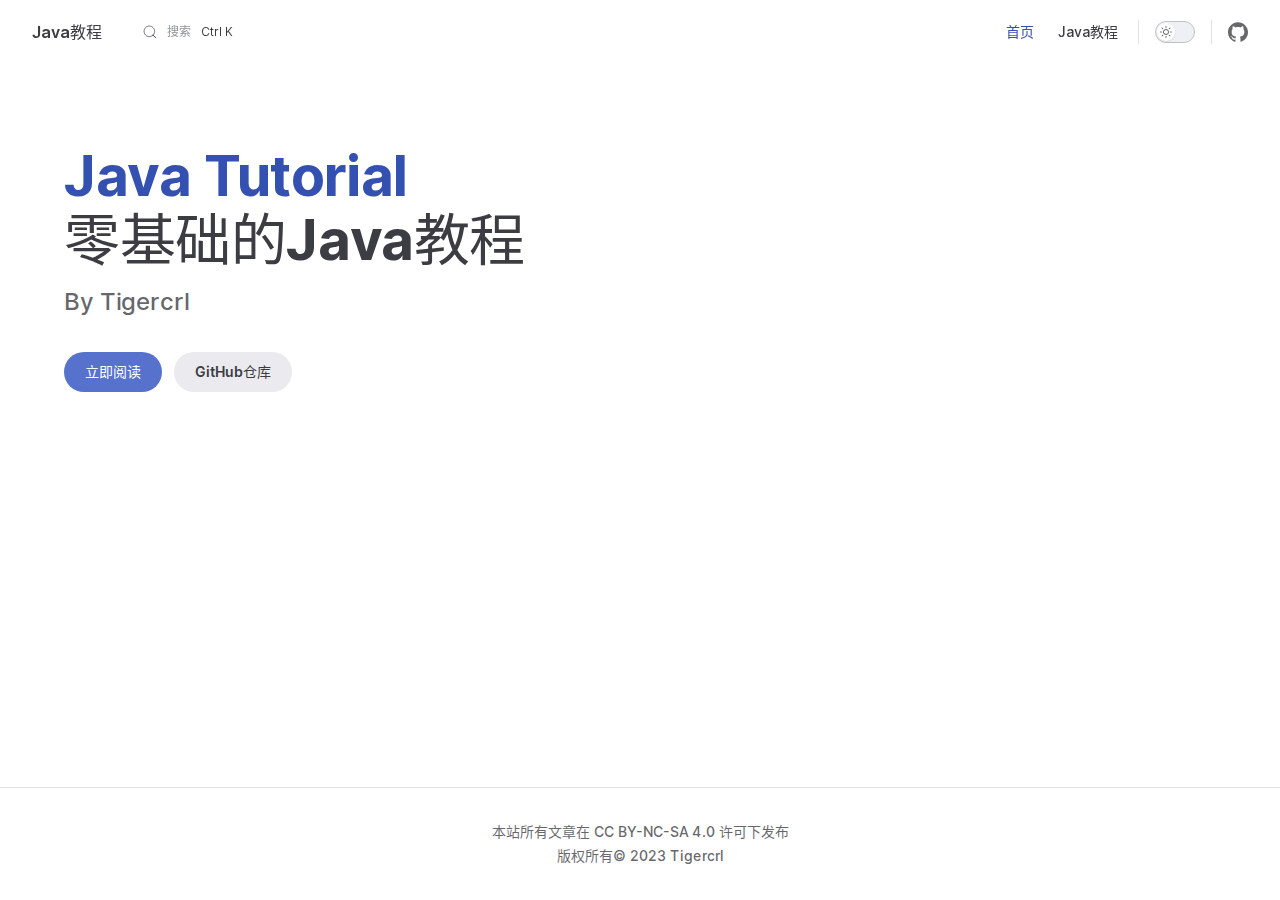
<file: index.html>
<!DOCTYPE html>
<html lang="zh-CN" dir="ltr">
  <head>
    <meta charset="utf-8">
    <meta name="viewport" content="width=device-width,initial-scale=1">
    <title>首页 | Java教程</title>
    <meta name="description" content="由Tigercrl编写">
    <link rel="preload stylesheet" href="/assets/style.0479b669.css" as="style">
    
    <script type="module" src="/assets/app.b3c30493.js"></script>
    <link rel="preload" href="/assets/inter-roman-latin.2ed14f66.woff2" as="font" type="font/woff2" crossorigin="">
    <link rel="modulepreload" href="/assets/chunks/framework.50dad69f.js">
    <link rel="modulepreload" href="/assets/chunks/theme.32e53571.js">
    <link rel="modulepreload" href="/assets/index.md.9ece1bc2.lean.js">
    <script id="check-dark-mode">(()=>{const e=localStorage.getItem("vitepress-theme-appearance")||"auto",a=window.matchMedia("(prefers-color-scheme: dark)").matches;(!e||e==="auto"?a:e==="dark")&&document.documentElement.classList.add("dark")})();</script>
    <script id="check-mac-os">document.documentElement.classList.toggle("mac",/Mac|iPhone|iPod|iPad/i.test(navigator.platform));</script>
    <script>import("/pagefind/pagefind.js").then(i=>{window.__pagefind__=i,i.init()}).catch(()=>{});</script>
  </head>
  <body><!--v-if--><!--teleport anchor-->
    <div id="app"><div class="Layout" data-v-37e36578><!--[--><!--]--><!--[--><span tabindex="-1" data-v-1430a01e></span><a href="#VPContent" class="VPSkipLink visually-hidden" data-v-1430a01e> Skip to content </a><!--]--><!----><header class="VPNav" data-v-37e36578 data-v-1a5b3c3b><div class="VPNavBar top" data-v-1a5b3c3b data-v-6d896864><div class="container" data-v-6d896864><div class="title" data-v-6d896864><div class="VPNavBarTitle" data-v-6d896864 data-v-ab3d9885><a class="title" href="/" data-v-ab3d9885><!--[--><!--]--><!----><!--[-->Java教程<!--]--><!--[--><!--]--></a></div></div><div class="content" data-v-6d896864><div class="curtain" data-v-6d896864></div><div class="content-body" data-v-6d896864><!--[--><!--]--><div class="blog-search search" data-pagefind-ignore="all" data-v-6d896864 style="--7ff6f380:1;" data-v-eef4691b><div class="nav-search-btn-wait" data-v-eef4691b><svg width="14" height="14" viewBox="0 0 20 20" data-v-eef4691b><path d="M14.386 14.386l4.0877 4.0877-4.0877-4.0877c-2.9418 2.9419-7.7115 2.9419-10.6533 0-2.9419-2.9418-2.9419-7.7115 0-10.6533 2.9418-2.9419 7.7115-2.9419 10.6533 0 2.9419 2.9418 2.9419 7.7115 0 10.6533z" stroke="currentColor" fill="none" fill-rule="evenodd" stroke-linecap="round" stroke-linejoin="round" data-v-eef4691b></path></svg><span class="search-tip" data-v-eef4691b>搜索</span><span class="metaKey" data-v-eef4691b> K </span></div><!--teleport start--><!--teleport end--></div><nav aria-labelledby="main-nav-aria-label" class="VPNavBarMenu menu" data-v-6d896864 data-v-2e0cc764><span id="main-nav-aria-label" class="visually-hidden" data-v-2e0cc764>Main Navigation</span><!--[--><!--[--><a class="VPLink link VPNavBarMenuLink active" href="/" tabindex="0" data-v-2e0cc764 data-v-4356950d><!--[--><span data-v-4356950d>首页</span><!--]--></a><!--]--><!--[--><a class="VPLink link VPNavBarMenuLink" href="/tutorial/1-1-%E4%BB%80%E4%B9%88%E6%98%AFJava.html" tabindex="0" data-v-2e0cc764 data-v-4356950d><!--[--><span data-v-4356950d>Java教程</span><!--]--></a><!--]--><!--]--></nav><!----><div class="VPNavBarAppearance appearance" data-v-6d896864 data-v-b2a3697c><button class="VPSwitch VPSwitchAppearance" type="button" role="switch" title="toggle dark mode" aria-checked="false" data-v-b2a3697c data-v-4ea6fdd9 data-v-4782ba8a><span class="check" data-v-4782ba8a><span class="icon" data-v-4782ba8a><!--[--><svg xmlns="http://www.w3.org/2000/svg" aria-hidden="true" focusable="false" viewbox="0 0 24 24" class="sun" data-v-4ea6fdd9><path d="M12,18c-3.3,0-6-2.7-6-6s2.7-6,6-6s6,2.7,6,6S15.3,18,12,18zM12,8c-2.2,0-4,1.8-4,4c0,2.2,1.8,4,4,4c2.2,0,4-1.8,4-4C16,9.8,14.2,8,12,8z"></path><path d="M12,4c-0.6,0-1-0.4-1-1V1c0-0.6,0.4-1,1-1s1,0.4,1,1v2C13,3.6,12.6,4,12,4z"></path><path d="M12,24c-0.6,0-1-0.4-1-1v-2c0-0.6,0.4-1,1-1s1,0.4,1,1v2C13,23.6,12.6,24,12,24z"></path><path d="M5.6,6.6c-0.3,0-0.5-0.1-0.7-0.3L3.5,4.9c-0.4-0.4-0.4-1,0-1.4s1-0.4,1.4,0l1.4,1.4c0.4,0.4,0.4,1,0,1.4C6.2,6.5,5.9,6.6,5.6,6.6z"></path><path d="M19.8,20.8c-0.3,0-0.5-0.1-0.7-0.3l-1.4-1.4c-0.4-0.4-0.4-1,0-1.4s1-0.4,1.4,0l1.4,1.4c0.4,0.4,0.4,1,0,1.4C20.3,20.7,20,20.8,19.8,20.8z"></path><path d="M3,13H1c-0.6,0-1-0.4-1-1s0.4-1,1-1h2c0.6,0,1,0.4,1,1S3.6,13,3,13z"></path><path d="M23,13h-2c-0.6,0-1-0.4-1-1s0.4-1,1-1h2c0.6,0,1,0.4,1,1S23.6,13,23,13z"></path><path d="M4.2,20.8c-0.3,0-0.5-0.1-0.7-0.3c-0.4-0.4-0.4-1,0-1.4l1.4-1.4c0.4-0.4,1-0.4,1.4,0s0.4,1,0,1.4l-1.4,1.4C4.7,20.7,4.5,20.8,4.2,20.8z"></path><path d="M18.4,6.6c-0.3,0-0.5-0.1-0.7-0.3c-0.4-0.4-0.4-1,0-1.4l1.4-1.4c0.4-0.4,1-0.4,1.4,0s0.4,1,0,1.4l-1.4,1.4C18.9,6.5,18.6,6.6,18.4,6.6z"></path></svg><svg xmlns="http://www.w3.org/2000/svg" aria-hidden="true" focusable="false" viewbox="0 0 24 24" class="moon" data-v-4ea6fdd9><path d="M12.1,22c-0.3,0-0.6,0-0.9,0c-5.5-0.5-9.5-5.4-9-10.9c0.4-4.8,4.2-8.6,9-9c0.4,0,0.8,0.2,1,0.5c0.2,0.3,0.2,0.8-0.1,1.1c-2,2.7-1.4,6.4,1.3,8.4c2.1,1.6,5,1.6,7.1,0c0.3-0.2,0.7-0.3,1.1-0.1c0.3,0.2,0.5,0.6,0.5,1c-0.2,2.7-1.5,5.1-3.6,6.8C16.6,21.2,14.4,22,12.1,22zM9.3,4.4c-2.9,1-5,3.6-5.2,6.8c-0.4,4.4,2.8,8.3,7.2,8.7c2.1,0.2,4.2-0.4,5.8-1.8c1.1-0.9,1.9-2.1,2.4-3.4c-2.5,0.9-5.3,0.5-7.5-1.1C9.2,11.4,8.1,7.7,9.3,4.4z"></path></svg><!--]--></span></span></button></div><div class="VPSocialLinks VPNavBarSocialLinks social-links" data-v-6d896864 data-v-3766c6b9 data-v-ea04a926><!--[--><a class="VPSocialLink no-icon" href="https://github.com/Tigercrl/java-tutorial" aria-label="github" target="_blank" rel="noopener" data-v-ea04a926 data-v-239a862f><svg role="img" viewBox="0 0 24 24" xmlns="http://www.w3.org/2000/svg"><title>GitHub</title><path d="M12 .297c-6.63 0-12 5.373-12 12 0 5.303 3.438 9.8 8.205 11.385.6.113.82-.258.82-.577 0-.285-.01-1.04-.015-2.04-3.338.724-4.042-1.61-4.042-1.61C4.422 18.07 3.633 17.7 3.633 17.7c-1.087-.744.084-.729.084-.729 1.205.084 1.838 1.236 1.838 1.236 1.07 1.835 2.809 1.305 3.495.998.108-.776.417-1.305.76-1.605-2.665-.3-5.466-1.332-5.466-5.93 0-1.31.465-2.38 1.235-3.22-.135-.303-.54-1.523.105-3.176 0 0 1.005-.322 3.3 1.23.96-.267 1.98-.399 3-.405 1.02.006 2.04.138 3 .405 2.28-1.552 3.285-1.23 3.285-1.23.645 1.653.24 2.873.12 3.176.765.84 1.23 1.91 1.23 3.22 0 4.61-2.805 5.625-5.475 5.92.42.36.81 1.096.81 2.22 0 1.606-.015 2.896-.015 3.286 0 .315.21.69.825.57C20.565 22.092 24 17.592 24 12.297c0-6.627-5.373-12-12-12"/></svg></a><!--]--></div><div class="VPFlyout VPNavBarExtra extra" data-v-6d896864 data-v-d8bb5d2f data-v-cc5aa40e><button type="button" class="button" aria-haspopup="true" aria-expanded="false" aria-label="extra navigation" data-v-cc5aa40e><svg xmlns="http://www.w3.org/2000/svg" aria-hidden="true" focusable="false" viewbox="0 0 24 24" class="icon" data-v-cc5aa40e><circle cx="12" cy="12" r="2"></circle><circle cx="19" cy="12" r="2"></circle><circle cx="5" cy="12" r="2"></circle></svg></button><div class="menu" data-v-cc5aa40e><div class="VPMenu" data-v-cc5aa40e data-v-55063efe><!----><!--[--><!--[--><!----><div class="group" data-v-d8bb5d2f><div class="item appearance" data-v-d8bb5d2f><p class="label" data-v-d8bb5d2f>外观</p><div class="appearance-action" data-v-d8bb5d2f><button class="VPSwitch VPSwitchAppearance" type="button" role="switch" title="toggle dark mode" aria-checked="false" data-v-d8bb5d2f data-v-4ea6fdd9 data-v-4782ba8a><span class="check" data-v-4782ba8a><span class="icon" data-v-4782ba8a><!--[--><svg xmlns="http://www.w3.org/2000/svg" aria-hidden="true" focusable="false" viewbox="0 0 24 24" class="sun" data-v-4ea6fdd9><path d="M12,18c-3.3,0-6-2.7-6-6s2.7-6,6-6s6,2.7,6,6S15.3,18,12,18zM12,8c-2.2,0-4,1.8-4,4c0,2.2,1.8,4,4,4c2.2,0,4-1.8,4-4C16,9.8,14.2,8,12,8z"></path><path d="M12,4c-0.6,0-1-0.4-1-1V1c0-0.6,0.4-1,1-1s1,0.4,1,1v2C13,3.6,12.6,4,12,4z"></path><path d="M12,24c-0.6,0-1-0.4-1-1v-2c0-0.6,0.4-1,1-1s1,0.4,1,1v2C13,23.6,12.6,24,12,24z"></path><path d="M5.6,6.6c-0.3,0-0.5-0.1-0.7-0.3L3.5,4.9c-0.4-0.4-0.4-1,0-1.4s1-0.4,1.4,0l1.4,1.4c0.4,0.4,0.4,1,0,1.4C6.2,6.5,5.9,6.6,5.6,6.6z"></path><path d="M19.8,20.8c-0.3,0-0.5-0.1-0.7-0.3l-1.4-1.4c-0.4-0.4-0.4-1,0-1.4s1-0.4,1.4,0l1.4,1.4c0.4,0.4,0.4,1,0,1.4C20.3,20.7,20,20.8,19.8,20.8z"></path><path d="M3,13H1c-0.6,0-1-0.4-1-1s0.4-1,1-1h2c0.6,0,1,0.4,1,1S3.6,13,3,13z"></path><path d="M23,13h-2c-0.6,0-1-0.4-1-1s0.4-1,1-1h2c0.6,0,1,0.4,1,1S23.6,13,23,13z"></path><path d="M4.2,20.8c-0.3,0-0.5-0.1-0.7-0.3c-0.4-0.4-0.4-1,0-1.4l1.4-1.4c0.4-0.4,1-0.4,1.4,0s0.4,1,0,1.4l-1.4,1.4C4.7,20.7,4.5,20.8,4.2,20.8z"></path><path d="M18.4,6.6c-0.3,0-0.5-0.1-0.7-0.3c-0.4-0.4-0.4-1,0-1.4l1.4-1.4c0.4-0.4,1-0.4,1.4,0s0.4,1,0,1.4l-1.4,1.4C18.9,6.5,18.6,6.6,18.4,6.6z"></path></svg><svg xmlns="http://www.w3.org/2000/svg" aria-hidden="true" focusable="false" viewbox="0 0 24 24" class="moon" data-v-4ea6fdd9><path d="M12.1,22c-0.3,0-0.6,0-0.9,0c-5.5-0.5-9.5-5.4-9-10.9c0.4-4.8,4.2-8.6,9-9c0.4,0,0.8,0.2,1,0.5c0.2,0.3,0.2,0.8-0.1,1.1c-2,2.7-1.4,6.4,1.3,8.4c2.1,1.6,5,1.6,7.1,0c0.3-0.2,0.7-0.3,1.1-0.1c0.3,0.2,0.5,0.6,0.5,1c-0.2,2.7-1.5,5.1-3.6,6.8C16.6,21.2,14.4,22,12.1,22zM9.3,4.4c-2.9,1-5,3.6-5.2,6.8c-0.4,4.4,2.8,8.3,7.2,8.7c2.1,0.2,4.2-0.4,5.8-1.8c1.1-0.9,1.9-2.1,2.4-3.4c-2.5,0.9-5.3,0.5-7.5-1.1C9.2,11.4,8.1,7.7,9.3,4.4z"></path></svg><!--]--></span></span></button></div></div></div><div class="group" data-v-d8bb5d2f><div class="item social-links" data-v-d8bb5d2f><div class="VPSocialLinks social-links-list" data-v-d8bb5d2f data-v-ea04a926><!--[--><a class="VPSocialLink no-icon" href="https://github.com/Tigercrl/java-tutorial" aria-label="github" target="_blank" rel="noopener" data-v-ea04a926 data-v-239a862f><svg role="img" viewBox="0 0 24 24" xmlns="http://www.w3.org/2000/svg"><title>GitHub</title><path d="M12 .297c-6.63 0-12 5.373-12 12 0 5.303 3.438 9.8 8.205 11.385.6.113.82-.258.82-.577 0-.285-.01-1.04-.015-2.04-3.338.724-4.042-1.61-4.042-1.61C4.422 18.07 3.633 17.7 3.633 17.7c-1.087-.744.084-.729.084-.729 1.205.084 1.838 1.236 1.838 1.236 1.07 1.835 2.809 1.305 3.495.998.108-.776.417-1.305.76-1.605-2.665-.3-5.466-1.332-5.466-5.93 0-1.31.465-2.38 1.235-3.22-.135-.303-.54-1.523.105-3.176 0 0 1.005-.322 3.3 1.23.96-.267 1.98-.399 3-.405 1.02.006 2.04.138 3 .405 2.28-1.552 3.285-1.23 3.285-1.23.645 1.653.24 2.873.12 3.176.765.84 1.23 1.91 1.23 3.22 0 4.61-2.805 5.625-5.475 5.92.42.36.81 1.096.81 2.22 0 1.606-.015 2.896-.015 3.286 0 .315.21.69.825.57C20.565 22.092 24 17.592 24 12.297c0-6.627-5.373-12-12-12"/></svg></a><!--]--></div></div></div><!--]--><!--]--></div></div></div><!--[--><!--]--><button type="button" class="VPNavBarHamburger hamburger" aria-label="mobile navigation" aria-expanded="false" aria-controls="VPNavScreen" data-v-6d896864 data-v-ef306079><span class="container" data-v-ef306079><span class="top" data-v-ef306079></span><span class="middle" data-v-ef306079></span><span class="bottom" data-v-ef306079></span></span></button></div></div></div></div><!----></header><!----><!----><div class="VPContent is-home" id="VPContent" data-pagefind-body data-v-37e36578 data-v-8033e20d><div class="VPHome" data-v-8033e20d data-v-73c8ad49><!--[--><!--]--><div class="VPHero VPHomeHero" data-v-73c8ad49 data-v-aa4a3ecd><div class="container" data-v-aa4a3ecd><div class="main" data-v-aa4a3ecd><!--[--><h1 class="name" data-v-aa4a3ecd><span class="clip" data-v-aa4a3ecd>Java Tutorial</span></h1><p class="text" data-v-aa4a3ecd>零基础的Java教程</p><p class="tagline" data-v-aa4a3ecd>By Tigercrl</p><!--]--><div class="actions" data-v-aa4a3ecd><!--[--><div class="action" data-v-aa4a3ecd><a class="VPButton medium brand" href="/tutorial/1-1-%E4%BB%80%E4%B9%88%E6%98%AFJava.html" data-v-aa4a3ecd data-v-80383c64>立即阅读</a></div><div class="action" data-v-aa4a3ecd><a class="VPButton medium alt" href="https://github.com/Tigercrl/java-tutorial" target="_blank" rel="noreferrer" data-v-aa4a3ecd data-v-80383c64>GitHub仓库</a></div><!--]--></div></div><!----></div></div><!--[--><!--]--><!--[--><!--]--><!----><!--[--><!--]--><div style="position:relative;" data-v-73c8ad49><div></div></div></div></div><footer class="VPFooter" data-v-37e36578 data-v-33ccc633><div class="container" data-v-33ccc633><p class="message" data-v-33ccc633>本站所有文章在 <a href="https://creativecommons.org/licenses/by-nc-sa/4.0/legalcode.zh-hans">CC BY-NC-SA 4.0</a> 许可下发布</p><p class="copyright" data-v-33ccc633>版权所有© 2023 Tigercrl</p></div></footer><!--[--><!--]--></div></div>
    <script>window.__VP_HASH_MAP__=JSON.parse("{\"tutorial_1-2-java程序是如何运行的.md\":\"46304417\",\"tutorial_1-1-什么是java.md\":\"45e27b57\",\"index.md\":\"9ece1bc2\",\"markdown-examples.md\":\"12bf20ba\",\"tutorial_1-3-开发环境配置.md\":\"f9aa82eb\"}");window.__VP_SITE_DATA__=JSON.parse("{\"lang\":\"zh-CN\",\"dir\":\"ltr\",\"title\":\"Java教程\",\"description\":\"由Tigercrl编写\",\"base\":\"/\",\"head\":[],\"appearance\":true,\"themeConfig\":{\"nav\":[{\"text\":\"首页\",\"link\":\"/\"},{\"text\":\"Java教程\",\"link\":\"/tutorial/1-1-什么是Java\"}],\"sidebar\":[{\"text\":\"第一章 · 初识Java\",\"items\":[{\"text\":\"1.1 什么是Java\",\"link\":\"/tutorial/1-1-什么是Java\"},{\"text\":\"1.2 Java程序是如何运行的\",\"link\":\"/tutorial/1-2-Java程序是如何运行的\"},{\"text\":\"1.3 开发环境配置\",\"link\":\"/tutorial/1-3-开发环境配置\"}]}],\"socialLinks\":[{\"icon\":\"github\",\"link\":\"https://github.com/Tigercrl/java-tutorial\"}],\"footer\":{\"message\":\"本站所有文章在 <a href=\\\"https://creativecommons.org/licenses/by-nc-sa/4.0/legalcode.zh-hans\\\">CC BY-NC-SA 4.0</a> 许可下发布\",\"copyright\":\"版权所有© 2023 Tigercrl\"},\"lastUpdated\":{\"text\":\"更新于\",\"formatOptions\":{\"dateStyle\":\"full\",\"timeStyle\":\"medium\"}},\"docFooter\":{\"prev\":\"上一页\",\"next\":\"下一页\"},\"darkModeSwitchLabel\":\"外观\",\"sidebarMenuLabel\":\"菜单\",\"returnToTopLabel\":\"返回顶部\"},\"locales\":{},\"scrollOffset\":90,\"cleanUrls\":false}");</script>
    
  </body>
</html>
</file>
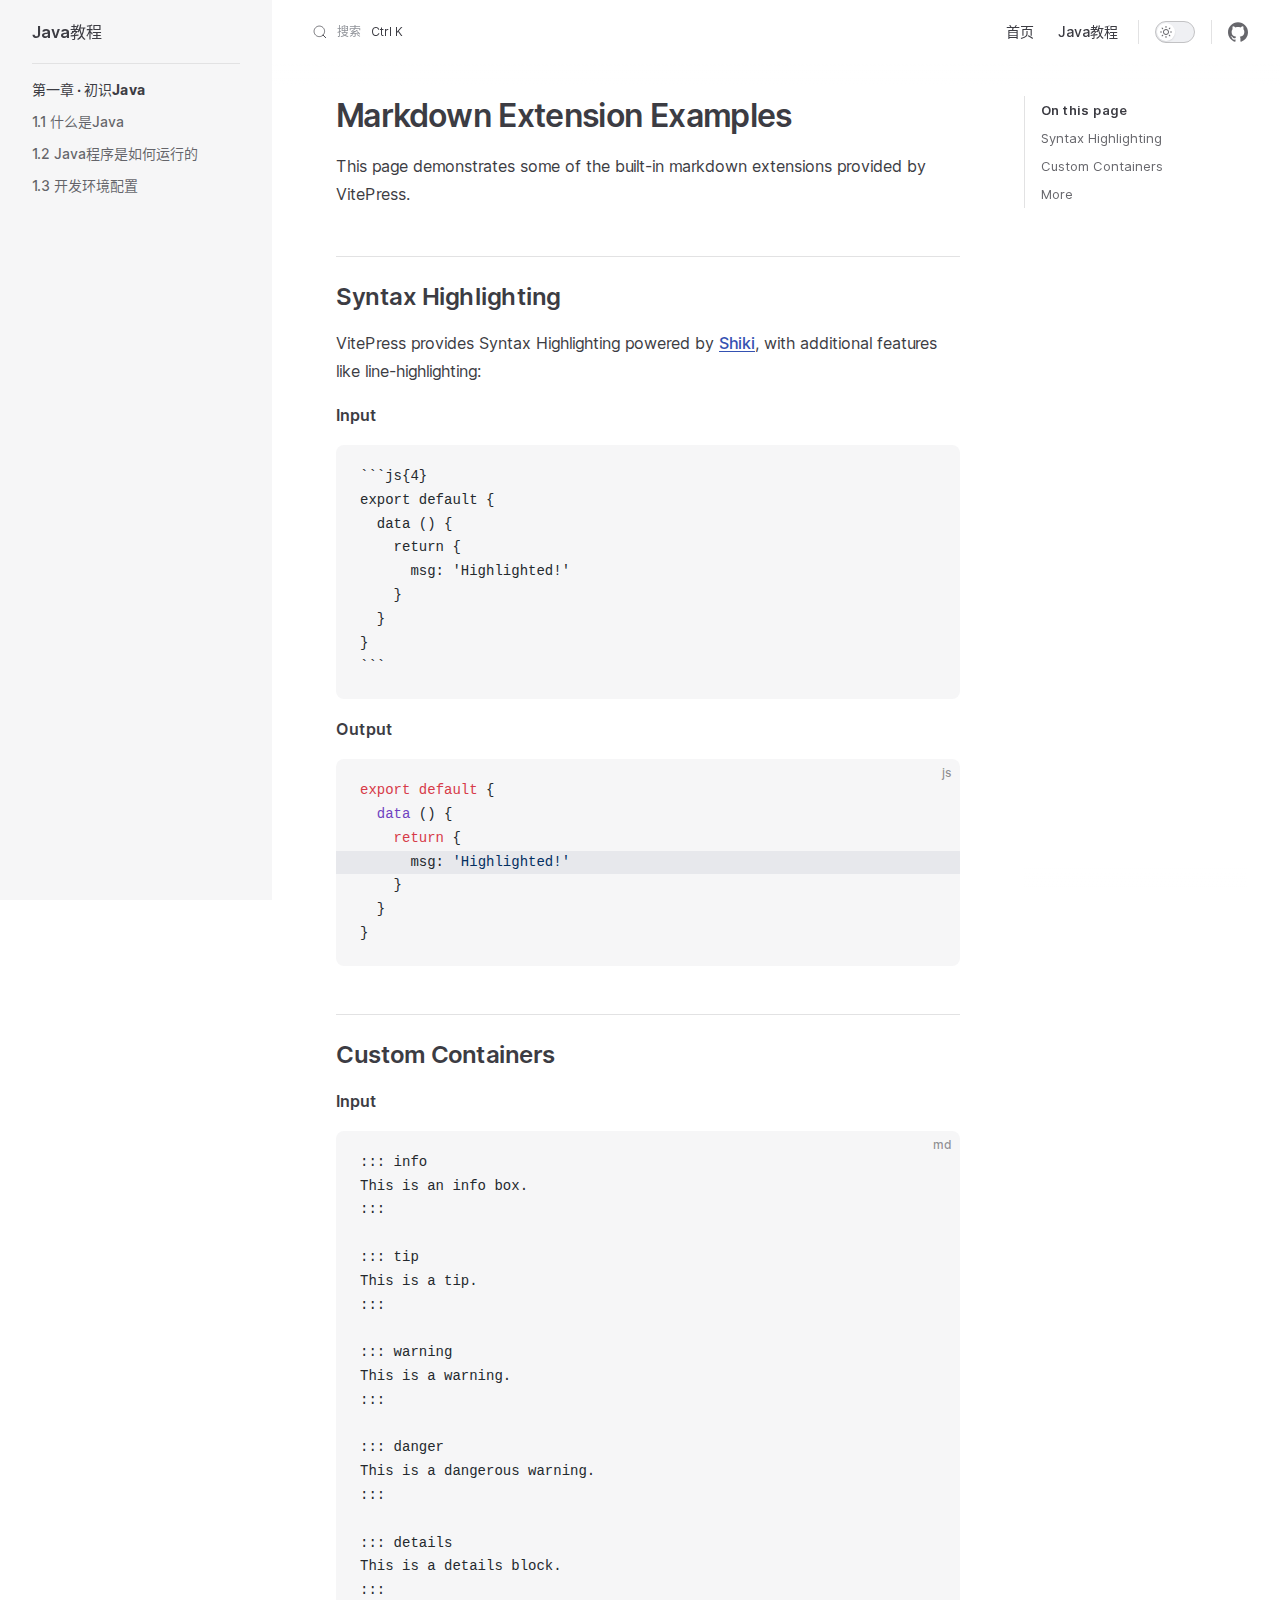
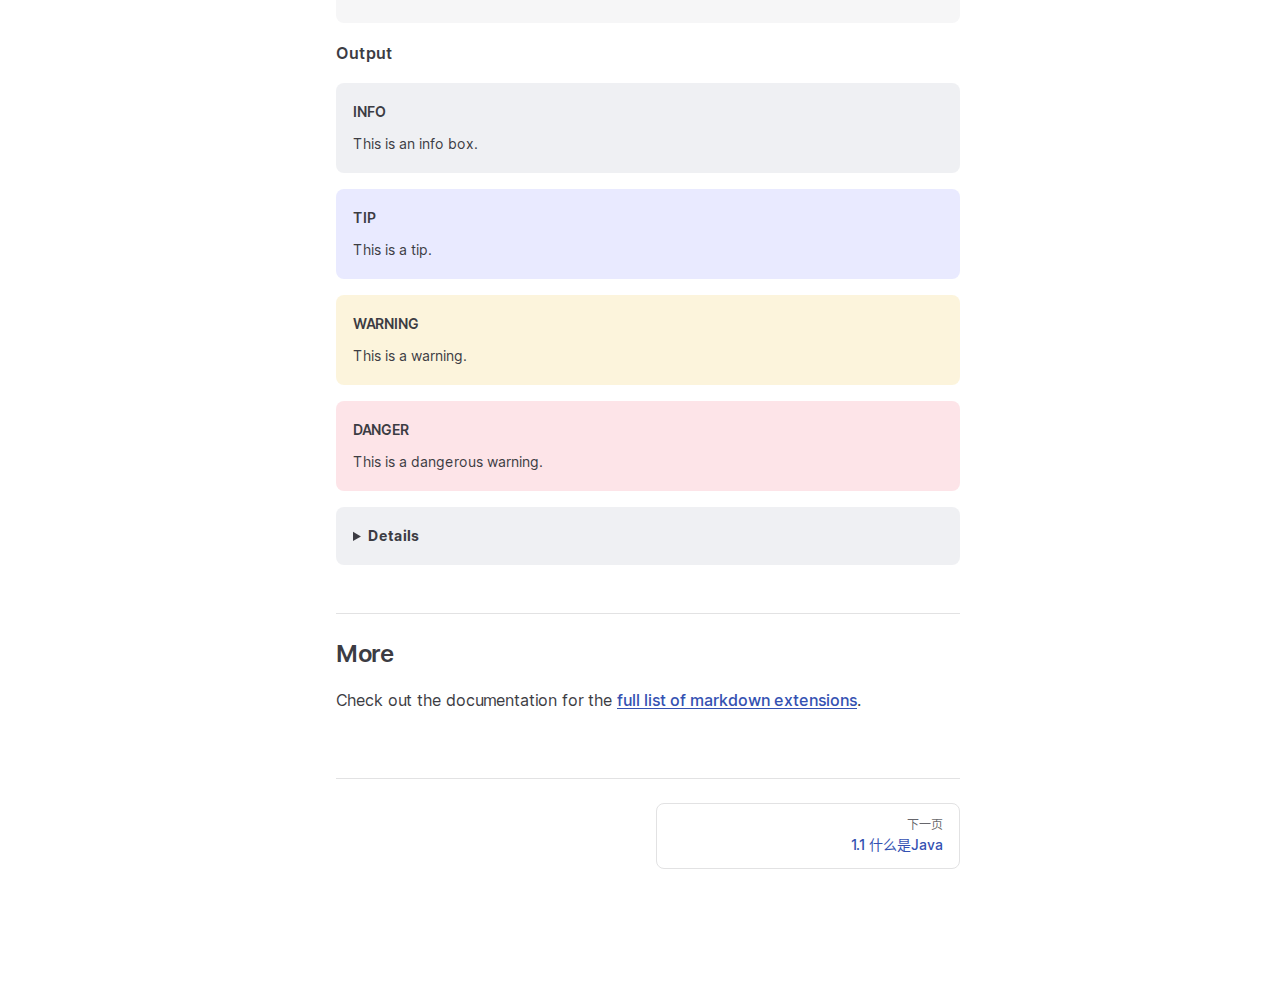
<file: markdown-examples.html>
<!DOCTYPE html>
<html lang="zh-CN" dir="ltr">
  <head>
    <meta charset="utf-8">
    <meta name="viewport" content="width=device-width,initial-scale=1">
    <title>Markdown Extension Examples | Java教程</title>
    <meta name="description" content="由Tigercrl编写">
    <link rel="preload stylesheet" href="/assets/style.0479b669.css" as="style">
    
    <script type="module" src="/assets/app.b3c30493.js"></script>
    <link rel="preload" href="/assets/inter-roman-latin.2ed14f66.woff2" as="font" type="font/woff2" crossorigin="">
    <link rel="modulepreload" href="/assets/chunks/framework.50dad69f.js">
    <link rel="modulepreload" href="/assets/chunks/theme.32e53571.js">
    <link rel="modulepreload" href="/assets/markdown-examples.md.12bf20ba.lean.js">
    <script id="check-dark-mode">(()=>{const e=localStorage.getItem("vitepress-theme-appearance")||"auto",a=window.matchMedia("(prefers-color-scheme: dark)").matches;(!e||e==="auto"?a:e==="dark")&&document.documentElement.classList.add("dark")})();</script>
    <script id="check-mac-os">document.documentElement.classList.toggle("mac",/Mac|iPhone|iPod|iPad/i.test(navigator.platform));</script>
    <script>import("/pagefind/pagefind.js").then(i=>{window.__pagefind__=i,i.init()}).catch(()=>{});</script>
  </head>
  <body><!--v-if--><!--teleport anchor-->
    <div id="app"><div class="Layout" data-v-37e36578><!--[--><!--]--><!--[--><span tabindex="-1" data-v-1430a01e></span><a href="#VPContent" class="VPSkipLink visually-hidden" data-v-1430a01e> Skip to content </a><!--]--><!----><header class="VPNav" data-v-37e36578 data-v-1a5b3c3b><div class="VPNavBar has-sidebar" data-v-1a5b3c3b data-v-6d896864><div class="container" data-v-6d896864><div class="title" data-v-6d896864><div class="VPNavBarTitle has-sidebar" data-v-6d896864 data-v-ab3d9885><a class="title" href="/" data-v-ab3d9885><!--[--><!--]--><!----><!--[-->Java教程<!--]--><!--[--><!--]--></a></div></div><div class="content" data-v-6d896864><div class="curtain" data-v-6d896864></div><div class="content-body" data-v-6d896864><!--[--><!--]--><div class="blog-search search" data-pagefind-ignore="all" data-v-6d896864 style="--7ff6f380:1;" data-v-eef4691b><div class="nav-search-btn-wait" data-v-eef4691b><svg width="14" height="14" viewBox="0 0 20 20" data-v-eef4691b><path d="M14.386 14.386l4.0877 4.0877-4.0877-4.0877c-2.9418 2.9419-7.7115 2.9419-10.6533 0-2.9419-2.9418-2.9419-7.7115 0-10.6533 2.9418-2.9419 7.7115-2.9419 10.6533 0 2.9419 2.9418 2.9419 7.7115 0 10.6533z" stroke="currentColor" fill="none" fill-rule="evenodd" stroke-linecap="round" stroke-linejoin="round" data-v-eef4691b></path></svg><span class="search-tip" data-v-eef4691b>搜索</span><span class="metaKey" data-v-eef4691b> K </span></div><!--teleport start--><!--teleport end--></div><nav aria-labelledby="main-nav-aria-label" class="VPNavBarMenu menu" data-v-6d896864 data-v-2e0cc764><span id="main-nav-aria-label" class="visually-hidden" data-v-2e0cc764>Main Navigation</span><!--[--><!--[--><a class="VPLink link VPNavBarMenuLink" href="/" tabindex="0" data-v-2e0cc764 data-v-4356950d><!--[--><span data-v-4356950d>首页</span><!--]--></a><!--]--><!--[--><a class="VPLink link VPNavBarMenuLink" href="/tutorial/1-1-%E4%BB%80%E4%B9%88%E6%98%AFJava.html" tabindex="0" data-v-2e0cc764 data-v-4356950d><!--[--><span data-v-4356950d>Java教程</span><!--]--></a><!--]--><!--]--></nav><!----><div class="VPNavBarAppearance appearance" data-v-6d896864 data-v-b2a3697c><button class="VPSwitch VPSwitchAppearance" type="button" role="switch" title="toggle dark mode" aria-checked="false" data-v-b2a3697c data-v-4ea6fdd9 data-v-4782ba8a><span class="check" data-v-4782ba8a><span class="icon" data-v-4782ba8a><!--[--><svg xmlns="http://www.w3.org/2000/svg" aria-hidden="true" focusable="false" viewbox="0 0 24 24" class="sun" data-v-4ea6fdd9><path d="M12,18c-3.3,0-6-2.7-6-6s2.7-6,6-6s6,2.7,6,6S15.3,18,12,18zM12,8c-2.2,0-4,1.8-4,4c0,2.2,1.8,4,4,4c2.2,0,4-1.8,4-4C16,9.8,14.2,8,12,8z"></path><path d="M12,4c-0.6,0-1-0.4-1-1V1c0-0.6,0.4-1,1-1s1,0.4,1,1v2C13,3.6,12.6,4,12,4z"></path><path d="M12,24c-0.6,0-1-0.4-1-1v-2c0-0.6,0.4-1,1-1s1,0.4,1,1v2C13,23.6,12.6,24,12,24z"></path><path d="M5.6,6.6c-0.3,0-0.5-0.1-0.7-0.3L3.5,4.9c-0.4-0.4-0.4-1,0-1.4s1-0.4,1.4,0l1.4,1.4c0.4,0.4,0.4,1,0,1.4C6.2,6.5,5.9,6.6,5.6,6.6z"></path><path d="M19.8,20.8c-0.3,0-0.5-0.1-0.7-0.3l-1.4-1.4c-0.4-0.4-0.4-1,0-1.4s1-0.4,1.4,0l1.4,1.4c0.4,0.4,0.4,1,0,1.4C20.3,20.7,20,20.8,19.8,20.8z"></path><path d="M3,13H1c-0.6,0-1-0.4-1-1s0.4-1,1-1h2c0.6,0,1,0.4,1,1S3.6,13,3,13z"></path><path d="M23,13h-2c-0.6,0-1-0.4-1-1s0.4-1,1-1h2c0.6,0,1,0.4,1,1S23.6,13,23,13z"></path><path d="M4.2,20.8c-0.3,0-0.5-0.1-0.7-0.3c-0.4-0.4-0.4-1,0-1.4l1.4-1.4c0.4-0.4,1-0.4,1.4,0s0.4,1,0,1.4l-1.4,1.4C4.7,20.7,4.5,20.8,4.2,20.8z"></path><path d="M18.4,6.6c-0.3,0-0.5-0.1-0.7-0.3c-0.4-0.4-0.4-1,0-1.4l1.4-1.4c0.4-0.4,1-0.4,1.4,0s0.4,1,0,1.4l-1.4,1.4C18.9,6.5,18.6,6.6,18.4,6.6z"></path></svg><svg xmlns="http://www.w3.org/2000/svg" aria-hidden="true" focusable="false" viewbox="0 0 24 24" class="moon" data-v-4ea6fdd9><path d="M12.1,22c-0.3,0-0.6,0-0.9,0c-5.5-0.5-9.5-5.4-9-10.9c0.4-4.8,4.2-8.6,9-9c0.4,0,0.8,0.2,1,0.5c0.2,0.3,0.2,0.8-0.1,1.1c-2,2.7-1.4,6.4,1.3,8.4c2.1,1.6,5,1.6,7.1,0c0.3-0.2,0.7-0.3,1.1-0.1c0.3,0.2,0.5,0.6,0.5,1c-0.2,2.7-1.5,5.1-3.6,6.8C16.6,21.2,14.4,22,12.1,22zM9.3,4.4c-2.9,1-5,3.6-5.2,6.8c-0.4,4.4,2.8,8.3,7.2,8.7c2.1,0.2,4.2-0.4,5.8-1.8c1.1-0.9,1.9-2.1,2.4-3.4c-2.5,0.9-5.3,0.5-7.5-1.1C9.2,11.4,8.1,7.7,9.3,4.4z"></path></svg><!--]--></span></span></button></div><div class="VPSocialLinks VPNavBarSocialLinks social-links" data-v-6d896864 data-v-3766c6b9 data-v-ea04a926><!--[--><a class="VPSocialLink no-icon" href="https://github.com/Tigercrl/java-tutorial" aria-label="github" target="_blank" rel="noopener" data-v-ea04a926 data-v-239a862f><svg role="img" viewBox="0 0 24 24" xmlns="http://www.w3.org/2000/svg"><title>GitHub</title><path d="M12 .297c-6.63 0-12 5.373-12 12 0 5.303 3.438 9.8 8.205 11.385.6.113.82-.258.82-.577 0-.285-.01-1.04-.015-2.04-3.338.724-4.042-1.61-4.042-1.61C4.422 18.07 3.633 17.7 3.633 17.7c-1.087-.744.084-.729.084-.729 1.205.084 1.838 1.236 1.838 1.236 1.07 1.835 2.809 1.305 3.495.998.108-.776.417-1.305.76-1.605-2.665-.3-5.466-1.332-5.466-5.93 0-1.31.465-2.38 1.235-3.22-.135-.303-.54-1.523.105-3.176 0 0 1.005-.322 3.3 1.23.96-.267 1.98-.399 3-.405 1.02.006 2.04.138 3 .405 2.28-1.552 3.285-1.23 3.285-1.23.645 1.653.24 2.873.12 3.176.765.84 1.23 1.91 1.23 3.22 0 4.61-2.805 5.625-5.475 5.92.42.36.81 1.096.81 2.22 0 1.606-.015 2.896-.015 3.286 0 .315.21.69.825.57C20.565 22.092 24 17.592 24 12.297c0-6.627-5.373-12-12-12"/></svg></a><!--]--></div><div class="VPFlyout VPNavBarExtra extra" data-v-6d896864 data-v-d8bb5d2f data-v-cc5aa40e><button type="button" class="button" aria-haspopup="true" aria-expanded="false" aria-label="extra navigation" data-v-cc5aa40e><svg xmlns="http://www.w3.org/2000/svg" aria-hidden="true" focusable="false" viewbox="0 0 24 24" class="icon" data-v-cc5aa40e><circle cx="12" cy="12" r="2"></circle><circle cx="19" cy="12" r="2"></circle><circle cx="5" cy="12" r="2"></circle></svg></button><div class="menu" data-v-cc5aa40e><div class="VPMenu" data-v-cc5aa40e data-v-55063efe><!----><!--[--><!--[--><!----><div class="group" data-v-d8bb5d2f><div class="item appearance" data-v-d8bb5d2f><p class="label" data-v-d8bb5d2f>外观</p><div class="appearance-action" data-v-d8bb5d2f><button class="VPSwitch VPSwitchAppearance" type="button" role="switch" title="toggle dark mode" aria-checked="false" data-v-d8bb5d2f data-v-4ea6fdd9 data-v-4782ba8a><span class="check" data-v-4782ba8a><span class="icon" data-v-4782ba8a><!--[--><svg xmlns="http://www.w3.org/2000/svg" aria-hidden="true" focusable="false" viewbox="0 0 24 24" class="sun" data-v-4ea6fdd9><path d="M12,18c-3.3,0-6-2.7-6-6s2.7-6,6-6s6,2.7,6,6S15.3,18,12,18zM12,8c-2.2,0-4,1.8-4,4c0,2.2,1.8,4,4,4c2.2,0,4-1.8,4-4C16,9.8,14.2,8,12,8z"></path><path d="M12,4c-0.6,0-1-0.4-1-1V1c0-0.6,0.4-1,1-1s1,0.4,1,1v2C13,3.6,12.6,4,12,4z"></path><path d="M12,24c-0.6,0-1-0.4-1-1v-2c0-0.6,0.4-1,1-1s1,0.4,1,1v2C13,23.6,12.6,24,12,24z"></path><path d="M5.6,6.6c-0.3,0-0.5-0.1-0.7-0.3L3.5,4.9c-0.4-0.4-0.4-1,0-1.4s1-0.4,1.4,0l1.4,1.4c0.4,0.4,0.4,1,0,1.4C6.2,6.5,5.9,6.6,5.6,6.6z"></path><path d="M19.8,20.8c-0.3,0-0.5-0.1-0.7-0.3l-1.4-1.4c-0.4-0.4-0.4-1,0-1.4s1-0.4,1.4,0l1.4,1.4c0.4,0.4,0.4,1,0,1.4C20.3,20.7,20,20.8,19.8,20.8z"></path><path d="M3,13H1c-0.6,0-1-0.4-1-1s0.4-1,1-1h2c0.6,0,1,0.4,1,1S3.6,13,3,13z"></path><path d="M23,13h-2c-0.6,0-1-0.4-1-1s0.4-1,1-1h2c0.6,0,1,0.4,1,1S23.6,13,23,13z"></path><path d="M4.2,20.8c-0.3,0-0.5-0.1-0.7-0.3c-0.4-0.4-0.4-1,0-1.4l1.4-1.4c0.4-0.4,1-0.4,1.4,0s0.4,1,0,1.4l-1.4,1.4C4.7,20.7,4.5,20.8,4.2,20.8z"></path><path d="M18.4,6.6c-0.3,0-0.5-0.1-0.7-0.3c-0.4-0.4-0.4-1,0-1.4l1.4-1.4c0.4-0.4,1-0.4,1.4,0s0.4,1,0,1.4l-1.4,1.4C18.9,6.5,18.6,6.6,18.4,6.6z"></path></svg><svg xmlns="http://www.w3.org/2000/svg" aria-hidden="true" focusable="false" viewbox="0 0 24 24" class="moon" data-v-4ea6fdd9><path d="M12.1,22c-0.3,0-0.6,0-0.9,0c-5.5-0.5-9.5-5.4-9-10.9c0.4-4.8,4.2-8.6,9-9c0.4,0,0.8,0.2,1,0.5c0.2,0.3,0.2,0.8-0.1,1.1c-2,2.7-1.4,6.4,1.3,8.4c2.1,1.6,5,1.6,7.1,0c0.3-0.2,0.7-0.3,1.1-0.1c0.3,0.2,0.5,0.6,0.5,1c-0.2,2.7-1.5,5.1-3.6,6.8C16.6,21.2,14.4,22,12.1,22zM9.3,4.4c-2.9,1-5,3.6-5.2,6.8c-0.4,4.4,2.8,8.3,7.2,8.7c2.1,0.2,4.2-0.4,5.8-1.8c1.1-0.9,1.9-2.1,2.4-3.4c-2.5,0.9-5.3,0.5-7.5-1.1C9.2,11.4,8.1,7.7,9.3,4.4z"></path></svg><!--]--></span></span></button></div></div></div><div class="group" data-v-d8bb5d2f><div class="item social-links" data-v-d8bb5d2f><div class="VPSocialLinks social-links-list" data-v-d8bb5d2f data-v-ea04a926><!--[--><a class="VPSocialLink no-icon" href="https://github.com/Tigercrl/java-tutorial" aria-label="github" target="_blank" rel="noopener" data-v-ea04a926 data-v-239a862f><svg role="img" viewBox="0 0 24 24" xmlns="http://www.w3.org/2000/svg"><title>GitHub</title><path d="M12 .297c-6.63 0-12 5.373-12 12 0 5.303 3.438 9.8 8.205 11.385.6.113.82-.258.82-.577 0-.285-.01-1.04-.015-2.04-3.338.724-4.042-1.61-4.042-1.61C4.422 18.07 3.633 17.7 3.633 17.7c-1.087-.744.084-.729.084-.729 1.205.084 1.838 1.236 1.838 1.236 1.07 1.835 2.809 1.305 3.495.998.108-.776.417-1.305.76-1.605-2.665-.3-5.466-1.332-5.466-5.93 0-1.31.465-2.38 1.235-3.22-.135-.303-.54-1.523.105-3.176 0 0 1.005-.322 3.3 1.23.96-.267 1.98-.399 3-.405 1.02.006 2.04.138 3 .405 2.28-1.552 3.285-1.23 3.285-1.23.645 1.653.24 2.873.12 3.176.765.84 1.23 1.91 1.23 3.22 0 4.61-2.805 5.625-5.475 5.92.42.36.81 1.096.81 2.22 0 1.606-.015 2.896-.015 3.286 0 .315.21.69.825.57C20.565 22.092 24 17.592 24 12.297c0-6.627-5.373-12-12-12"/></svg></a><!--]--></div></div></div><!--]--><!--]--></div></div></div><!--[--><!--]--><button type="button" class="VPNavBarHamburger hamburger" aria-label="mobile navigation" aria-expanded="false" aria-controls="VPNavScreen" data-v-6d896864 data-v-ef306079><span class="container" data-v-ef306079><span class="top" data-v-ef306079></span><span class="middle" data-v-ef306079></span><span class="bottom" data-v-ef306079></span></span></button></div></div></div></div><!----></header><div class="VPLocalNav reached-top" data-v-37e36578 data-v-1d6a68d0><button class="menu" aria-expanded="false" aria-controls="VPSidebarNav" data-v-1d6a68d0><svg xmlns="http://www.w3.org/2000/svg" aria-hidden="true" focusable="false" viewbox="0 0 24 24" class="menu-icon" data-v-1d6a68d0><path d="M17,11H3c-0.6,0-1-0.4-1-1s0.4-1,1-1h14c0.6,0,1,0.4,1,1S17.6,11,17,11z"></path><path d="M21,7H3C2.4,7,2,6.6,2,6s0.4-1,1-1h18c0.6,0,1,0.4,1,1S21.6,7,21,7z"></path><path d="M21,15H3c-0.6,0-1-0.4-1-1s0.4-1,1-1h18c0.6,0,1,0.4,1,1S21.6,15,21,15z"></path><path d="M17,19H3c-0.6,0-1-0.4-1-1s0.4-1,1-1h14c0.6,0,1,0.4,1,1S17.6,19,17,19z"></path></svg><span class="menu-text" data-v-1d6a68d0>菜单</span></button><div class="VPLocalNavOutlineDropdown" style="--vp-vh:0px;" data-v-1d6a68d0 data-v-d9c8765b><button data-v-d9c8765b>返回顶部</button><!----></div></div><aside class="VPSidebar" data-v-37e36578 data-v-64b379db><div class="curtain" data-v-64b379db></div><nav class="nav" id="VPSidebarNav" aria-labelledby="sidebar-aria-label" tabindex="-1" data-v-64b379db><span class="visually-hidden" id="sidebar-aria-label" data-v-64b379db> Sidebar Navigation </span><!--[--><!--]--><!--[--><div class="group" data-v-64b379db><section class="VPSidebarItem level-0" data-v-64b379db data-v-b3fec232><div class="item" role="button" tabindex="0" data-v-b3fec232><div class="indicator" data-v-b3fec232></div><h2 class="text" data-v-b3fec232>第一章 · 初识Java</h2><!----></div><div class="items" data-v-b3fec232><!--[--><div class="VPSidebarItem level-1 is-link" data-v-b3fec232 data-v-b3fec232><div class="item" data-v-b3fec232><div class="indicator" data-v-b3fec232></div><a class="VPLink link link" href="/tutorial/1-1-%E4%BB%80%E4%B9%88%E6%98%AFJava.html" data-v-b3fec232><!--[--><p class="text" data-v-b3fec232>1.1 什么是Java</p><!--]--></a><!----></div><!----></div><div class="VPSidebarItem level-1 is-link" data-v-b3fec232 data-v-b3fec232><div class="item" data-v-b3fec232><div class="indicator" data-v-b3fec232></div><a class="VPLink link link" href="/tutorial/1-2-Java%E7%A8%8B%E5%BA%8F%E6%98%AF%E5%A6%82%E4%BD%95%E8%BF%90%E8%A1%8C%E7%9A%84.html" data-v-b3fec232><!--[--><p class="text" data-v-b3fec232>1.2 Java程序是如何运行的</p><!--]--></a><!----></div><!----></div><div class="VPSidebarItem level-1 is-link" data-v-b3fec232 data-v-b3fec232><div class="item" data-v-b3fec232><div class="indicator" data-v-b3fec232></div><a class="VPLink link link" href="/tutorial/1-3-%E5%BC%80%E5%8F%91%E7%8E%AF%E5%A2%83%E9%85%8D%E7%BD%AE.html" data-v-b3fec232><!--[--><p class="text" data-v-b3fec232>1.3 开发环境配置</p><!--]--></a><!----></div><!----></div><!--]--></div></section></div><!--]--><!--[--><!--]--></nav></aside><div class="VPContent has-sidebar" id="VPContent" data-pagefind-body data-v-37e36578 data-v-8033e20d><div class="VPDoc has-sidebar has-aside" data-v-8033e20d data-v-37db1d0f><!--[--><!--]--><div class="container" data-v-37db1d0f><div class="aside" data-v-37db1d0f><div class="aside-curtain" data-v-37db1d0f></div><div class="aside-container" data-v-37db1d0f><div class="aside-content" data-v-37db1d0f><div class="VPDocAside" data-v-37db1d0f data-v-b49c3edd><!--[--><!--]--><!--[--><!--]--><div class="VPDocAsideOutline" role="navigation" data-v-b49c3edd data-v-cde1be9d><div class="content" data-v-cde1be9d><div class="outline-marker" data-v-cde1be9d></div><div class="outline-title" role="heading" aria-level="2" data-v-cde1be9d>On this page</div><nav aria-labelledby="doc-outline-aria-label" data-v-cde1be9d><span class="visually-hidden" id="doc-outline-aria-label" data-v-cde1be9d> Table of Contents for current page </span><ul class="root" data-v-cde1be9d data-v-0c6b6213><!--[--><!--]--></ul></nav></div></div><!--[--><!--]--><div class="spacer" data-v-b49c3edd></div><!--[--><!--]--><!----><!--[--><!--]--><!--[--><!--]--></div></div></div></div><div class="content" data-v-37db1d0f><div class="content-container" data-v-37db1d0f><!--[--><!--]--><!----><main class="main" data-v-37db1d0f><div style="position:relative;" class="vp-doc _markdown-examples" data-v-37db1d0f><div><h1 id="markdown-extension-examples" tabindex="-1">Markdown Extension Examples <a class="header-anchor" href="#markdown-extension-examples" aria-label="Permalink to &quot;Markdown Extension Examples&quot;">​</a></h1><p>This page demonstrates some of the built-in markdown extensions provided by VitePress.</p><h2 id="syntax-highlighting" tabindex="-1">Syntax Highlighting <a class="header-anchor" href="#syntax-highlighting" aria-label="Permalink to &quot;Syntax Highlighting&quot;">​</a></h2><p>VitePress provides Syntax Highlighting powered by <a href="https://github.com/shikijs/shiki" target="_blank" rel="noreferrer">Shiki</a>, with additional features like line-highlighting:</p><p><strong>Input</strong></p><div class="language- vp-adaptive-theme"><button title="Copy Code" class="copy"></button><span class="lang"></span><pre class="shiki github-dark vp-code-dark"><code><span class="line"><span style="color:#e1e4e8;">```js{4}</span></span>
<span class="line"><span style="color:#e1e4e8;">export default {</span></span>
<span class="line"><span style="color:#e1e4e8;">  data () {</span></span>
<span class="line"><span style="color:#e1e4e8;">    return {</span></span>
<span class="line"><span style="color:#e1e4e8;">      msg: &#39;Highlighted!&#39;</span></span>
<span class="line"><span style="color:#e1e4e8;">    }</span></span>
<span class="line"><span style="color:#e1e4e8;">  }</span></span>
<span class="line"><span style="color:#e1e4e8;">}</span></span>
<span class="line"><span style="color:#e1e4e8;">```</span></span></code></pre><pre class="shiki github-light vp-code-light"><code><span class="line"><span style="color:#24292e;">```js{4}</span></span>
<span class="line"><span style="color:#24292e;">export default {</span></span>
<span class="line"><span style="color:#24292e;">  data () {</span></span>
<span class="line"><span style="color:#24292e;">    return {</span></span>
<span class="line"><span style="color:#24292e;">      msg: &#39;Highlighted!&#39;</span></span>
<span class="line"><span style="color:#24292e;">    }</span></span>
<span class="line"><span style="color:#24292e;">  }</span></span>
<span class="line"><span style="color:#24292e;">}</span></span>
<span class="line"><span style="color:#24292e;">```</span></span></code></pre></div><p><strong>Output</strong></p><div class="language-js vp-adaptive-theme"><button title="Copy Code" class="copy"></button><span class="lang">js</span><pre class="shiki github-dark has-highlighted-lines vp-code-dark"><code><span class="line"><span style="color:#F97583;">export</span><span style="color:#E1E4E8;"> </span><span style="color:#F97583;">default</span><span style="color:#E1E4E8;"> {</span></span>
<span class="line"><span style="color:#E1E4E8;">  </span><span style="color:#B392F0;">data</span><span style="color:#E1E4E8;"> () {</span></span>
<span class="line"><span style="color:#E1E4E8;">    </span><span style="color:#F97583;">return</span><span style="color:#E1E4E8;"> {</span></span>
<span class="line highlighted"><span style="color:#E1E4E8;">      msg: </span><span style="color:#9ECBFF;">&#39;Highlighted!&#39;</span></span>
<span class="line"><span style="color:#E1E4E8;">    }</span></span>
<span class="line"><span style="color:#E1E4E8;">  }</span></span>
<span class="line"><span style="color:#E1E4E8;">}</span></span></code></pre><pre class="shiki github-light has-highlighted-lines vp-code-light"><code><span class="line"><span style="color:#D73A49;">export</span><span style="color:#24292E;"> </span><span style="color:#D73A49;">default</span><span style="color:#24292E;"> {</span></span>
<span class="line"><span style="color:#24292E;">  </span><span style="color:#6F42C1;">data</span><span style="color:#24292E;"> () {</span></span>
<span class="line"><span style="color:#24292E;">    </span><span style="color:#D73A49;">return</span><span style="color:#24292E;"> {</span></span>
<span class="line highlighted"><span style="color:#24292E;">      msg: </span><span style="color:#032F62;">&#39;Highlighted!&#39;</span></span>
<span class="line"><span style="color:#24292E;">    }</span></span>
<span class="line"><span style="color:#24292E;">  }</span></span>
<span class="line"><span style="color:#24292E;">}</span></span></code></pre></div><h2 id="custom-containers" tabindex="-1">Custom Containers <a class="header-anchor" href="#custom-containers" aria-label="Permalink to &quot;Custom Containers&quot;">​</a></h2><p><strong>Input</strong></p><div class="language-md vp-adaptive-theme"><button title="Copy Code" class="copy"></button><span class="lang">md</span><pre class="shiki github-dark vp-code-dark"><code><span class="line"><span style="color:#E1E4E8;">::: info</span></span>
<span class="line"><span style="color:#E1E4E8;">This is an info box.</span></span>
<span class="line"><span style="color:#E1E4E8;">:::</span></span>
<span class="line"></span>
<span class="line"><span style="color:#E1E4E8;">::: tip</span></span>
<span class="line"><span style="color:#E1E4E8;">This is a tip.</span></span>
<span class="line"><span style="color:#E1E4E8;">:::</span></span>
<span class="line"></span>
<span class="line"><span style="color:#E1E4E8;">::: warning</span></span>
<span class="line"><span style="color:#E1E4E8;">This is a warning.</span></span>
<span class="line"><span style="color:#E1E4E8;">:::</span></span>
<span class="line"></span>
<span class="line"><span style="color:#E1E4E8;">::: danger</span></span>
<span class="line"><span style="color:#E1E4E8;">This is a dangerous warning.</span></span>
<span class="line"><span style="color:#E1E4E8;">:::</span></span>
<span class="line"></span>
<span class="line"><span style="color:#E1E4E8;">::: details</span></span>
<span class="line"><span style="color:#E1E4E8;">This is a details block.</span></span>
<span class="line"><span style="color:#E1E4E8;">:::</span></span></code></pre><pre class="shiki github-light vp-code-light"><code><span class="line"><span style="color:#24292E;">::: info</span></span>
<span class="line"><span style="color:#24292E;">This is an info box.</span></span>
<span class="line"><span style="color:#24292E;">:::</span></span>
<span class="line"></span>
<span class="line"><span style="color:#24292E;">::: tip</span></span>
<span class="line"><span style="color:#24292E;">This is a tip.</span></span>
<span class="line"><span style="color:#24292E;">:::</span></span>
<span class="line"></span>
<span class="line"><span style="color:#24292E;">::: warning</span></span>
<span class="line"><span style="color:#24292E;">This is a warning.</span></span>
<span class="line"><span style="color:#24292E;">:::</span></span>
<span class="line"></span>
<span class="line"><span style="color:#24292E;">::: danger</span></span>
<span class="line"><span style="color:#24292E;">This is a dangerous warning.</span></span>
<span class="line"><span style="color:#24292E;">:::</span></span>
<span class="line"></span>
<span class="line"><span style="color:#24292E;">::: details</span></span>
<span class="line"><span style="color:#24292E;">This is a details block.</span></span>
<span class="line"><span style="color:#24292E;">:::</span></span></code></pre></div><p><strong>Output</strong></p><div class="info custom-block"><p class="custom-block-title">INFO</p><p>This is an info box.</p></div><div class="tip custom-block"><p class="custom-block-title">TIP</p><p>This is a tip.</p></div><div class="warning custom-block"><p class="custom-block-title">WARNING</p><p>This is a warning.</p></div><div class="danger custom-block"><p class="custom-block-title">DANGER</p><p>This is a dangerous warning.</p></div><details class="details custom-block"><summary>Details</summary><p>This is a details block.</p></details><h2 id="more" tabindex="-1">More <a class="header-anchor" href="#more" aria-label="Permalink to &quot;More&quot;">​</a></h2><p>Check out the documentation for the <a href="https://vitepress.dev/guide/markdown" target="_blank" rel="noreferrer">full list of markdown extensions</a>.</p></div></div></main><footer class="VPDocFooter" data-v-37db1d0f data-v-b529a4a6><!--[--><!--]--><!----><nav class="prev-next" data-v-b529a4a6><div class="pager" data-v-b529a4a6><!----></div><div class="pager" data-v-b529a4a6><a class="pager-link next" href="/tutorial/1-1-%E4%BB%80%E4%B9%88%E6%98%AFJava.html" data-v-b529a4a6><span class="desc" data-v-b529a4a6>下一页</span><span class="title" data-v-b529a4a6>1.1 什么是Java</span></a></div></nav></footer><!--[--><!--]--></div></div></div><!--[--><!--]--></div></div><footer class="VPFooter has-sidebar" data-v-37e36578 data-v-33ccc633><div class="container" data-v-33ccc633><p class="message" data-v-33ccc633>本站所有文章在 <a href="https://creativecommons.org/licenses/by-nc-sa/4.0/legalcode.zh-hans">CC BY-NC-SA 4.0</a> 许可下发布</p><p class="copyright" data-v-33ccc633>版权所有© 2023 Tigercrl</p></div></footer><!--[--><!--]--></div></div>
    <script>window.__VP_HASH_MAP__=JSON.parse("{\"tutorial_1-2-java程序是如何运行的.md\":\"46304417\",\"tutorial_1-1-什么是java.md\":\"45e27b57\",\"index.md\":\"9ece1bc2\",\"markdown-examples.md\":\"12bf20ba\",\"tutorial_1-3-开发环境配置.md\":\"f9aa82eb\"}");window.__VP_SITE_DATA__=JSON.parse("{\"lang\":\"zh-CN\",\"dir\":\"ltr\",\"title\":\"Java教程\",\"description\":\"由Tigercrl编写\",\"base\":\"/\",\"head\":[],\"appearance\":true,\"themeConfig\":{\"nav\":[{\"text\":\"首页\",\"link\":\"/\"},{\"text\":\"Java教程\",\"link\":\"/tutorial/1-1-什么是Java\"}],\"sidebar\":[{\"text\":\"第一章 · 初识Java\",\"items\":[{\"text\":\"1.1 什么是Java\",\"link\":\"/tutorial/1-1-什么是Java\"},{\"text\":\"1.2 Java程序是如何运行的\",\"link\":\"/tutorial/1-2-Java程序是如何运行的\"},{\"text\":\"1.3 开发环境配置\",\"link\":\"/tutorial/1-3-开发环境配置\"}]}],\"socialLinks\":[{\"icon\":\"github\",\"link\":\"https://github.com/Tigercrl/java-tutorial\"}],\"footer\":{\"message\":\"本站所有文章在 <a href=\\\"https://creativecommons.org/licenses/by-nc-sa/4.0/legalcode.zh-hans\\\">CC BY-NC-SA 4.0</a> 许可下发布\",\"copyright\":\"版权所有© 2023 Tigercrl\"},\"lastUpdated\":{\"text\":\"更新于\",\"formatOptions\":{\"dateStyle\":\"full\",\"timeStyle\":\"medium\"}},\"docFooter\":{\"prev\":\"上一页\",\"next\":\"下一页\"},\"darkModeSwitchLabel\":\"外观\",\"sidebarMenuLabel\":\"菜单\",\"returnToTopLabel\":\"返回顶部\"},\"locales\":{},\"scrollOffset\":90,\"cleanUrls\":false}");</script>
    
  </body>
</html>
</file>
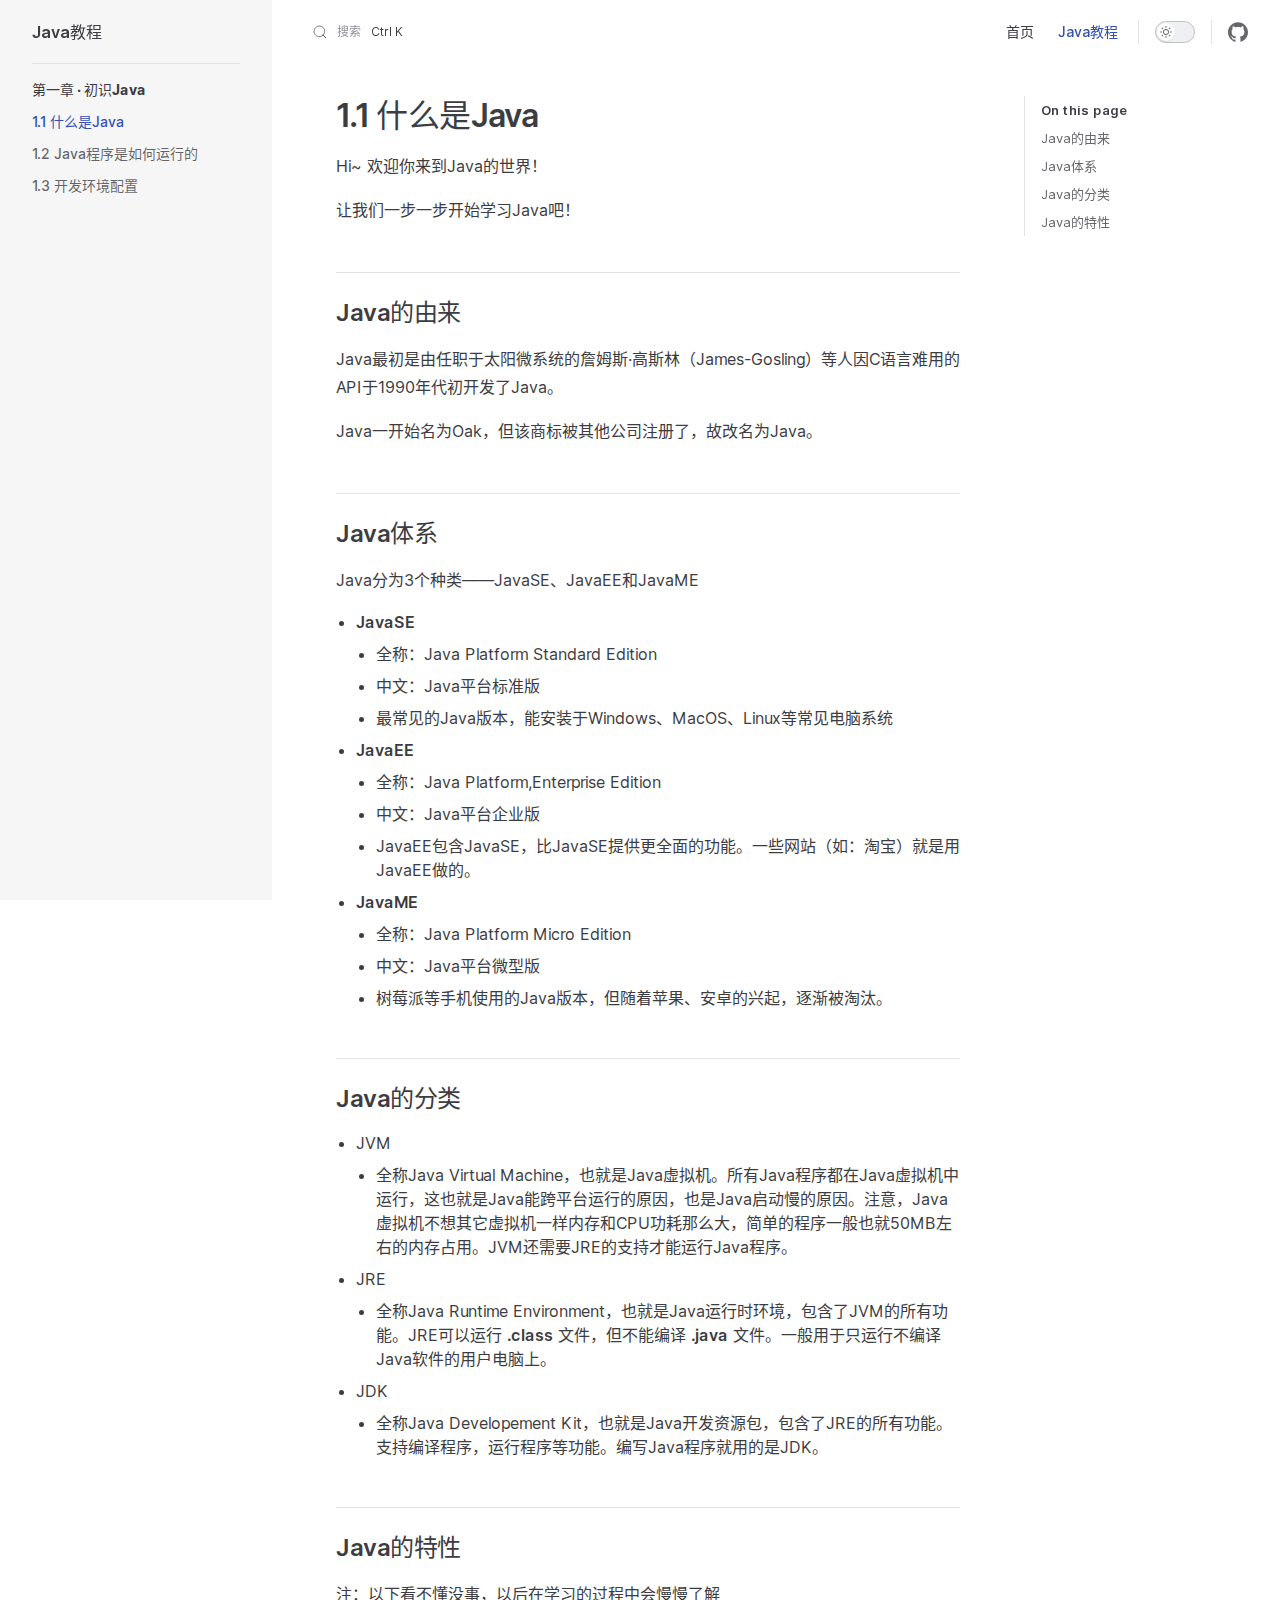
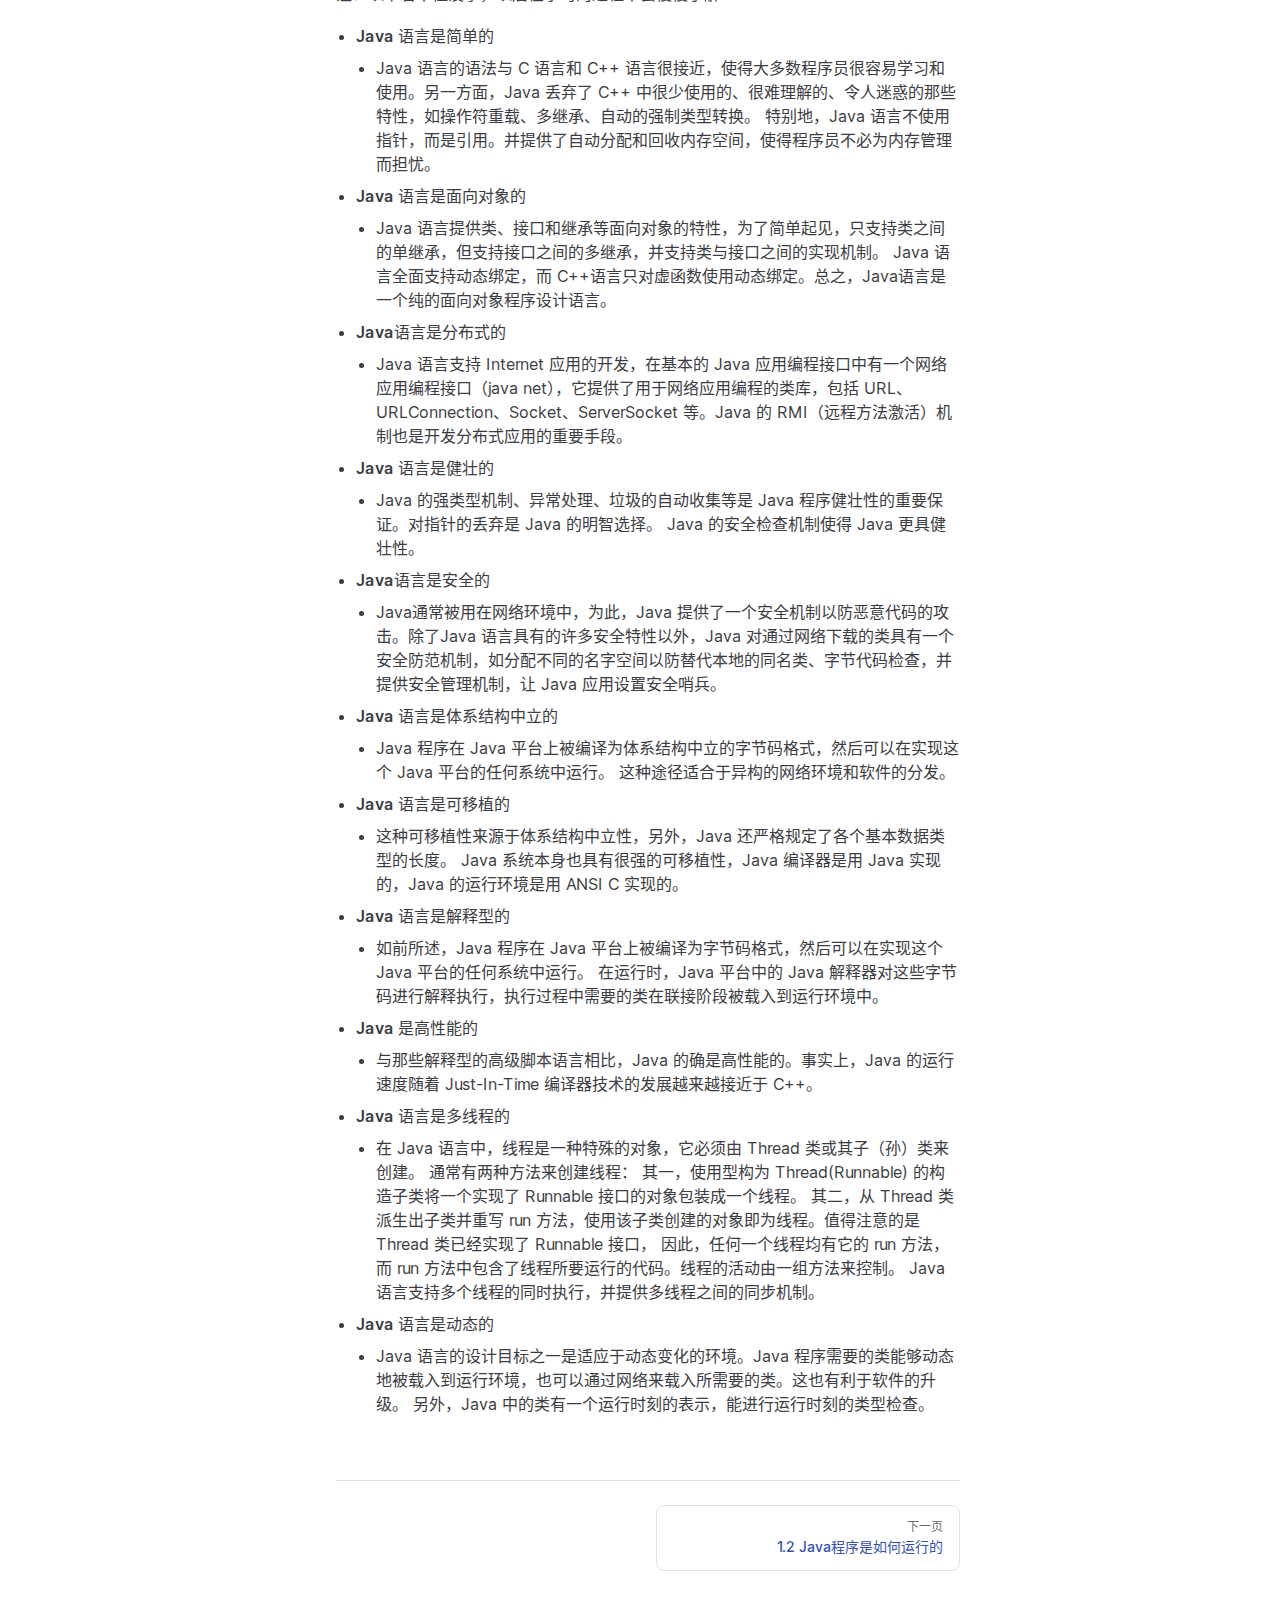
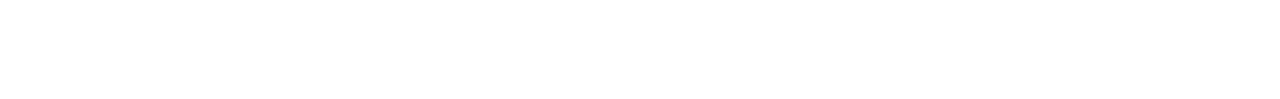
<file: tutorial/1-1-什么是Java.html>
<!DOCTYPE html>
<html lang="zh-CN" dir="ltr">
  <head>
    <meta charset="utf-8">
    <meta name="viewport" content="width=device-width,initial-scale=1">
    <title>1.1 什么是Java | Java教程</title>
    <meta name="description" content="由Tigercrl编写">
    <link rel="preload stylesheet" href="/assets/style.0479b669.css" as="style">
    
    <script type="module" src="/assets/app.b3c30493.js"></script>
    <link rel="preload" href="/assets/inter-roman-latin.2ed14f66.woff2" as="font" type="font/woff2" crossorigin="">
    <link rel="modulepreload" href="/assets/chunks/framework.50dad69f.js">
    <link rel="modulepreload" href="/assets/chunks/theme.32e53571.js">
    <link rel="modulepreload" href="/assets/tutorial_1-1-什么是Java.md.45e27b57.lean.js">
    <script id="check-dark-mode">(()=>{const e=localStorage.getItem("vitepress-theme-appearance")||"auto",a=window.matchMedia("(prefers-color-scheme: dark)").matches;(!e||e==="auto"?a:e==="dark")&&document.documentElement.classList.add("dark")})();</script>
    <script id="check-mac-os">document.documentElement.classList.toggle("mac",/Mac|iPhone|iPod|iPad/i.test(navigator.platform));</script>
    <script>import("/pagefind/pagefind.js").then(i=>{window.__pagefind__=i,i.init()}).catch(()=>{});</script>
  </head>
  <body><!--v-if--><!--teleport anchor-->
    <div id="app"><div class="Layout" data-v-37e36578><!--[--><!--]--><!--[--><span tabindex="-1" data-v-1430a01e></span><a href="#VPContent" class="VPSkipLink visually-hidden" data-v-1430a01e> Skip to content </a><!--]--><!----><header class="VPNav" data-v-37e36578 data-v-1a5b3c3b><div class="VPNavBar has-sidebar" data-v-1a5b3c3b data-v-6d896864><div class="container" data-v-6d896864><div class="title" data-v-6d896864><div class="VPNavBarTitle has-sidebar" data-v-6d896864 data-v-ab3d9885><a class="title" href="/" data-v-ab3d9885><!--[--><!--]--><!----><!--[-->Java教程<!--]--><!--[--><!--]--></a></div></div><div class="content" data-v-6d896864><div class="curtain" data-v-6d896864></div><div class="content-body" data-v-6d896864><!--[--><!--]--><div class="blog-search search" data-pagefind-ignore="all" data-v-6d896864 style="--7ff6f380:1;" data-v-eef4691b><div class="nav-search-btn-wait" data-v-eef4691b><svg width="14" height="14" viewBox="0 0 20 20" data-v-eef4691b><path d="M14.386 14.386l4.0877 4.0877-4.0877-4.0877c-2.9418 2.9419-7.7115 2.9419-10.6533 0-2.9419-2.9418-2.9419-7.7115 0-10.6533 2.9418-2.9419 7.7115-2.9419 10.6533 0 2.9419 2.9418 2.9419 7.7115 0 10.6533z" stroke="currentColor" fill="none" fill-rule="evenodd" stroke-linecap="round" stroke-linejoin="round" data-v-eef4691b></path></svg><span class="search-tip" data-v-eef4691b>搜索</span><span class="metaKey" data-v-eef4691b> K </span></div><!--teleport start--><!--teleport end--></div><nav aria-labelledby="main-nav-aria-label" class="VPNavBarMenu menu" data-v-6d896864 data-v-2e0cc764><span id="main-nav-aria-label" class="visually-hidden" data-v-2e0cc764>Main Navigation</span><!--[--><!--[--><a class="VPLink link VPNavBarMenuLink" href="/" tabindex="0" data-v-2e0cc764 data-v-4356950d><!--[--><span data-v-4356950d>首页</span><!--]--></a><!--]--><!--[--><a class="VPLink link VPNavBarMenuLink active" href="/tutorial/1-1-%E4%BB%80%E4%B9%88%E6%98%AFJava.html" tabindex="0" data-v-2e0cc764 data-v-4356950d><!--[--><span data-v-4356950d>Java教程</span><!--]--></a><!--]--><!--]--></nav><!----><div class="VPNavBarAppearance appearance" data-v-6d896864 data-v-b2a3697c><button class="VPSwitch VPSwitchAppearance" type="button" role="switch" title="toggle dark mode" aria-checked="false" data-v-b2a3697c data-v-4ea6fdd9 data-v-4782ba8a><span class="check" data-v-4782ba8a><span class="icon" data-v-4782ba8a><!--[--><svg xmlns="http://www.w3.org/2000/svg" aria-hidden="true" focusable="false" viewbox="0 0 24 24" class="sun" data-v-4ea6fdd9><path d="M12,18c-3.3,0-6-2.7-6-6s2.7-6,6-6s6,2.7,6,6S15.3,18,12,18zM12,8c-2.2,0-4,1.8-4,4c0,2.2,1.8,4,4,4c2.2,0,4-1.8,4-4C16,9.8,14.2,8,12,8z"></path><path d="M12,4c-0.6,0-1-0.4-1-1V1c0-0.6,0.4-1,1-1s1,0.4,1,1v2C13,3.6,12.6,4,12,4z"></path><path d="M12,24c-0.6,0-1-0.4-1-1v-2c0-0.6,0.4-1,1-1s1,0.4,1,1v2C13,23.6,12.6,24,12,24z"></path><path d="M5.6,6.6c-0.3,0-0.5-0.1-0.7-0.3L3.5,4.9c-0.4-0.4-0.4-1,0-1.4s1-0.4,1.4,0l1.4,1.4c0.4,0.4,0.4,1,0,1.4C6.2,6.5,5.9,6.6,5.6,6.6z"></path><path d="M19.8,20.8c-0.3,0-0.5-0.1-0.7-0.3l-1.4-1.4c-0.4-0.4-0.4-1,0-1.4s1-0.4,1.4,0l1.4,1.4c0.4,0.4,0.4,1,0,1.4C20.3,20.7,20,20.8,19.8,20.8z"></path><path d="M3,13H1c-0.6,0-1-0.4-1-1s0.4-1,1-1h2c0.6,0,1,0.4,1,1S3.6,13,3,13z"></path><path d="M23,13h-2c-0.6,0-1-0.4-1-1s0.4-1,1-1h2c0.6,0,1,0.4,1,1S23.6,13,23,13z"></path><path d="M4.2,20.8c-0.3,0-0.5-0.1-0.7-0.3c-0.4-0.4-0.4-1,0-1.4l1.4-1.4c0.4-0.4,1-0.4,1.4,0s0.4,1,0,1.4l-1.4,1.4C4.7,20.7,4.5,20.8,4.2,20.8z"></path><path d="M18.4,6.6c-0.3,0-0.5-0.1-0.7-0.3c-0.4-0.4-0.4-1,0-1.4l1.4-1.4c0.4-0.4,1-0.4,1.4,0s0.4,1,0,1.4l-1.4,1.4C18.9,6.5,18.6,6.6,18.4,6.6z"></path></svg><svg xmlns="http://www.w3.org/2000/svg" aria-hidden="true" focusable="false" viewbox="0 0 24 24" class="moon" data-v-4ea6fdd9><path d="M12.1,22c-0.3,0-0.6,0-0.9,0c-5.5-0.5-9.5-5.4-9-10.9c0.4-4.8,4.2-8.6,9-9c0.4,0,0.8,0.2,1,0.5c0.2,0.3,0.2,0.8-0.1,1.1c-2,2.7-1.4,6.4,1.3,8.4c2.1,1.6,5,1.6,7.1,0c0.3-0.2,0.7-0.3,1.1-0.1c0.3,0.2,0.5,0.6,0.5,1c-0.2,2.7-1.5,5.1-3.6,6.8C16.6,21.2,14.4,22,12.1,22zM9.3,4.4c-2.9,1-5,3.6-5.2,6.8c-0.4,4.4,2.8,8.3,7.2,8.7c2.1,0.2,4.2-0.4,5.8-1.8c1.1-0.9,1.9-2.1,2.4-3.4c-2.5,0.9-5.3,0.5-7.5-1.1C9.2,11.4,8.1,7.7,9.3,4.4z"></path></svg><!--]--></span></span></button></div><div class="VPSocialLinks VPNavBarSocialLinks social-links" data-v-6d896864 data-v-3766c6b9 data-v-ea04a926><!--[--><a class="VPSocialLink no-icon" href="https://github.com/Tigercrl/java-tutorial" aria-label="github" target="_blank" rel="noopener" data-v-ea04a926 data-v-239a862f><svg role="img" viewBox="0 0 24 24" xmlns="http://www.w3.org/2000/svg"><title>GitHub</title><path d="M12 .297c-6.63 0-12 5.373-12 12 0 5.303 3.438 9.8 8.205 11.385.6.113.82-.258.82-.577 0-.285-.01-1.04-.015-2.04-3.338.724-4.042-1.61-4.042-1.61C4.422 18.07 3.633 17.7 3.633 17.7c-1.087-.744.084-.729.084-.729 1.205.084 1.838 1.236 1.838 1.236 1.07 1.835 2.809 1.305 3.495.998.108-.776.417-1.305.76-1.605-2.665-.3-5.466-1.332-5.466-5.93 0-1.31.465-2.38 1.235-3.22-.135-.303-.54-1.523.105-3.176 0 0 1.005-.322 3.3 1.23.96-.267 1.98-.399 3-.405 1.02.006 2.04.138 3 .405 2.28-1.552 3.285-1.23 3.285-1.23.645 1.653.24 2.873.12 3.176.765.84 1.23 1.91 1.23 3.22 0 4.61-2.805 5.625-5.475 5.92.42.36.81 1.096.81 2.22 0 1.606-.015 2.896-.015 3.286 0 .315.21.69.825.57C20.565 22.092 24 17.592 24 12.297c0-6.627-5.373-12-12-12"/></svg></a><!--]--></div><div class="VPFlyout VPNavBarExtra extra" data-v-6d896864 data-v-d8bb5d2f data-v-cc5aa40e><button type="button" class="button" aria-haspopup="true" aria-expanded="false" aria-label="extra navigation" data-v-cc5aa40e><svg xmlns="http://www.w3.org/2000/svg" aria-hidden="true" focusable="false" viewbox="0 0 24 24" class="icon" data-v-cc5aa40e><circle cx="12" cy="12" r="2"></circle><circle cx="19" cy="12" r="2"></circle><circle cx="5" cy="12" r="2"></circle></svg></button><div class="menu" data-v-cc5aa40e><div class="VPMenu" data-v-cc5aa40e data-v-55063efe><!----><!--[--><!--[--><!----><div class="group" data-v-d8bb5d2f><div class="item appearance" data-v-d8bb5d2f><p class="label" data-v-d8bb5d2f>外观</p><div class="appearance-action" data-v-d8bb5d2f><button class="VPSwitch VPSwitchAppearance" type="button" role="switch" title="toggle dark mode" aria-checked="false" data-v-d8bb5d2f data-v-4ea6fdd9 data-v-4782ba8a><span class="check" data-v-4782ba8a><span class="icon" data-v-4782ba8a><!--[--><svg xmlns="http://www.w3.org/2000/svg" aria-hidden="true" focusable="false" viewbox="0 0 24 24" class="sun" data-v-4ea6fdd9><path d="M12,18c-3.3,0-6-2.7-6-6s2.7-6,6-6s6,2.7,6,6S15.3,18,12,18zM12,8c-2.2,0-4,1.8-4,4c0,2.2,1.8,4,4,4c2.2,0,4-1.8,4-4C16,9.8,14.2,8,12,8z"></path><path d="M12,4c-0.6,0-1-0.4-1-1V1c0-0.6,0.4-1,1-1s1,0.4,1,1v2C13,3.6,12.6,4,12,4z"></path><path d="M12,24c-0.6,0-1-0.4-1-1v-2c0-0.6,0.4-1,1-1s1,0.4,1,1v2C13,23.6,12.6,24,12,24z"></path><path d="M5.6,6.6c-0.3,0-0.5-0.1-0.7-0.3L3.5,4.9c-0.4-0.4-0.4-1,0-1.4s1-0.4,1.4,0l1.4,1.4c0.4,0.4,0.4,1,0,1.4C6.2,6.5,5.9,6.6,5.6,6.6z"></path><path d="M19.8,20.8c-0.3,0-0.5-0.1-0.7-0.3l-1.4-1.4c-0.4-0.4-0.4-1,0-1.4s1-0.4,1.4,0l1.4,1.4c0.4,0.4,0.4,1,0,1.4C20.3,20.7,20,20.8,19.8,20.8z"></path><path d="M3,13H1c-0.6,0-1-0.4-1-1s0.4-1,1-1h2c0.6,0,1,0.4,1,1S3.6,13,3,13z"></path><path d="M23,13h-2c-0.6,0-1-0.4-1-1s0.4-1,1-1h2c0.6,0,1,0.4,1,1S23.6,13,23,13z"></path><path d="M4.2,20.8c-0.3,0-0.5-0.1-0.7-0.3c-0.4-0.4-0.4-1,0-1.4l1.4-1.4c0.4-0.4,1-0.4,1.4,0s0.4,1,0,1.4l-1.4,1.4C4.7,20.7,4.5,20.8,4.2,20.8z"></path><path d="M18.4,6.6c-0.3,0-0.5-0.1-0.7-0.3c-0.4-0.4-0.4-1,0-1.4l1.4-1.4c0.4-0.4,1-0.4,1.4,0s0.4,1,0,1.4l-1.4,1.4C18.9,6.5,18.6,6.6,18.4,6.6z"></path></svg><svg xmlns="http://www.w3.org/2000/svg" aria-hidden="true" focusable="false" viewbox="0 0 24 24" class="moon" data-v-4ea6fdd9><path d="M12.1,22c-0.3,0-0.6,0-0.9,0c-5.5-0.5-9.5-5.4-9-10.9c0.4-4.8,4.2-8.6,9-9c0.4,0,0.8,0.2,1,0.5c0.2,0.3,0.2,0.8-0.1,1.1c-2,2.7-1.4,6.4,1.3,8.4c2.1,1.6,5,1.6,7.1,0c0.3-0.2,0.7-0.3,1.1-0.1c0.3,0.2,0.5,0.6,0.5,1c-0.2,2.7-1.5,5.1-3.6,6.8C16.6,21.2,14.4,22,12.1,22zM9.3,4.4c-2.9,1-5,3.6-5.2,6.8c-0.4,4.4,2.8,8.3,7.2,8.7c2.1,0.2,4.2-0.4,5.8-1.8c1.1-0.9,1.9-2.1,2.4-3.4c-2.5,0.9-5.3,0.5-7.5-1.1C9.2,11.4,8.1,7.7,9.3,4.4z"></path></svg><!--]--></span></span></button></div></div></div><div class="group" data-v-d8bb5d2f><div class="item social-links" data-v-d8bb5d2f><div class="VPSocialLinks social-links-list" data-v-d8bb5d2f data-v-ea04a926><!--[--><a class="VPSocialLink no-icon" href="https://github.com/Tigercrl/java-tutorial" aria-label="github" target="_blank" rel="noopener" data-v-ea04a926 data-v-239a862f><svg role="img" viewBox="0 0 24 24" xmlns="http://www.w3.org/2000/svg"><title>GitHub</title><path d="M12 .297c-6.63 0-12 5.373-12 12 0 5.303 3.438 9.8 8.205 11.385.6.113.82-.258.82-.577 0-.285-.01-1.04-.015-2.04-3.338.724-4.042-1.61-4.042-1.61C4.422 18.07 3.633 17.7 3.633 17.7c-1.087-.744.084-.729.084-.729 1.205.084 1.838 1.236 1.838 1.236 1.07 1.835 2.809 1.305 3.495.998.108-.776.417-1.305.76-1.605-2.665-.3-5.466-1.332-5.466-5.93 0-1.31.465-2.38 1.235-3.22-.135-.303-.54-1.523.105-3.176 0 0 1.005-.322 3.3 1.23.96-.267 1.98-.399 3-.405 1.02.006 2.04.138 3 .405 2.28-1.552 3.285-1.23 3.285-1.23.645 1.653.24 2.873.12 3.176.765.84 1.23 1.91 1.23 3.22 0 4.61-2.805 5.625-5.475 5.92.42.36.81 1.096.81 2.22 0 1.606-.015 2.896-.015 3.286 0 .315.21.69.825.57C20.565 22.092 24 17.592 24 12.297c0-6.627-5.373-12-12-12"/></svg></a><!--]--></div></div></div><!--]--><!--]--></div></div></div><!--[--><!--]--><button type="button" class="VPNavBarHamburger hamburger" aria-label="mobile navigation" aria-expanded="false" aria-controls="VPNavScreen" data-v-6d896864 data-v-ef306079><span class="container" data-v-ef306079><span class="top" data-v-ef306079></span><span class="middle" data-v-ef306079></span><span class="bottom" data-v-ef306079></span></span></button></div></div></div></div><!----></header><div class="VPLocalNav reached-top" data-v-37e36578 data-v-1d6a68d0><button class="menu" aria-expanded="false" aria-controls="VPSidebarNav" data-v-1d6a68d0><svg xmlns="http://www.w3.org/2000/svg" aria-hidden="true" focusable="false" viewbox="0 0 24 24" class="menu-icon" data-v-1d6a68d0><path d="M17,11H3c-0.6,0-1-0.4-1-1s0.4-1,1-1h14c0.6,0,1,0.4,1,1S17.6,11,17,11z"></path><path d="M21,7H3C2.4,7,2,6.6,2,6s0.4-1,1-1h18c0.6,0,1,0.4,1,1S21.6,7,21,7z"></path><path d="M21,15H3c-0.6,0-1-0.4-1-1s0.4-1,1-1h18c0.6,0,1,0.4,1,1S21.6,15,21,15z"></path><path d="M17,19H3c-0.6,0-1-0.4-1-1s0.4-1,1-1h14c0.6,0,1,0.4,1,1S17.6,19,17,19z"></path></svg><span class="menu-text" data-v-1d6a68d0>菜单</span></button><div class="VPLocalNavOutlineDropdown" style="--vp-vh:0px;" data-v-1d6a68d0 data-v-d9c8765b><button data-v-d9c8765b>返回顶部</button><!----></div></div><aside class="VPSidebar" data-v-37e36578 data-v-64b379db><div class="curtain" data-v-64b379db></div><nav class="nav" id="VPSidebarNav" aria-labelledby="sidebar-aria-label" tabindex="-1" data-v-64b379db><span class="visually-hidden" id="sidebar-aria-label" data-v-64b379db> Sidebar Navigation </span><!--[--><!--]--><!--[--><div class="group" data-v-64b379db><section class="VPSidebarItem level-0 has-active" data-v-64b379db data-v-b3fec232><div class="item" role="button" tabindex="0" data-v-b3fec232><div class="indicator" data-v-b3fec232></div><h2 class="text" data-v-b3fec232>第一章 · 初识Java</h2><!----></div><div class="items" data-v-b3fec232><!--[--><div class="VPSidebarItem level-1 is-link" data-v-b3fec232 data-v-b3fec232><div class="item" data-v-b3fec232><div class="indicator" data-v-b3fec232></div><a class="VPLink link link" href="/tutorial/1-1-%E4%BB%80%E4%B9%88%E6%98%AFJava.html" data-v-b3fec232><!--[--><p class="text" data-v-b3fec232>1.1 什么是Java</p><!--]--></a><!----></div><!----></div><div class="VPSidebarItem level-1 is-link" data-v-b3fec232 data-v-b3fec232><div class="item" data-v-b3fec232><div class="indicator" data-v-b3fec232></div><a class="VPLink link link" href="/tutorial/1-2-Java%E7%A8%8B%E5%BA%8F%E6%98%AF%E5%A6%82%E4%BD%95%E8%BF%90%E8%A1%8C%E7%9A%84.html" data-v-b3fec232><!--[--><p class="text" data-v-b3fec232>1.2 Java程序是如何运行的</p><!--]--></a><!----></div><!----></div><div class="VPSidebarItem level-1 is-link" data-v-b3fec232 data-v-b3fec232><div class="item" data-v-b3fec232><div class="indicator" data-v-b3fec232></div><a class="VPLink link link" href="/tutorial/1-3-%E5%BC%80%E5%8F%91%E7%8E%AF%E5%A2%83%E9%85%8D%E7%BD%AE.html" data-v-b3fec232><!--[--><p class="text" data-v-b3fec232>1.3 开发环境配置</p><!--]--></a><!----></div><!----></div><!--]--></div></section></div><!--]--><!--[--><!--]--></nav></aside><div class="VPContent has-sidebar" id="VPContent" data-pagefind-body data-v-37e36578 data-v-8033e20d><div class="VPDoc has-sidebar has-aside" data-v-8033e20d data-v-37db1d0f><!--[--><!--]--><div class="container" data-v-37db1d0f><div class="aside" data-v-37db1d0f><div class="aside-curtain" data-v-37db1d0f></div><div class="aside-container" data-v-37db1d0f><div class="aside-content" data-v-37db1d0f><div class="VPDocAside" data-v-37db1d0f data-v-b49c3edd><!--[--><!--]--><!--[--><!--]--><div class="VPDocAsideOutline" role="navigation" data-v-b49c3edd data-v-cde1be9d><div class="content" data-v-cde1be9d><div class="outline-marker" data-v-cde1be9d></div><div class="outline-title" role="heading" aria-level="2" data-v-cde1be9d>On this page</div><nav aria-labelledby="doc-outline-aria-label" data-v-cde1be9d><span class="visually-hidden" id="doc-outline-aria-label" data-v-cde1be9d> Table of Contents for current page </span><ul class="root" data-v-cde1be9d data-v-0c6b6213><!--[--><!--]--></ul></nav></div></div><!--[--><!--]--><div class="spacer" data-v-b49c3edd></div><!--[--><!--]--><!----><!--[--><!--]--><!--[--><!--]--></div></div></div></div><div class="content" data-v-37db1d0f><div class="content-container" data-v-37db1d0f><!--[--><!--]--><!----><main class="main" data-v-37db1d0f><div style="position:relative;" class="vp-doc _tutorial_1-1-%E4%BB%80%E4%B9%88%E6%98%AFJava" data-v-37db1d0f><div><h1 id="_1-1-什么是java" tabindex="-1">1.1 什么是Java <a class="header-anchor" href="#_1-1-什么是java" aria-label="Permalink to &quot;1.1 什么是Java&quot;">​</a></h1><p>Hi~ 欢迎你来到Java的世界！</p><p>让我们一步一步开始学习Java吧！</p><h2 id="java的由来" tabindex="-1">Java的由来 <a class="header-anchor" href="#java的由来" aria-label="Permalink to &quot;Java的由来&quot;">​</a></h2><p>Java最初是由任职于太阳微系统的詹姆斯·高斯林（James-Gosling）等人因C语言难用的API于1990年代初开发了Java。</p><p>Java一开始名为Oak，但该商标被其他公司注册了，故改名为Java。</p><h2 id="java体系" tabindex="-1">Java体系 <a class="header-anchor" href="#java体系" aria-label="Permalink to &quot;Java体系&quot;">​</a></h2><p>Java分为3个种类——JavaSE、JavaEE和JavaME</p><ul><li><strong>JavaSE</strong><ul><li>全称：Java Platform Standard Edition</li><li>中文：Java平台标准版</li><li>最常见的Java版本，能安装于Windows、MacOS、Linux等常见电脑系统</li></ul></li><li><strong>JavaEE</strong><ul><li>全称：Java Platform,Enterprise Edition</li><li>中文：Java平台企业版</li><li>JavaEE包含JavaSE，比JavaSE提供更全面的功能。一些网站（如：淘宝）就是用JavaEE做的。</li></ul></li><li><strong>JavaME</strong><ul><li>全称：Java Platform Micro Edition</li><li>中文：Java平台微型版</li><li>树莓派等手机使用的Java版本，但随着苹果、安卓的兴起，逐渐被淘汰。</li></ul></li></ul><h2 id="java的分类" tabindex="-1">Java的分类 <a class="header-anchor" href="#java的分类" aria-label="Permalink to &quot;Java的分类&quot;">​</a></h2><ul><li>JVM <ul><li>全称Java Virtual Machine，也就是Java虚拟机。所有Java程序都在Java虚拟机中运行，这也就是Java能跨平台运行的原因，也是Java启动慢的原因。注意，Java虚拟机不想其它虚拟机一样内存和CPU功耗那么大，简单的程序一般也就50MB左右的内存占用。JVM还需要JRE的支持才能运行Java程序。</li></ul></li><li>JRE <ul><li>全称Java Runtime Environment，也就是Java运行时环境，包含了JVM的所有功能。JRE可以运行 <strong>.class</strong> 文件，但不能编译 <strong>.java</strong> 文件。一般用于只运行不编译Java软件的用户电脑上。</li></ul></li><li>JDK <ul><li>全称Java Developement Kit，也就是Java开发资源包，包含了JRE的所有功能。支持编译程序，运行程序等功能。编写Java程序就用的是JDK。</li></ul></li></ul><h2 id="java的特性" tabindex="-1">Java的特性 <a class="header-anchor" href="#java的特性" aria-label="Permalink to &quot;Java的特性&quot;">​</a></h2><p>注：以下看不懂没事，以后在学习的过程中会慢慢了解</p><ul><li><strong>Java 语言是简单的</strong><ul><li>Java 语言的语法与 C 语言和 C++ 语言很接近，使得大多数程序员很容易学习和使用。另一方面，Java 丢弃了 C++ 中很少使用的、很难理解的、令人迷惑的那些特性，如操作符重载、多继承、自动的强制类型转换。 特别地，Java 语言不使用指针，而是引用。并提供了自动分配和回收内存空间，使得程序员不必为内存管理而担忧。</li></ul></li><li><strong>Java 语言是面向对象的</strong><ul><li>Java 语言提供类、接口和继承等面向对象的特性，为了简单起见，只支持类之间的单继承，但支持接口之间的多继承，并支持类与接口之间的实现机制。 Java 语言全面支持动态绑定，而 C++语言只对虚函数使用动态绑定。总之，Java语言是一个纯的面向对象程序设计语言。</li></ul></li><li><strong>Java语言是分布式的</strong><ul><li>Java 语言支持 Internet 应用的开发，在基本的 Java 应用编程接口中有一个网络应用编程接口（java net），它提供了用于网络应用编程的类库，包括 URL、URLConnection、Socket、ServerSocket 等。Java 的 RMI（远程方法激活）机制也是开发分布式应用的重要手段。</li></ul></li><li><strong>Java 语言是健壮的</strong><ul><li>Java 的强类型机制、异常处理、垃圾的自动收集等是 Java 程序健壮性的重要保证。对指针的丢弃是 Java 的<strong>明智</strong>选择。 Java 的安全检查机制使得 Java 更具健壮性。</li></ul></li><li><strong>Java语言是安全的</strong><ul><li>Java通常被用在网络环境中，为此，Java 提供了一个安全机制以防恶意代码的攻击。除了Java 语言具有的许多安全特性以外，Java 对通过网络下载的类具有一个安全防范机制，如分配不同的名字空间以防替代本地的同名类、字节代码检查，并提供安全管理机制，让 Java 应用设置安全哨兵。</li></ul></li><li><strong>Java 语言是体系结构中立的</strong><ul><li>Java 程序在 Java 平台上被编译为体系结构中立的字节码格式，然后可以在实现这个 Java 平台的任何系统中运行。 这种途径适合于异构的网络环境和软件的分发。</li></ul></li><li><strong>Java 语言是可移植的</strong><ul><li>这种可移植性来源于体系结构中立性，另外，Java 还严格规定了各个基本数据类型的长度。 Java 系统本身也具有很强的可移植性，Java 编译器是用 Java 实现的，Java 的运行环境是用 ANSI C 实现的。</li></ul></li><li><strong>Java 语言是解释型的</strong><ul><li>如前所述，Java 程序在 Java 平台上被编译为字节码格式，然后可以在实现这个 Java 平台的任何系统中运行。 在运行时，Java 平台中的 Java 解释器对这些字节码进行解释执行，执行过程中需要的类在联接阶段被载入到运行环境中。</li></ul></li><li><strong>Java 是高性能的</strong><ul><li>与那些解释型的高级脚本语言相比，Java 的确是高性能的。事实上，Java 的运行速度随着 Just-In-Time 编译器技术的发展越来越接近于 C++。</li></ul></li><li><strong>Java 语言是多线程的</strong><ul><li>在 Java 语言中，线程是一种特殊的对象，它必须由 Thread 类或其子（孙）类来创建。 通常有两种方法来创建线程： 其一，使用型构为 Thread(Runnable) 的构造子类将一个实现了 Runnable 接口的对象包装成一个线程。 其二，从 Thread 类派生出子类并重写 run 方法，使用该子类创建的对象即为线程。值得注意的是 Thread 类已经实现了 Runnable 接口， 因此，任何一个线程均有它的 run 方法，而 run 方法中包含了线程所要运行的代码。线程的活动由一组方法来控制。 Java 语言支持多个线程的同时执行，并提供多线程之间的同步机制。</li></ul></li><li><strong>Java 语言是动态的</strong><ul><li>Java 语言的设计目标之一是适应于动态变化的环境。Java 程序需要的类能够动态地被载入到运行环境，也可以通过网络来载入所需要的类。这也有利于软件的升级。 另外，Java 中的类有一个运行时刻的表示，能进行运行时刻的类型检查。</li></ul></li></ul></div></div></main><footer class="VPDocFooter" data-v-37db1d0f data-v-b529a4a6><!--[--><!--]--><!----><nav class="prev-next" data-v-b529a4a6><div class="pager" data-v-b529a4a6><!----></div><div class="pager" data-v-b529a4a6><a class="pager-link next" href="/tutorial/1-2-Java%E7%A8%8B%E5%BA%8F%E6%98%AF%E5%A6%82%E4%BD%95%E8%BF%90%E8%A1%8C%E7%9A%84.html" data-v-b529a4a6><span class="desc" data-v-b529a4a6>下一页</span><span class="title" data-v-b529a4a6>1.2 Java程序是如何运行的</span></a></div></nav></footer><!--[--><!--]--></div></div></div><!--[--><!--]--></div></div><footer class="VPFooter has-sidebar" data-v-37e36578 data-v-33ccc633><div class="container" data-v-33ccc633><p class="message" data-v-33ccc633>本站所有文章在 <a href="https://creativecommons.org/licenses/by-nc-sa/4.0/legalcode.zh-hans">CC BY-NC-SA 4.0</a> 许可下发布</p><p class="copyright" data-v-33ccc633>版权所有© 2023 Tigercrl</p></div></footer><!--[--><!--]--></div></div>
    <script>window.__VP_HASH_MAP__=JSON.parse("{\"tutorial_1-2-java程序是如何运行的.md\":\"46304417\",\"tutorial_1-1-什么是java.md\":\"45e27b57\",\"index.md\":\"9ece1bc2\",\"markdown-examples.md\":\"12bf20ba\",\"tutorial_1-3-开发环境配置.md\":\"f9aa82eb\"}");window.__VP_SITE_DATA__=JSON.parse("{\"lang\":\"zh-CN\",\"dir\":\"ltr\",\"title\":\"Java教程\",\"description\":\"由Tigercrl编写\",\"base\":\"/\",\"head\":[],\"appearance\":true,\"themeConfig\":{\"nav\":[{\"text\":\"首页\",\"link\":\"/\"},{\"text\":\"Java教程\",\"link\":\"/tutorial/1-1-什么是Java\"}],\"sidebar\":[{\"text\":\"第一章 · 初识Java\",\"items\":[{\"text\":\"1.1 什么是Java\",\"link\":\"/tutorial/1-1-什么是Java\"},{\"text\":\"1.2 Java程序是如何运行的\",\"link\":\"/tutorial/1-2-Java程序是如何运行的\"},{\"text\":\"1.3 开发环境配置\",\"link\":\"/tutorial/1-3-开发环境配置\"}]}],\"socialLinks\":[{\"icon\":\"github\",\"link\":\"https://github.com/Tigercrl/java-tutorial\"}],\"footer\":{\"message\":\"本站所有文章在 <a href=\\\"https://creativecommons.org/licenses/by-nc-sa/4.0/legalcode.zh-hans\\\">CC BY-NC-SA 4.0</a> 许可下发布\",\"copyright\":\"版权所有© 2023 Tigercrl\"},\"lastUpdated\":{\"text\":\"更新于\",\"formatOptions\":{\"dateStyle\":\"full\",\"timeStyle\":\"medium\"}},\"docFooter\":{\"prev\":\"上一页\",\"next\":\"下一页\"},\"darkModeSwitchLabel\":\"外观\",\"sidebarMenuLabel\":\"菜单\",\"returnToTopLabel\":\"返回顶部\"},\"locales\":{},\"scrollOffset\":90,\"cleanUrls\":false}");</script>
    
  </body>
</html>
</file>
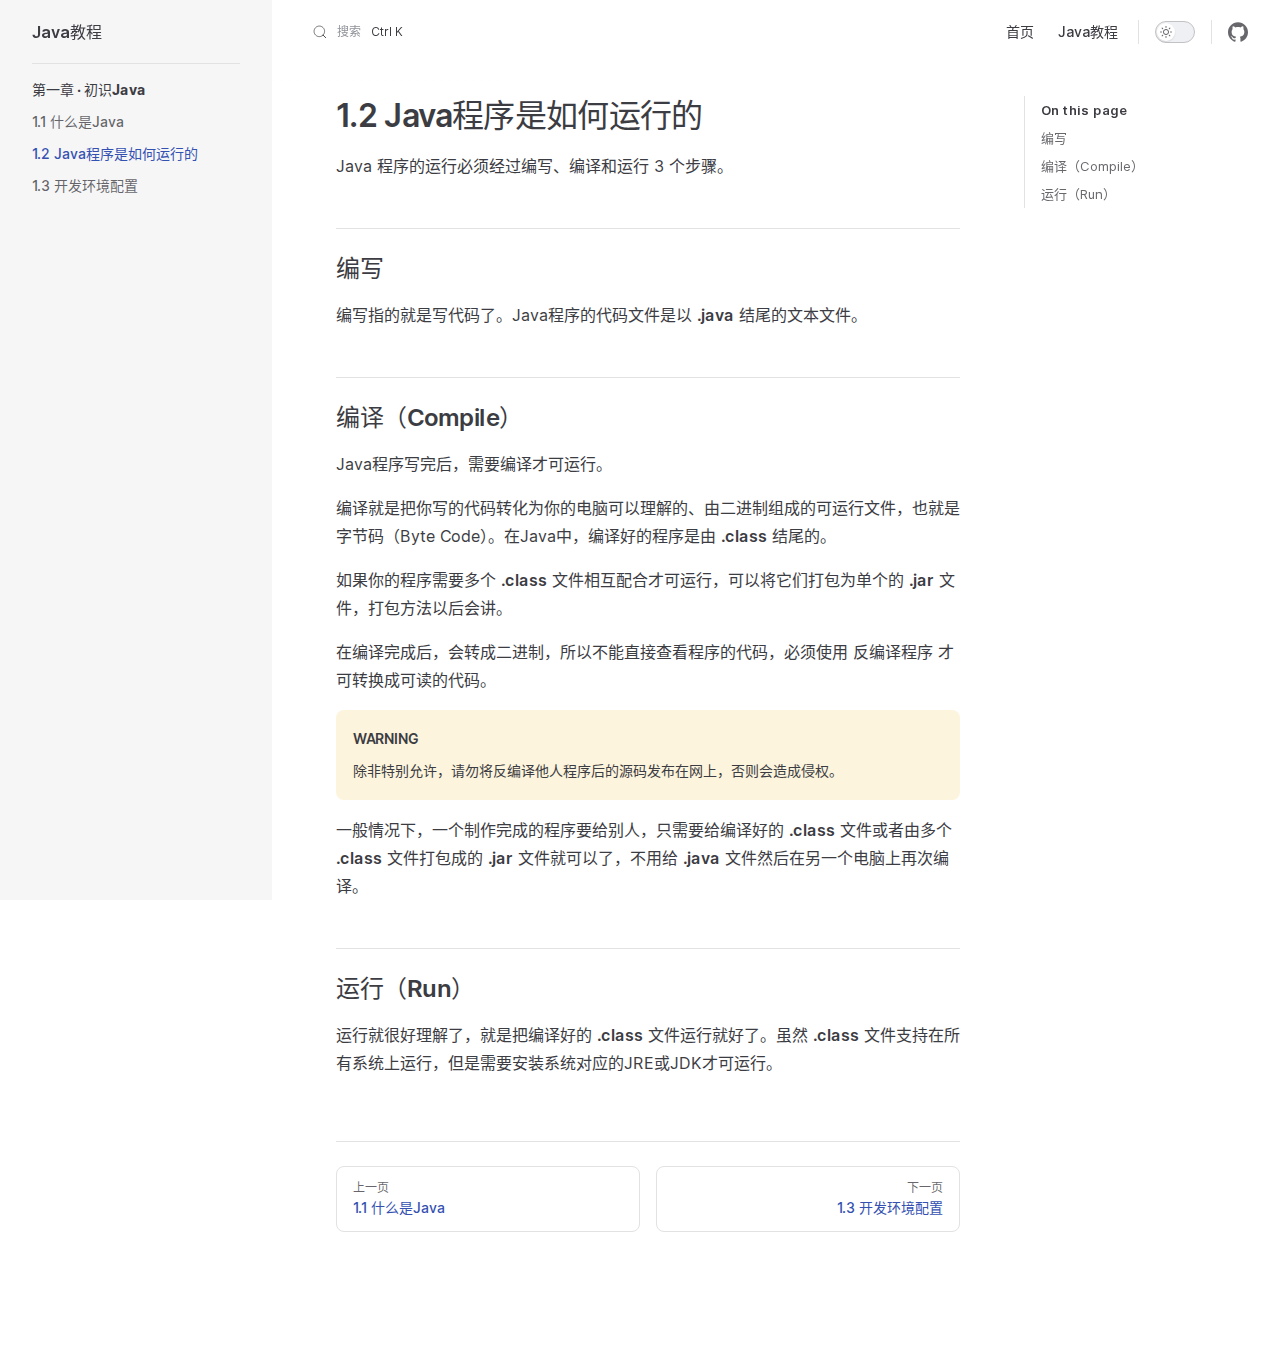
<file: tutorial/1-2-Java程序是如何运行的.html>
<!DOCTYPE html>
<html lang="zh-CN" dir="ltr">
  <head>
    <meta charset="utf-8">
    <meta name="viewport" content="width=device-width,initial-scale=1">
    <title>1.2 Java程序是如何运行的 | Java教程</title>
    <meta name="description" content="由Tigercrl编写">
    <link rel="preload stylesheet" href="/assets/style.0479b669.css" as="style">
    
    <script type="module" src="/assets/app.b3c30493.js"></script>
    <link rel="preload" href="/assets/inter-roman-latin.2ed14f66.woff2" as="font" type="font/woff2" crossorigin="">
    <link rel="modulepreload" href="/assets/chunks/framework.50dad69f.js">
    <link rel="modulepreload" href="/assets/chunks/theme.32e53571.js">
    <link rel="modulepreload" href="/assets/tutorial_1-2-Java程序是如何运行的.md.46304417.lean.js">
    <script id="check-dark-mode">(()=>{const e=localStorage.getItem("vitepress-theme-appearance")||"auto",a=window.matchMedia("(prefers-color-scheme: dark)").matches;(!e||e==="auto"?a:e==="dark")&&document.documentElement.classList.add("dark")})();</script>
    <script id="check-mac-os">document.documentElement.classList.toggle("mac",/Mac|iPhone|iPod|iPad/i.test(navigator.platform));</script>
    <script>import("/pagefind/pagefind.js").then(i=>{window.__pagefind__=i,i.init()}).catch(()=>{});</script>
  </head>
  <body><!--v-if--><!--teleport anchor-->
    <div id="app"><div class="Layout" data-v-37e36578><!--[--><!--]--><!--[--><span tabindex="-1" data-v-1430a01e></span><a href="#VPContent" class="VPSkipLink visually-hidden" data-v-1430a01e> Skip to content </a><!--]--><!----><header class="VPNav" data-v-37e36578 data-v-1a5b3c3b><div class="VPNavBar has-sidebar" data-v-1a5b3c3b data-v-6d896864><div class="container" data-v-6d896864><div class="title" data-v-6d896864><div class="VPNavBarTitle has-sidebar" data-v-6d896864 data-v-ab3d9885><a class="title" href="/" data-v-ab3d9885><!--[--><!--]--><!----><!--[-->Java教程<!--]--><!--[--><!--]--></a></div></div><div class="content" data-v-6d896864><div class="curtain" data-v-6d896864></div><div class="content-body" data-v-6d896864><!--[--><!--]--><div class="blog-search search" data-pagefind-ignore="all" data-v-6d896864 style="--7ff6f380:1;" data-v-eef4691b><div class="nav-search-btn-wait" data-v-eef4691b><svg width="14" height="14" viewBox="0 0 20 20" data-v-eef4691b><path d="M14.386 14.386l4.0877 4.0877-4.0877-4.0877c-2.9418 2.9419-7.7115 2.9419-10.6533 0-2.9419-2.9418-2.9419-7.7115 0-10.6533 2.9418-2.9419 7.7115-2.9419 10.6533 0 2.9419 2.9418 2.9419 7.7115 0 10.6533z" stroke="currentColor" fill="none" fill-rule="evenodd" stroke-linecap="round" stroke-linejoin="round" data-v-eef4691b></path></svg><span class="search-tip" data-v-eef4691b>搜索</span><span class="metaKey" data-v-eef4691b> K </span></div><!--teleport start--><!--teleport end--></div><nav aria-labelledby="main-nav-aria-label" class="VPNavBarMenu menu" data-v-6d896864 data-v-2e0cc764><span id="main-nav-aria-label" class="visually-hidden" data-v-2e0cc764>Main Navigation</span><!--[--><!--[--><a class="VPLink link VPNavBarMenuLink" href="/" tabindex="0" data-v-2e0cc764 data-v-4356950d><!--[--><span data-v-4356950d>首页</span><!--]--></a><!--]--><!--[--><a class="VPLink link VPNavBarMenuLink" href="/tutorial/1-1-%E4%BB%80%E4%B9%88%E6%98%AFJava.html" tabindex="0" data-v-2e0cc764 data-v-4356950d><!--[--><span data-v-4356950d>Java教程</span><!--]--></a><!--]--><!--]--></nav><!----><div class="VPNavBarAppearance appearance" data-v-6d896864 data-v-b2a3697c><button class="VPSwitch VPSwitchAppearance" type="button" role="switch" title="toggle dark mode" aria-checked="false" data-v-b2a3697c data-v-4ea6fdd9 data-v-4782ba8a><span class="check" data-v-4782ba8a><span class="icon" data-v-4782ba8a><!--[--><svg xmlns="http://www.w3.org/2000/svg" aria-hidden="true" focusable="false" viewbox="0 0 24 24" class="sun" data-v-4ea6fdd9><path d="M12,18c-3.3,0-6-2.7-6-6s2.7-6,6-6s6,2.7,6,6S15.3,18,12,18zM12,8c-2.2,0-4,1.8-4,4c0,2.2,1.8,4,4,4c2.2,0,4-1.8,4-4C16,9.8,14.2,8,12,8z"></path><path d="M12,4c-0.6,0-1-0.4-1-1V1c0-0.6,0.4-1,1-1s1,0.4,1,1v2C13,3.6,12.6,4,12,4z"></path><path d="M12,24c-0.6,0-1-0.4-1-1v-2c0-0.6,0.4-1,1-1s1,0.4,1,1v2C13,23.6,12.6,24,12,24z"></path><path d="M5.6,6.6c-0.3,0-0.5-0.1-0.7-0.3L3.5,4.9c-0.4-0.4-0.4-1,0-1.4s1-0.4,1.4,0l1.4,1.4c0.4,0.4,0.4,1,0,1.4C6.2,6.5,5.9,6.6,5.6,6.6z"></path><path d="M19.8,20.8c-0.3,0-0.5-0.1-0.7-0.3l-1.4-1.4c-0.4-0.4-0.4-1,0-1.4s1-0.4,1.4,0l1.4,1.4c0.4,0.4,0.4,1,0,1.4C20.3,20.7,20,20.8,19.8,20.8z"></path><path d="M3,13H1c-0.6,0-1-0.4-1-1s0.4-1,1-1h2c0.6,0,1,0.4,1,1S3.6,13,3,13z"></path><path d="M23,13h-2c-0.6,0-1-0.4-1-1s0.4-1,1-1h2c0.6,0,1,0.4,1,1S23.6,13,23,13z"></path><path d="M4.2,20.8c-0.3,0-0.5-0.1-0.7-0.3c-0.4-0.4-0.4-1,0-1.4l1.4-1.4c0.4-0.4,1-0.4,1.4,0s0.4,1,0,1.4l-1.4,1.4C4.7,20.7,4.5,20.8,4.2,20.8z"></path><path d="M18.4,6.6c-0.3,0-0.5-0.1-0.7-0.3c-0.4-0.4-0.4-1,0-1.4l1.4-1.4c0.4-0.4,1-0.4,1.4,0s0.4,1,0,1.4l-1.4,1.4C18.9,6.5,18.6,6.6,18.4,6.6z"></path></svg><svg xmlns="http://www.w3.org/2000/svg" aria-hidden="true" focusable="false" viewbox="0 0 24 24" class="moon" data-v-4ea6fdd9><path d="M12.1,22c-0.3,0-0.6,0-0.9,0c-5.5-0.5-9.5-5.4-9-10.9c0.4-4.8,4.2-8.6,9-9c0.4,0,0.8,0.2,1,0.5c0.2,0.3,0.2,0.8-0.1,1.1c-2,2.7-1.4,6.4,1.3,8.4c2.1,1.6,5,1.6,7.1,0c0.3-0.2,0.7-0.3,1.1-0.1c0.3,0.2,0.5,0.6,0.5,1c-0.2,2.7-1.5,5.1-3.6,6.8C16.6,21.2,14.4,22,12.1,22zM9.3,4.4c-2.9,1-5,3.6-5.2,6.8c-0.4,4.4,2.8,8.3,7.2,8.7c2.1,0.2,4.2-0.4,5.8-1.8c1.1-0.9,1.9-2.1,2.4-3.4c-2.5,0.9-5.3,0.5-7.5-1.1C9.2,11.4,8.1,7.7,9.3,4.4z"></path></svg><!--]--></span></span></button></div><div class="VPSocialLinks VPNavBarSocialLinks social-links" data-v-6d896864 data-v-3766c6b9 data-v-ea04a926><!--[--><a class="VPSocialLink no-icon" href="https://github.com/Tigercrl/java-tutorial" aria-label="github" target="_blank" rel="noopener" data-v-ea04a926 data-v-239a862f><svg role="img" viewBox="0 0 24 24" xmlns="http://www.w3.org/2000/svg"><title>GitHub</title><path d="M12 .297c-6.63 0-12 5.373-12 12 0 5.303 3.438 9.8 8.205 11.385.6.113.82-.258.82-.577 0-.285-.01-1.04-.015-2.04-3.338.724-4.042-1.61-4.042-1.61C4.422 18.07 3.633 17.7 3.633 17.7c-1.087-.744.084-.729.084-.729 1.205.084 1.838 1.236 1.838 1.236 1.07 1.835 2.809 1.305 3.495.998.108-.776.417-1.305.76-1.605-2.665-.3-5.466-1.332-5.466-5.93 0-1.31.465-2.38 1.235-3.22-.135-.303-.54-1.523.105-3.176 0 0 1.005-.322 3.3 1.23.96-.267 1.98-.399 3-.405 1.02.006 2.04.138 3 .405 2.28-1.552 3.285-1.23 3.285-1.23.645 1.653.24 2.873.12 3.176.765.84 1.23 1.91 1.23 3.22 0 4.61-2.805 5.625-5.475 5.92.42.36.81 1.096.81 2.22 0 1.606-.015 2.896-.015 3.286 0 .315.21.69.825.57C20.565 22.092 24 17.592 24 12.297c0-6.627-5.373-12-12-12"/></svg></a><!--]--></div><div class="VPFlyout VPNavBarExtra extra" data-v-6d896864 data-v-d8bb5d2f data-v-cc5aa40e><button type="button" class="button" aria-haspopup="true" aria-expanded="false" aria-label="extra navigation" data-v-cc5aa40e><svg xmlns="http://www.w3.org/2000/svg" aria-hidden="true" focusable="false" viewbox="0 0 24 24" class="icon" data-v-cc5aa40e><circle cx="12" cy="12" r="2"></circle><circle cx="19" cy="12" r="2"></circle><circle cx="5" cy="12" r="2"></circle></svg></button><div class="menu" data-v-cc5aa40e><div class="VPMenu" data-v-cc5aa40e data-v-55063efe><!----><!--[--><!--[--><!----><div class="group" data-v-d8bb5d2f><div class="item appearance" data-v-d8bb5d2f><p class="label" data-v-d8bb5d2f>外观</p><div class="appearance-action" data-v-d8bb5d2f><button class="VPSwitch VPSwitchAppearance" type="button" role="switch" title="toggle dark mode" aria-checked="false" data-v-d8bb5d2f data-v-4ea6fdd9 data-v-4782ba8a><span class="check" data-v-4782ba8a><span class="icon" data-v-4782ba8a><!--[--><svg xmlns="http://www.w3.org/2000/svg" aria-hidden="true" focusable="false" viewbox="0 0 24 24" class="sun" data-v-4ea6fdd9><path d="M12,18c-3.3,0-6-2.7-6-6s2.7-6,6-6s6,2.7,6,6S15.3,18,12,18zM12,8c-2.2,0-4,1.8-4,4c0,2.2,1.8,4,4,4c2.2,0,4-1.8,4-4C16,9.8,14.2,8,12,8z"></path><path d="M12,4c-0.6,0-1-0.4-1-1V1c0-0.6,0.4-1,1-1s1,0.4,1,1v2C13,3.6,12.6,4,12,4z"></path><path d="M12,24c-0.6,0-1-0.4-1-1v-2c0-0.6,0.4-1,1-1s1,0.4,1,1v2C13,23.6,12.6,24,12,24z"></path><path d="M5.6,6.6c-0.3,0-0.5-0.1-0.7-0.3L3.5,4.9c-0.4-0.4-0.4-1,0-1.4s1-0.4,1.4,0l1.4,1.4c0.4,0.4,0.4,1,0,1.4C6.2,6.5,5.9,6.6,5.6,6.6z"></path><path d="M19.8,20.8c-0.3,0-0.5-0.1-0.7-0.3l-1.4-1.4c-0.4-0.4-0.4-1,0-1.4s1-0.4,1.4,0l1.4,1.4c0.4,0.4,0.4,1,0,1.4C20.3,20.7,20,20.8,19.8,20.8z"></path><path d="M3,13H1c-0.6,0-1-0.4-1-1s0.4-1,1-1h2c0.6,0,1,0.4,1,1S3.6,13,3,13z"></path><path d="M23,13h-2c-0.6,0-1-0.4-1-1s0.4-1,1-1h2c0.6,0,1,0.4,1,1S23.6,13,23,13z"></path><path d="M4.2,20.8c-0.3,0-0.5-0.1-0.7-0.3c-0.4-0.4-0.4-1,0-1.4l1.4-1.4c0.4-0.4,1-0.4,1.4,0s0.4,1,0,1.4l-1.4,1.4C4.7,20.7,4.5,20.8,4.2,20.8z"></path><path d="M18.4,6.6c-0.3,0-0.5-0.1-0.7-0.3c-0.4-0.4-0.4-1,0-1.4l1.4-1.4c0.4-0.4,1-0.4,1.4,0s0.4,1,0,1.4l-1.4,1.4C18.9,6.5,18.6,6.6,18.4,6.6z"></path></svg><svg xmlns="http://www.w3.org/2000/svg" aria-hidden="true" focusable="false" viewbox="0 0 24 24" class="moon" data-v-4ea6fdd9><path d="M12.1,22c-0.3,0-0.6,0-0.9,0c-5.5-0.5-9.5-5.4-9-10.9c0.4-4.8,4.2-8.6,9-9c0.4,0,0.8,0.2,1,0.5c0.2,0.3,0.2,0.8-0.1,1.1c-2,2.7-1.4,6.4,1.3,8.4c2.1,1.6,5,1.6,7.1,0c0.3-0.2,0.7-0.3,1.1-0.1c0.3,0.2,0.5,0.6,0.5,1c-0.2,2.7-1.5,5.1-3.6,6.8C16.6,21.2,14.4,22,12.1,22zM9.3,4.4c-2.9,1-5,3.6-5.2,6.8c-0.4,4.4,2.8,8.3,7.2,8.7c2.1,0.2,4.2-0.4,5.8-1.8c1.1-0.9,1.9-2.1,2.4-3.4c-2.5,0.9-5.3,0.5-7.5-1.1C9.2,11.4,8.1,7.7,9.3,4.4z"></path></svg><!--]--></span></span></button></div></div></div><div class="group" data-v-d8bb5d2f><div class="item social-links" data-v-d8bb5d2f><div class="VPSocialLinks social-links-list" data-v-d8bb5d2f data-v-ea04a926><!--[--><a class="VPSocialLink no-icon" href="https://github.com/Tigercrl/java-tutorial" aria-label="github" target="_blank" rel="noopener" data-v-ea04a926 data-v-239a862f><svg role="img" viewBox="0 0 24 24" xmlns="http://www.w3.org/2000/svg"><title>GitHub</title><path d="M12 .297c-6.63 0-12 5.373-12 12 0 5.303 3.438 9.8 8.205 11.385.6.113.82-.258.82-.577 0-.285-.01-1.04-.015-2.04-3.338.724-4.042-1.61-4.042-1.61C4.422 18.07 3.633 17.7 3.633 17.7c-1.087-.744.084-.729.084-.729 1.205.084 1.838 1.236 1.838 1.236 1.07 1.835 2.809 1.305 3.495.998.108-.776.417-1.305.76-1.605-2.665-.3-5.466-1.332-5.466-5.93 0-1.31.465-2.38 1.235-3.22-.135-.303-.54-1.523.105-3.176 0 0 1.005-.322 3.3 1.23.96-.267 1.98-.399 3-.405 1.02.006 2.04.138 3 .405 2.28-1.552 3.285-1.23 3.285-1.23.645 1.653.24 2.873.12 3.176.765.84 1.23 1.91 1.23 3.22 0 4.61-2.805 5.625-5.475 5.92.42.36.81 1.096.81 2.22 0 1.606-.015 2.896-.015 3.286 0 .315.21.69.825.57C20.565 22.092 24 17.592 24 12.297c0-6.627-5.373-12-12-12"/></svg></a><!--]--></div></div></div><!--]--><!--]--></div></div></div><!--[--><!--]--><button type="button" class="VPNavBarHamburger hamburger" aria-label="mobile navigation" aria-expanded="false" aria-controls="VPNavScreen" data-v-6d896864 data-v-ef306079><span class="container" data-v-ef306079><span class="top" data-v-ef306079></span><span class="middle" data-v-ef306079></span><span class="bottom" data-v-ef306079></span></span></button></div></div></div></div><!----></header><div class="VPLocalNav reached-top" data-v-37e36578 data-v-1d6a68d0><button class="menu" aria-expanded="false" aria-controls="VPSidebarNav" data-v-1d6a68d0><svg xmlns="http://www.w3.org/2000/svg" aria-hidden="true" focusable="false" viewbox="0 0 24 24" class="menu-icon" data-v-1d6a68d0><path d="M17,11H3c-0.6,0-1-0.4-1-1s0.4-1,1-1h14c0.6,0,1,0.4,1,1S17.6,11,17,11z"></path><path d="M21,7H3C2.4,7,2,6.6,2,6s0.4-1,1-1h18c0.6,0,1,0.4,1,1S21.6,7,21,7z"></path><path d="M21,15H3c-0.6,0-1-0.4-1-1s0.4-1,1-1h18c0.6,0,1,0.4,1,1S21.6,15,21,15z"></path><path d="M17,19H3c-0.6,0-1-0.4-1-1s0.4-1,1-1h14c0.6,0,1,0.4,1,1S17.6,19,17,19z"></path></svg><span class="menu-text" data-v-1d6a68d0>菜单</span></button><div class="VPLocalNavOutlineDropdown" style="--vp-vh:0px;" data-v-1d6a68d0 data-v-d9c8765b><button data-v-d9c8765b>返回顶部</button><!----></div></div><aside class="VPSidebar" data-v-37e36578 data-v-64b379db><div class="curtain" data-v-64b379db></div><nav class="nav" id="VPSidebarNav" aria-labelledby="sidebar-aria-label" tabindex="-1" data-v-64b379db><span class="visually-hidden" id="sidebar-aria-label" data-v-64b379db> Sidebar Navigation </span><!--[--><!--]--><!--[--><div class="group" data-v-64b379db><section class="VPSidebarItem level-0 has-active" data-v-64b379db data-v-b3fec232><div class="item" role="button" tabindex="0" data-v-b3fec232><div class="indicator" data-v-b3fec232></div><h2 class="text" data-v-b3fec232>第一章 · 初识Java</h2><!----></div><div class="items" data-v-b3fec232><!--[--><div class="VPSidebarItem level-1 is-link" data-v-b3fec232 data-v-b3fec232><div class="item" data-v-b3fec232><div class="indicator" data-v-b3fec232></div><a class="VPLink link link" href="/tutorial/1-1-%E4%BB%80%E4%B9%88%E6%98%AFJava.html" data-v-b3fec232><!--[--><p class="text" data-v-b3fec232>1.1 什么是Java</p><!--]--></a><!----></div><!----></div><div class="VPSidebarItem level-1 is-link" data-v-b3fec232 data-v-b3fec232><div class="item" data-v-b3fec232><div class="indicator" data-v-b3fec232></div><a class="VPLink link link" href="/tutorial/1-2-Java%E7%A8%8B%E5%BA%8F%E6%98%AF%E5%A6%82%E4%BD%95%E8%BF%90%E8%A1%8C%E7%9A%84.html" data-v-b3fec232><!--[--><p class="text" data-v-b3fec232>1.2 Java程序是如何运行的</p><!--]--></a><!----></div><!----></div><div class="VPSidebarItem level-1 is-link" data-v-b3fec232 data-v-b3fec232><div class="item" data-v-b3fec232><div class="indicator" data-v-b3fec232></div><a class="VPLink link link" href="/tutorial/1-3-%E5%BC%80%E5%8F%91%E7%8E%AF%E5%A2%83%E9%85%8D%E7%BD%AE.html" data-v-b3fec232><!--[--><p class="text" data-v-b3fec232>1.3 开发环境配置</p><!--]--></a><!----></div><!----></div><!--]--></div></section></div><!--]--><!--[--><!--]--></nav></aside><div class="VPContent has-sidebar" id="VPContent" data-pagefind-body data-v-37e36578 data-v-8033e20d><div class="VPDoc has-sidebar has-aside" data-v-8033e20d data-v-37db1d0f><!--[--><!--]--><div class="container" data-v-37db1d0f><div class="aside" data-v-37db1d0f><div class="aside-curtain" data-v-37db1d0f></div><div class="aside-container" data-v-37db1d0f><div class="aside-content" data-v-37db1d0f><div class="VPDocAside" data-v-37db1d0f data-v-b49c3edd><!--[--><!--]--><!--[--><!--]--><div class="VPDocAsideOutline" role="navigation" data-v-b49c3edd data-v-cde1be9d><div class="content" data-v-cde1be9d><div class="outline-marker" data-v-cde1be9d></div><div class="outline-title" role="heading" aria-level="2" data-v-cde1be9d>On this page</div><nav aria-labelledby="doc-outline-aria-label" data-v-cde1be9d><span class="visually-hidden" id="doc-outline-aria-label" data-v-cde1be9d> Table of Contents for current page </span><ul class="root" data-v-cde1be9d data-v-0c6b6213><!--[--><!--]--></ul></nav></div></div><!--[--><!--]--><div class="spacer" data-v-b49c3edd></div><!--[--><!--]--><!----><!--[--><!--]--><!--[--><!--]--></div></div></div></div><div class="content" data-v-37db1d0f><div class="content-container" data-v-37db1d0f><!--[--><!--]--><!----><main class="main" data-v-37db1d0f><div style="position:relative;" class="vp-doc _tutorial_1-2-Java%E7%A8%8B%E5%BA%8F%E6%98%AF%E5%A6%82%E4%BD%95%E8%BF%90%E8%A1%8C%E7%9A%84" data-v-37db1d0f><div><h1 id="_1-2-java程序是如何运行的" tabindex="-1">1.2 Java程序是如何运行的 <a class="header-anchor" href="#_1-2-java程序是如何运行的" aria-label="Permalink to &quot;1.2 Java程序是如何运行的&quot;">​</a></h1><p>Java 程序的运行必须经过编写、编译和运行 3 个步骤。</p><h2 id="编写" tabindex="-1">编写 <a class="header-anchor" href="#编写" aria-label="Permalink to &quot;编写&quot;">​</a></h2><p>编写指的就是写代码了。Java程序的代码文件是以 <strong>.java</strong> 结尾的文本文件。</p><h2 id="编译-compile" tabindex="-1">编译（Compile） <a class="header-anchor" href="#编译-compile" aria-label="Permalink to &quot;编译（Compile）&quot;">​</a></h2><p>Java程序写完后，需要编译才可运行。</p><p>编译就是把你写的代码转化为你的电脑可以理解的、由二进制组成的可运行文件，也就是字节码（Byte Code）。在Java中，编译好的程序是由 <strong>.class</strong> 结尾的。</p><p>如果你的程序需要多个 <strong>.class</strong> 文件相互配合才可运行，可以将它们打包为单个的 <strong>.jar</strong> 文件，打包方法以后会讲。</p><p>在编译完成后，会转成二进制，所以不能直接查看程序的代码，必须使用 <strong>反编译程序</strong> 才可转换成可读的代码。</p><div class="warning custom-block"><p class="custom-block-title">WARNING</p><p>除非特别允许，请勿将反编译他人程序后的源码发布在网上，否则会造成侵权。</p></div><p>一般情况下，一个制作完成的程序要给别人，只需要给编译好的 <strong>.class</strong> 文件或者由多个 <strong>.class</strong> 文件打包成的 <strong>.jar</strong> 文件就可以了，不用给 <strong>.java</strong> 文件然后在另一个电脑上再次编译。</p><h2 id="运行-run" tabindex="-1">运行（Run） <a class="header-anchor" href="#运行-run" aria-label="Permalink to &quot;运行（Run）&quot;">​</a></h2><p>运行就很好理解了，就是把编译好的 <strong>.class</strong> 文件运行就好了。虽然 <strong>.class</strong> 文件支持在所有系统上运行，但是需要安装系统对应的JRE或JDK才可运行。</p></div></div></main><footer class="VPDocFooter" data-v-37db1d0f data-v-b529a4a6><!--[--><!--]--><!----><nav class="prev-next" data-v-b529a4a6><div class="pager" data-v-b529a4a6><a class="pager-link prev" href="/tutorial/1-1-%E4%BB%80%E4%B9%88%E6%98%AFJava.html" data-v-b529a4a6><span class="desc" data-v-b529a4a6>上一页</span><span class="title" data-v-b529a4a6>1.1 什么是Java</span></a></div><div class="pager" data-v-b529a4a6><a class="pager-link next" href="/tutorial/1-3-%E5%BC%80%E5%8F%91%E7%8E%AF%E5%A2%83%E9%85%8D%E7%BD%AE.html" data-v-b529a4a6><span class="desc" data-v-b529a4a6>下一页</span><span class="title" data-v-b529a4a6>1.3 开发环境配置</span></a></div></nav></footer><!--[--><!--]--></div></div></div><!--[--><!--]--></div></div><footer class="VPFooter has-sidebar" data-v-37e36578 data-v-33ccc633><div class="container" data-v-33ccc633><p class="message" data-v-33ccc633>本站所有文章在 <a href="https://creativecommons.org/licenses/by-nc-sa/4.0/legalcode.zh-hans">CC BY-NC-SA 4.0</a> 许可下发布</p><p class="copyright" data-v-33ccc633>版权所有© 2023 Tigercrl</p></div></footer><!--[--><!--]--></div></div>
    <script>window.__VP_HASH_MAP__=JSON.parse("{\"tutorial_1-2-java程序是如何运行的.md\":\"46304417\",\"tutorial_1-1-什么是java.md\":\"45e27b57\",\"index.md\":\"9ece1bc2\",\"markdown-examples.md\":\"12bf20ba\",\"tutorial_1-3-开发环境配置.md\":\"f9aa82eb\"}");window.__VP_SITE_DATA__=JSON.parse("{\"lang\":\"zh-CN\",\"dir\":\"ltr\",\"title\":\"Java教程\",\"description\":\"由Tigercrl编写\",\"base\":\"/\",\"head\":[],\"appearance\":true,\"themeConfig\":{\"nav\":[{\"text\":\"首页\",\"link\":\"/\"},{\"text\":\"Java教程\",\"link\":\"/tutorial/1-1-什么是Java\"}],\"sidebar\":[{\"text\":\"第一章 · 初识Java\",\"items\":[{\"text\":\"1.1 什么是Java\",\"link\":\"/tutorial/1-1-什么是Java\"},{\"text\":\"1.2 Java程序是如何运行的\",\"link\":\"/tutorial/1-2-Java程序是如何运行的\"},{\"text\":\"1.3 开发环境配置\",\"link\":\"/tutorial/1-3-开发环境配置\"}]}],\"socialLinks\":[{\"icon\":\"github\",\"link\":\"https://github.com/Tigercrl/java-tutorial\"}],\"footer\":{\"message\":\"本站所有文章在 <a href=\\\"https://creativecommons.org/licenses/by-nc-sa/4.0/legalcode.zh-hans\\\">CC BY-NC-SA 4.0</a> 许可下发布\",\"copyright\":\"版权所有© 2023 Tigercrl\"},\"lastUpdated\":{\"text\":\"更新于\",\"formatOptions\":{\"dateStyle\":\"full\",\"timeStyle\":\"medium\"}},\"docFooter\":{\"prev\":\"上一页\",\"next\":\"下一页\"},\"darkModeSwitchLabel\":\"外观\",\"sidebarMenuLabel\":\"菜单\",\"returnToTopLabel\":\"返回顶部\"},\"locales\":{},\"scrollOffset\":90,\"cleanUrls\":false}");</script>
    
  </body>
</html>
</file>
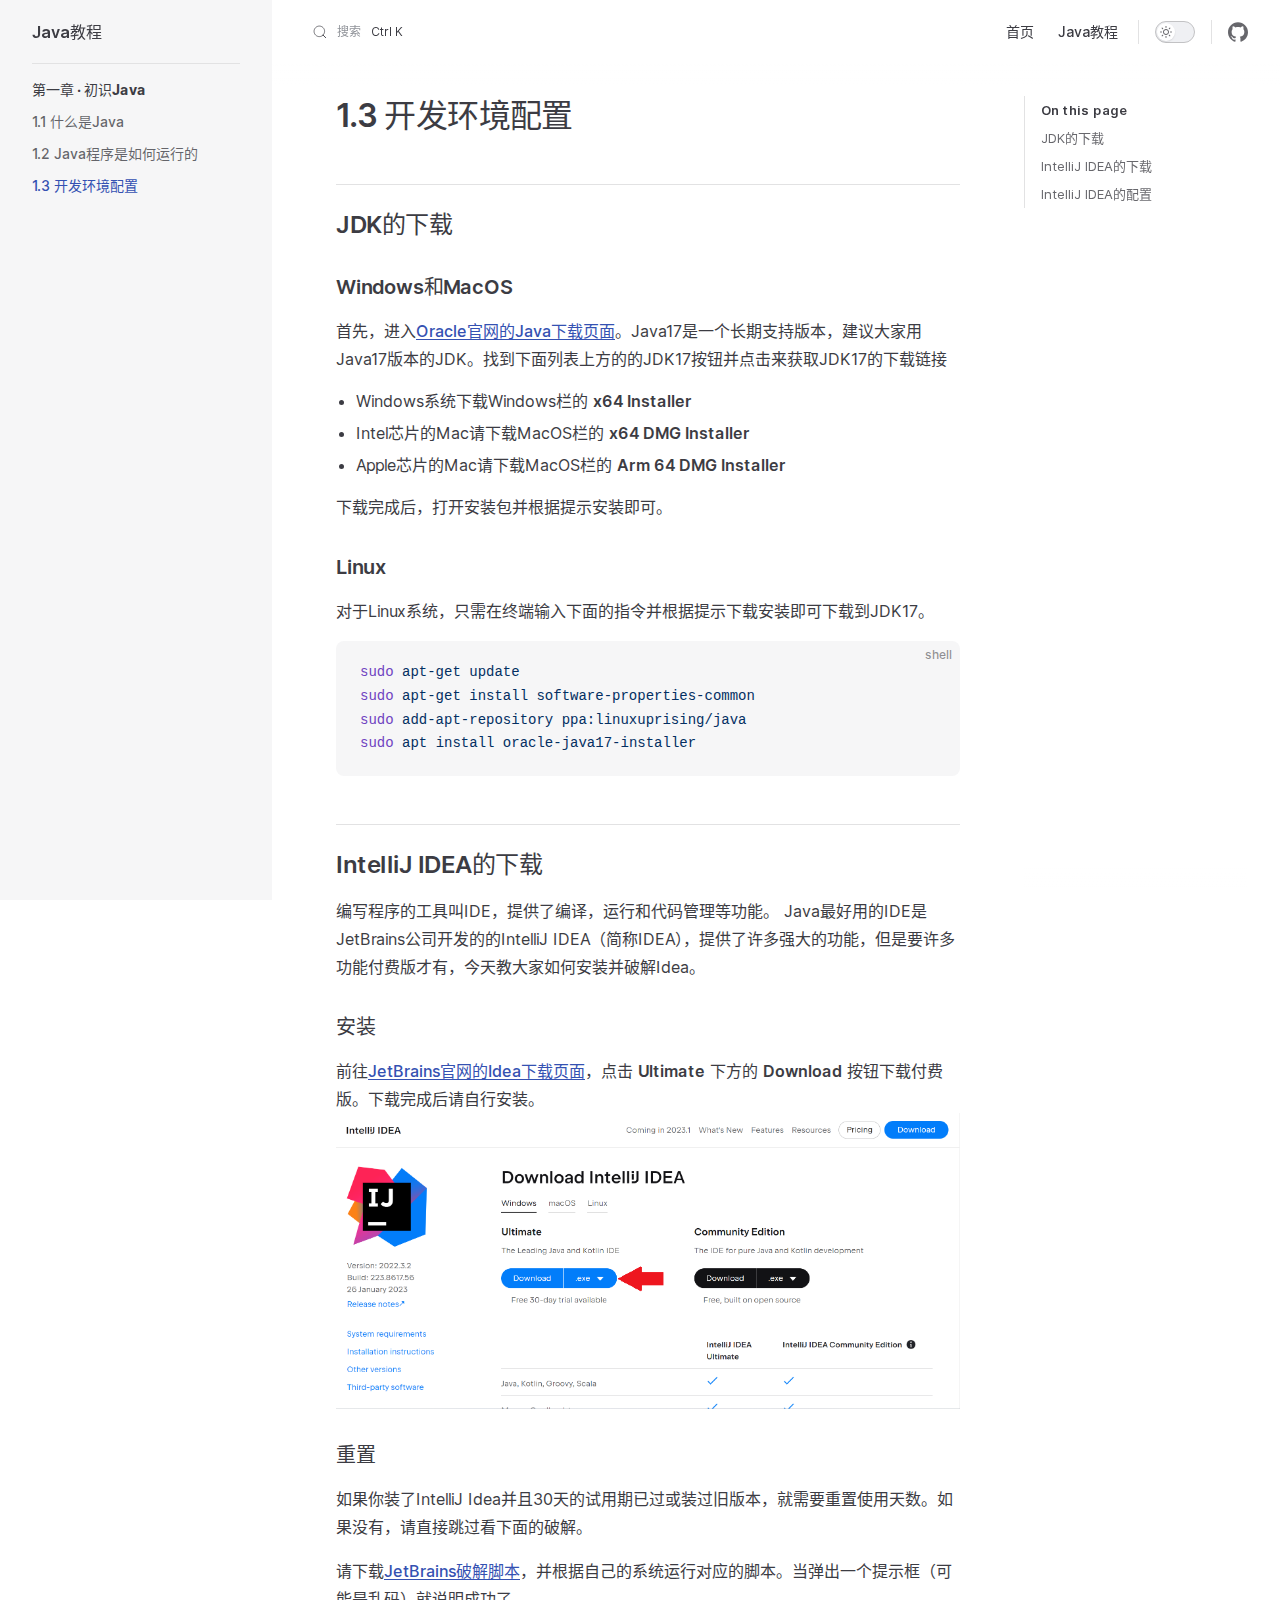
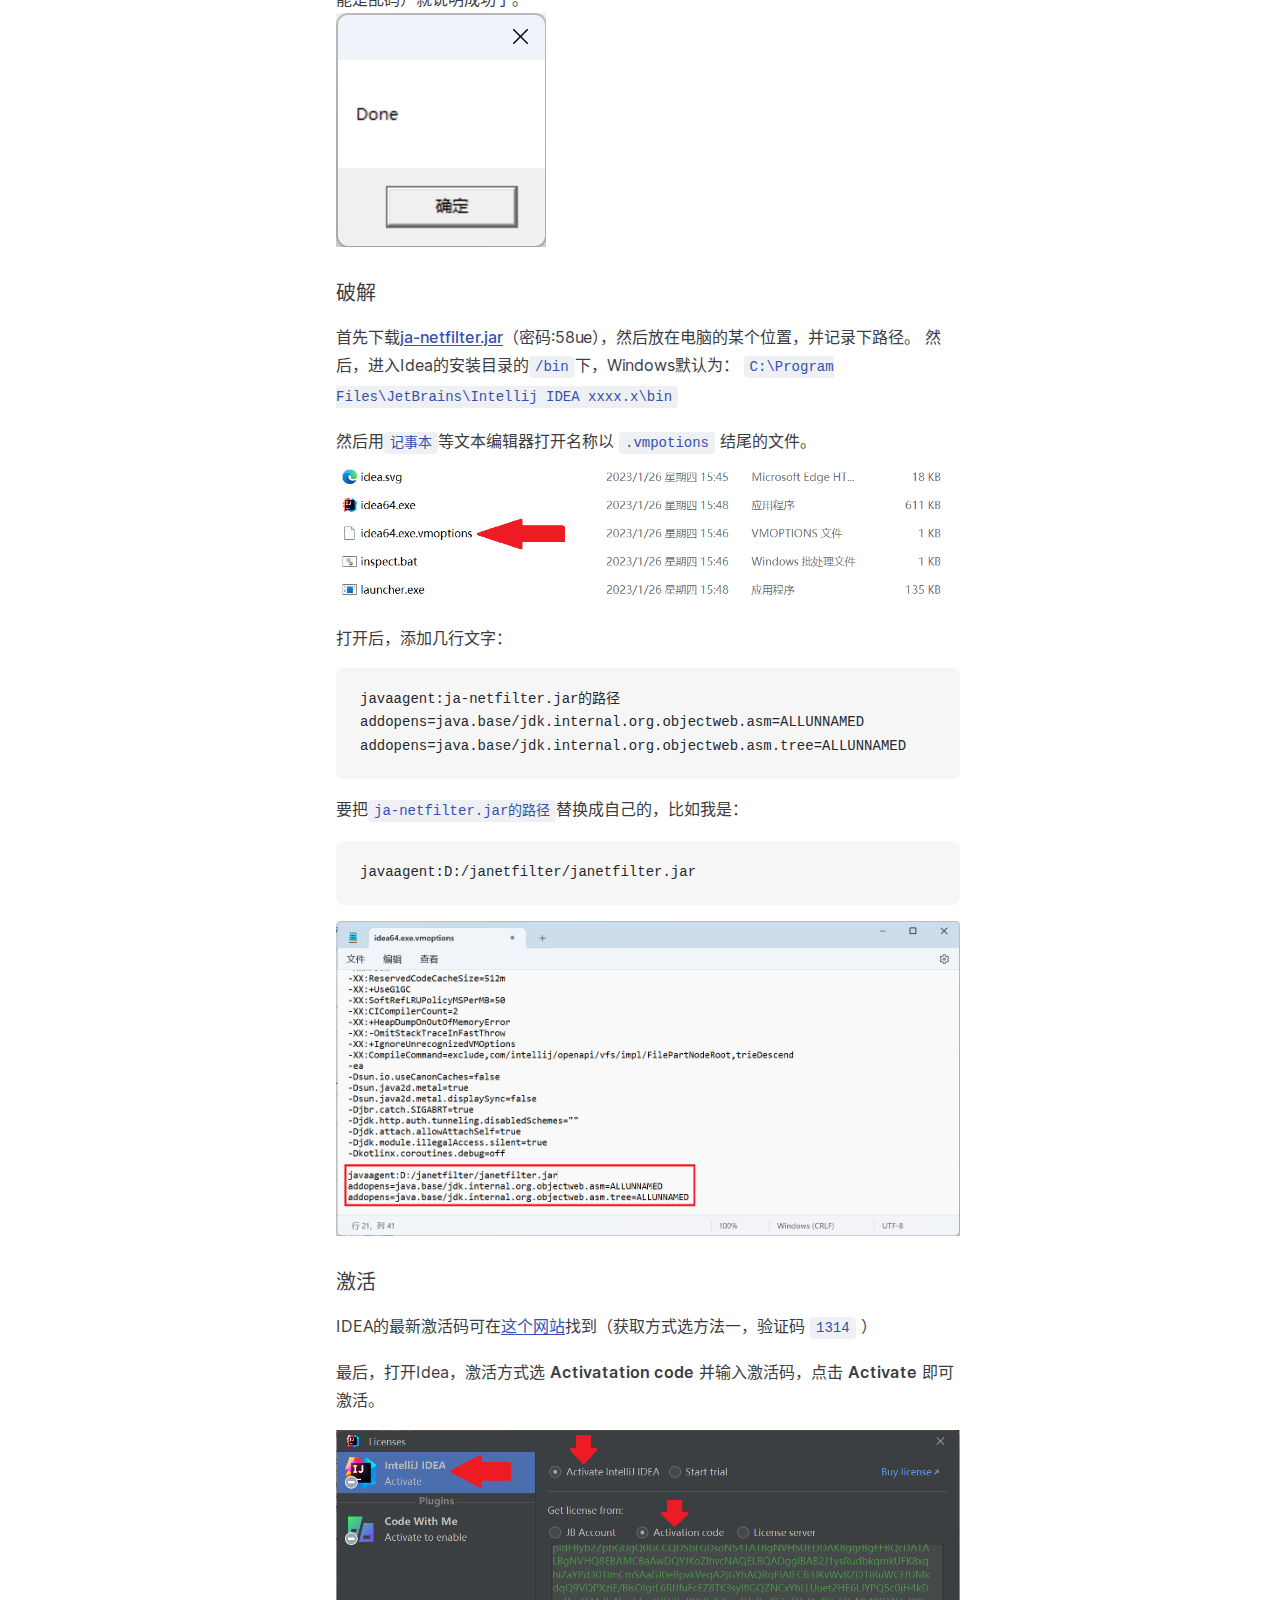
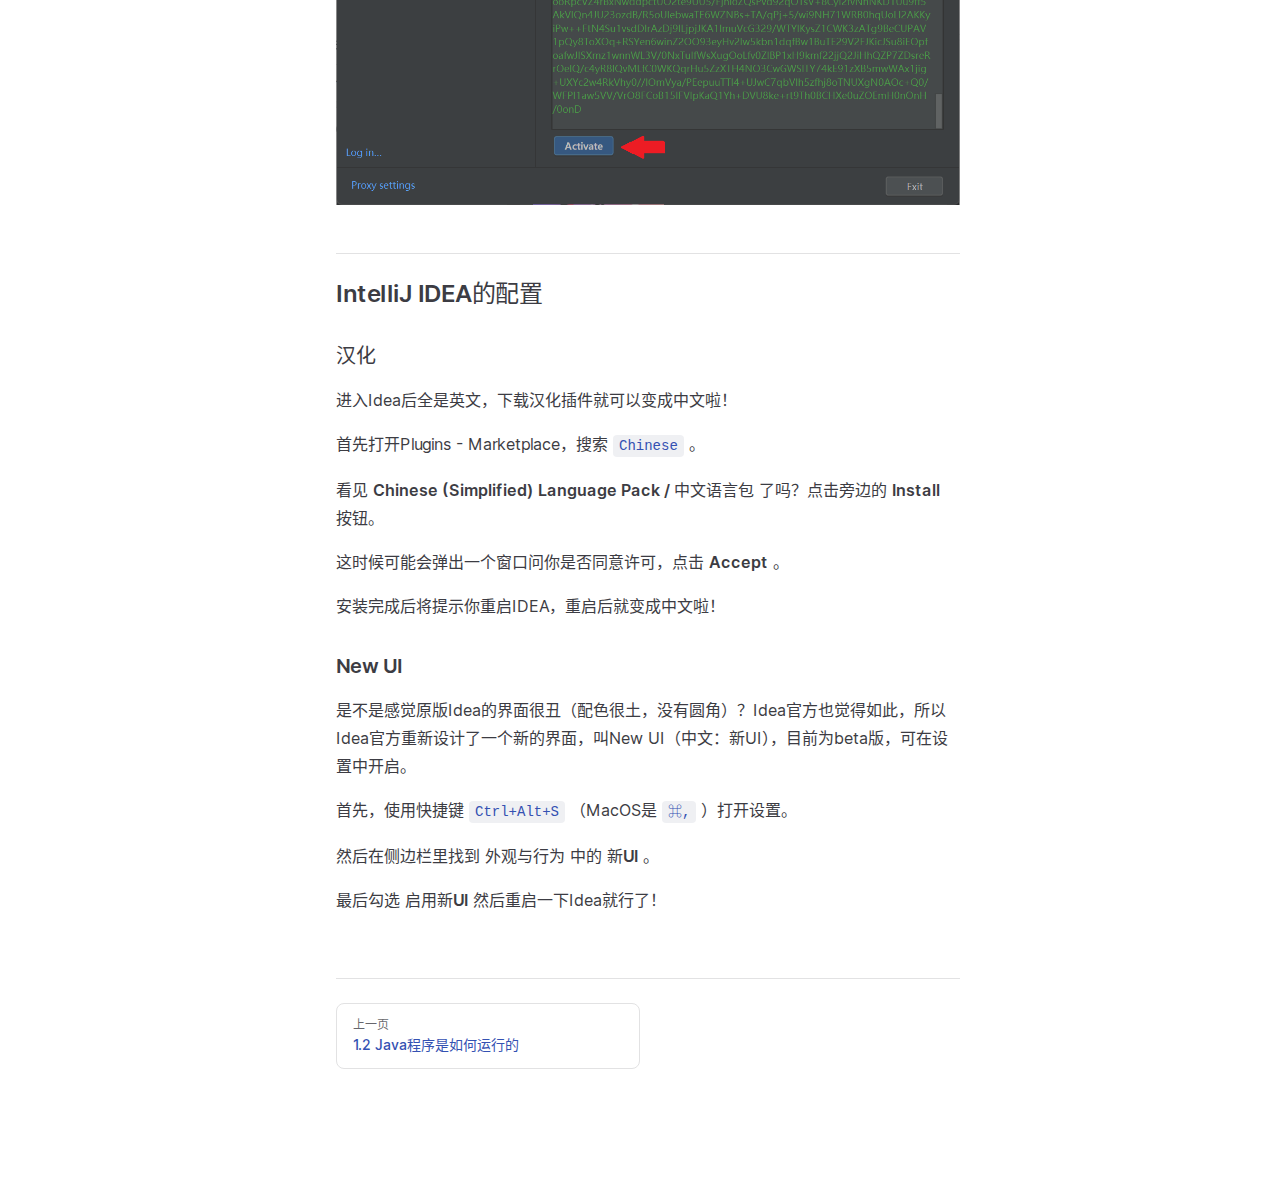
<file: tutorial/1-3-开发环境配置.html>
<!DOCTYPE html>
<html lang="zh-CN" dir="ltr">
  <head>
    <meta charset="utf-8">
    <meta name="viewport" content="width=device-width,initial-scale=1">
    <title>1.3 开发环境配置 | Java教程</title>
    <meta name="description" content="由Tigercrl编写">
    <link rel="preload stylesheet" href="/assets/style.0479b669.css" as="style">
    
    <script type="module" src="/assets/app.b3c30493.js"></script>
    <link rel="preload" href="/assets/inter-roman-latin.2ed14f66.woff2" as="font" type="font/woff2" crossorigin="">
    <link rel="modulepreload" href="/assets/chunks/framework.50dad69f.js">
    <link rel="modulepreload" href="/assets/chunks/theme.32e53571.js">
    <link rel="modulepreload" href="/assets/tutorial_1-3-开发环境配置.md.f9aa82eb.lean.js">
    <script id="check-dark-mode">(()=>{const e=localStorage.getItem("vitepress-theme-appearance")||"auto",a=window.matchMedia("(prefers-color-scheme: dark)").matches;(!e||e==="auto"?a:e==="dark")&&document.documentElement.classList.add("dark")})();</script>
    <script id="check-mac-os">document.documentElement.classList.toggle("mac",/Mac|iPhone|iPod|iPad/i.test(navigator.platform));</script>
    <script>import("/pagefind/pagefind.js").then(i=>{window.__pagefind__=i,i.init()}).catch(()=>{});</script>
  </head>
  <body><!--v-if--><!--teleport anchor-->
    <div id="app"><div class="Layout" data-v-37e36578><!--[--><!--]--><!--[--><span tabindex="-1" data-v-1430a01e></span><a href="#VPContent" class="VPSkipLink visually-hidden" data-v-1430a01e> Skip to content </a><!--]--><!----><header class="VPNav" data-v-37e36578 data-v-1a5b3c3b><div class="VPNavBar has-sidebar" data-v-1a5b3c3b data-v-6d896864><div class="container" data-v-6d896864><div class="title" data-v-6d896864><div class="VPNavBarTitle has-sidebar" data-v-6d896864 data-v-ab3d9885><a class="title" href="/" data-v-ab3d9885><!--[--><!--]--><!----><!--[-->Java教程<!--]--><!--[--><!--]--></a></div></div><div class="content" data-v-6d896864><div class="curtain" data-v-6d896864></div><div class="content-body" data-v-6d896864><!--[--><!--]--><div class="blog-search search" data-pagefind-ignore="all" data-v-6d896864 style="--7ff6f380:1;" data-v-eef4691b><div class="nav-search-btn-wait" data-v-eef4691b><svg width="14" height="14" viewBox="0 0 20 20" data-v-eef4691b><path d="M14.386 14.386l4.0877 4.0877-4.0877-4.0877c-2.9418 2.9419-7.7115 2.9419-10.6533 0-2.9419-2.9418-2.9419-7.7115 0-10.6533 2.9418-2.9419 7.7115-2.9419 10.6533 0 2.9419 2.9418 2.9419 7.7115 0 10.6533z" stroke="currentColor" fill="none" fill-rule="evenodd" stroke-linecap="round" stroke-linejoin="round" data-v-eef4691b></path></svg><span class="search-tip" data-v-eef4691b>搜索</span><span class="metaKey" data-v-eef4691b> K </span></div><!--teleport start--><!--teleport end--></div><nav aria-labelledby="main-nav-aria-label" class="VPNavBarMenu menu" data-v-6d896864 data-v-2e0cc764><span id="main-nav-aria-label" class="visually-hidden" data-v-2e0cc764>Main Navigation</span><!--[--><!--[--><a class="VPLink link VPNavBarMenuLink" href="/" tabindex="0" data-v-2e0cc764 data-v-4356950d><!--[--><span data-v-4356950d>首页</span><!--]--></a><!--]--><!--[--><a class="VPLink link VPNavBarMenuLink" href="/tutorial/1-1-%E4%BB%80%E4%B9%88%E6%98%AFJava.html" tabindex="0" data-v-2e0cc764 data-v-4356950d><!--[--><span data-v-4356950d>Java教程</span><!--]--></a><!--]--><!--]--></nav><!----><div class="VPNavBarAppearance appearance" data-v-6d896864 data-v-b2a3697c><button class="VPSwitch VPSwitchAppearance" type="button" role="switch" title="toggle dark mode" aria-checked="false" data-v-b2a3697c data-v-4ea6fdd9 data-v-4782ba8a><span class="check" data-v-4782ba8a><span class="icon" data-v-4782ba8a><!--[--><svg xmlns="http://www.w3.org/2000/svg" aria-hidden="true" focusable="false" viewbox="0 0 24 24" class="sun" data-v-4ea6fdd9><path d="M12,18c-3.3,0-6-2.7-6-6s2.7-6,6-6s6,2.7,6,6S15.3,18,12,18zM12,8c-2.2,0-4,1.8-4,4c0,2.2,1.8,4,4,4c2.2,0,4-1.8,4-4C16,9.8,14.2,8,12,8z"></path><path d="M12,4c-0.6,0-1-0.4-1-1V1c0-0.6,0.4-1,1-1s1,0.4,1,1v2C13,3.6,12.6,4,12,4z"></path><path d="M12,24c-0.6,0-1-0.4-1-1v-2c0-0.6,0.4-1,1-1s1,0.4,1,1v2C13,23.6,12.6,24,12,24z"></path><path d="M5.6,6.6c-0.3,0-0.5-0.1-0.7-0.3L3.5,4.9c-0.4-0.4-0.4-1,0-1.4s1-0.4,1.4,0l1.4,1.4c0.4,0.4,0.4,1,0,1.4C6.2,6.5,5.9,6.6,5.6,6.6z"></path><path d="M19.8,20.8c-0.3,0-0.5-0.1-0.7-0.3l-1.4-1.4c-0.4-0.4-0.4-1,0-1.4s1-0.4,1.4,0l1.4,1.4c0.4,0.4,0.4,1,0,1.4C20.3,20.7,20,20.8,19.8,20.8z"></path><path d="M3,13H1c-0.6,0-1-0.4-1-1s0.4-1,1-1h2c0.6,0,1,0.4,1,1S3.6,13,3,13z"></path><path d="M23,13h-2c-0.6,0-1-0.4-1-1s0.4-1,1-1h2c0.6,0,1,0.4,1,1S23.6,13,23,13z"></path><path d="M4.2,20.8c-0.3,0-0.5-0.1-0.7-0.3c-0.4-0.4-0.4-1,0-1.4l1.4-1.4c0.4-0.4,1-0.4,1.4,0s0.4,1,0,1.4l-1.4,1.4C4.7,20.7,4.5,20.8,4.2,20.8z"></path><path d="M18.4,6.6c-0.3,0-0.5-0.1-0.7-0.3c-0.4-0.4-0.4-1,0-1.4l1.4-1.4c0.4-0.4,1-0.4,1.4,0s0.4,1,0,1.4l-1.4,1.4C18.9,6.5,18.6,6.6,18.4,6.6z"></path></svg><svg xmlns="http://www.w3.org/2000/svg" aria-hidden="true" focusable="false" viewbox="0 0 24 24" class="moon" data-v-4ea6fdd9><path d="M12.1,22c-0.3,0-0.6,0-0.9,0c-5.5-0.5-9.5-5.4-9-10.9c0.4-4.8,4.2-8.6,9-9c0.4,0,0.8,0.2,1,0.5c0.2,0.3,0.2,0.8-0.1,1.1c-2,2.7-1.4,6.4,1.3,8.4c2.1,1.6,5,1.6,7.1,0c0.3-0.2,0.7-0.3,1.1-0.1c0.3,0.2,0.5,0.6,0.5,1c-0.2,2.7-1.5,5.1-3.6,6.8C16.6,21.2,14.4,22,12.1,22zM9.3,4.4c-2.9,1-5,3.6-5.2,6.8c-0.4,4.4,2.8,8.3,7.2,8.7c2.1,0.2,4.2-0.4,5.8-1.8c1.1-0.9,1.9-2.1,2.4-3.4c-2.5,0.9-5.3,0.5-7.5-1.1C9.2,11.4,8.1,7.7,9.3,4.4z"></path></svg><!--]--></span></span></button></div><div class="VPSocialLinks VPNavBarSocialLinks social-links" data-v-6d896864 data-v-3766c6b9 data-v-ea04a926><!--[--><a class="VPSocialLink no-icon" href="https://github.com/Tigercrl/java-tutorial" aria-label="github" target="_blank" rel="noopener" data-v-ea04a926 data-v-239a862f><svg role="img" viewBox="0 0 24 24" xmlns="http://www.w3.org/2000/svg"><title>GitHub</title><path d="M12 .297c-6.63 0-12 5.373-12 12 0 5.303 3.438 9.8 8.205 11.385.6.113.82-.258.82-.577 0-.285-.01-1.04-.015-2.04-3.338.724-4.042-1.61-4.042-1.61C4.422 18.07 3.633 17.7 3.633 17.7c-1.087-.744.084-.729.084-.729 1.205.084 1.838 1.236 1.838 1.236 1.07 1.835 2.809 1.305 3.495.998.108-.776.417-1.305.76-1.605-2.665-.3-5.466-1.332-5.466-5.93 0-1.31.465-2.38 1.235-3.22-.135-.303-.54-1.523.105-3.176 0 0 1.005-.322 3.3 1.23.96-.267 1.98-.399 3-.405 1.02.006 2.04.138 3 .405 2.28-1.552 3.285-1.23 3.285-1.23.645 1.653.24 2.873.12 3.176.765.84 1.23 1.91 1.23 3.22 0 4.61-2.805 5.625-5.475 5.92.42.36.81 1.096.81 2.22 0 1.606-.015 2.896-.015 3.286 0 .315.21.69.825.57C20.565 22.092 24 17.592 24 12.297c0-6.627-5.373-12-12-12"/></svg></a><!--]--></div><div class="VPFlyout VPNavBarExtra extra" data-v-6d896864 data-v-d8bb5d2f data-v-cc5aa40e><button type="button" class="button" aria-haspopup="true" aria-expanded="false" aria-label="extra navigation" data-v-cc5aa40e><svg xmlns="http://www.w3.org/2000/svg" aria-hidden="true" focusable="false" viewbox="0 0 24 24" class="icon" data-v-cc5aa40e><circle cx="12" cy="12" r="2"></circle><circle cx="19" cy="12" r="2"></circle><circle cx="5" cy="12" r="2"></circle></svg></button><div class="menu" data-v-cc5aa40e><div class="VPMenu" data-v-cc5aa40e data-v-55063efe><!----><!--[--><!--[--><!----><div class="group" data-v-d8bb5d2f><div class="item appearance" data-v-d8bb5d2f><p class="label" data-v-d8bb5d2f>外观</p><div class="appearance-action" data-v-d8bb5d2f><button class="VPSwitch VPSwitchAppearance" type="button" role="switch" title="toggle dark mode" aria-checked="false" data-v-d8bb5d2f data-v-4ea6fdd9 data-v-4782ba8a><span class="check" data-v-4782ba8a><span class="icon" data-v-4782ba8a><!--[--><svg xmlns="http://www.w3.org/2000/svg" aria-hidden="true" focusable="false" viewbox="0 0 24 24" class="sun" data-v-4ea6fdd9><path d="M12,18c-3.3,0-6-2.7-6-6s2.7-6,6-6s6,2.7,6,6S15.3,18,12,18zM12,8c-2.2,0-4,1.8-4,4c0,2.2,1.8,4,4,4c2.2,0,4-1.8,4-4C16,9.8,14.2,8,12,8z"></path><path d="M12,4c-0.6,0-1-0.4-1-1V1c0-0.6,0.4-1,1-1s1,0.4,1,1v2C13,3.6,12.6,4,12,4z"></path><path d="M12,24c-0.6,0-1-0.4-1-1v-2c0-0.6,0.4-1,1-1s1,0.4,1,1v2C13,23.6,12.6,24,12,24z"></path><path d="M5.6,6.6c-0.3,0-0.5-0.1-0.7-0.3L3.5,4.9c-0.4-0.4-0.4-1,0-1.4s1-0.4,1.4,0l1.4,1.4c0.4,0.4,0.4,1,0,1.4C6.2,6.5,5.9,6.6,5.6,6.6z"></path><path d="M19.8,20.8c-0.3,0-0.5-0.1-0.7-0.3l-1.4-1.4c-0.4-0.4-0.4-1,0-1.4s1-0.4,1.4,0l1.4,1.4c0.4,0.4,0.4,1,0,1.4C20.3,20.7,20,20.8,19.8,20.8z"></path><path d="M3,13H1c-0.6,0-1-0.4-1-1s0.4-1,1-1h2c0.6,0,1,0.4,1,1S3.6,13,3,13z"></path><path d="M23,13h-2c-0.6,0-1-0.4-1-1s0.4-1,1-1h2c0.6,0,1,0.4,1,1S23.6,13,23,13z"></path><path d="M4.2,20.8c-0.3,0-0.5-0.1-0.7-0.3c-0.4-0.4-0.4-1,0-1.4l1.4-1.4c0.4-0.4,1-0.4,1.4,0s0.4,1,0,1.4l-1.4,1.4C4.7,20.7,4.5,20.8,4.2,20.8z"></path><path d="M18.4,6.6c-0.3,0-0.5-0.1-0.7-0.3c-0.4-0.4-0.4-1,0-1.4l1.4-1.4c0.4-0.4,1-0.4,1.4,0s0.4,1,0,1.4l-1.4,1.4C18.9,6.5,18.6,6.6,18.4,6.6z"></path></svg><svg xmlns="http://www.w3.org/2000/svg" aria-hidden="true" focusable="false" viewbox="0 0 24 24" class="moon" data-v-4ea6fdd9><path d="M12.1,22c-0.3,0-0.6,0-0.9,0c-5.5-0.5-9.5-5.4-9-10.9c0.4-4.8,4.2-8.6,9-9c0.4,0,0.8,0.2,1,0.5c0.2,0.3,0.2,0.8-0.1,1.1c-2,2.7-1.4,6.4,1.3,8.4c2.1,1.6,5,1.6,7.1,0c0.3-0.2,0.7-0.3,1.1-0.1c0.3,0.2,0.5,0.6,0.5,1c-0.2,2.7-1.5,5.1-3.6,6.8C16.6,21.2,14.4,22,12.1,22zM9.3,4.4c-2.9,1-5,3.6-5.2,6.8c-0.4,4.4,2.8,8.3,7.2,8.7c2.1,0.2,4.2-0.4,5.8-1.8c1.1-0.9,1.9-2.1,2.4-3.4c-2.5,0.9-5.3,0.5-7.5-1.1C9.2,11.4,8.1,7.7,9.3,4.4z"></path></svg><!--]--></span></span></button></div></div></div><div class="group" data-v-d8bb5d2f><div class="item social-links" data-v-d8bb5d2f><div class="VPSocialLinks social-links-list" data-v-d8bb5d2f data-v-ea04a926><!--[--><a class="VPSocialLink no-icon" href="https://github.com/Tigercrl/java-tutorial" aria-label="github" target="_blank" rel="noopener" data-v-ea04a926 data-v-239a862f><svg role="img" viewBox="0 0 24 24" xmlns="http://www.w3.org/2000/svg"><title>GitHub</title><path d="M12 .297c-6.63 0-12 5.373-12 12 0 5.303 3.438 9.8 8.205 11.385.6.113.82-.258.82-.577 0-.285-.01-1.04-.015-2.04-3.338.724-4.042-1.61-4.042-1.61C4.422 18.07 3.633 17.7 3.633 17.7c-1.087-.744.084-.729.084-.729 1.205.084 1.838 1.236 1.838 1.236 1.07 1.835 2.809 1.305 3.495.998.108-.776.417-1.305.76-1.605-2.665-.3-5.466-1.332-5.466-5.93 0-1.31.465-2.38 1.235-3.22-.135-.303-.54-1.523.105-3.176 0 0 1.005-.322 3.3 1.23.96-.267 1.98-.399 3-.405 1.02.006 2.04.138 3 .405 2.28-1.552 3.285-1.23 3.285-1.23.645 1.653.24 2.873.12 3.176.765.84 1.23 1.91 1.23 3.22 0 4.61-2.805 5.625-5.475 5.92.42.36.81 1.096.81 2.22 0 1.606-.015 2.896-.015 3.286 0 .315.21.69.825.57C20.565 22.092 24 17.592 24 12.297c0-6.627-5.373-12-12-12"/></svg></a><!--]--></div></div></div><!--]--><!--]--></div></div></div><!--[--><!--]--><button type="button" class="VPNavBarHamburger hamburger" aria-label="mobile navigation" aria-expanded="false" aria-controls="VPNavScreen" data-v-6d896864 data-v-ef306079><span class="container" data-v-ef306079><span class="top" data-v-ef306079></span><span class="middle" data-v-ef306079></span><span class="bottom" data-v-ef306079></span></span></button></div></div></div></div><!----></header><div class="VPLocalNav reached-top" data-v-37e36578 data-v-1d6a68d0><button class="menu" aria-expanded="false" aria-controls="VPSidebarNav" data-v-1d6a68d0><svg xmlns="http://www.w3.org/2000/svg" aria-hidden="true" focusable="false" viewbox="0 0 24 24" class="menu-icon" data-v-1d6a68d0><path d="M17,11H3c-0.6,0-1-0.4-1-1s0.4-1,1-1h14c0.6,0,1,0.4,1,1S17.6,11,17,11z"></path><path d="M21,7H3C2.4,7,2,6.6,2,6s0.4-1,1-1h18c0.6,0,1,0.4,1,1S21.6,7,21,7z"></path><path d="M21,15H3c-0.6,0-1-0.4-1-1s0.4-1,1-1h18c0.6,0,1,0.4,1,1S21.6,15,21,15z"></path><path d="M17,19H3c-0.6,0-1-0.4-1-1s0.4-1,1-1h14c0.6,0,1,0.4,1,1S17.6,19,17,19z"></path></svg><span class="menu-text" data-v-1d6a68d0>菜单</span></button><div class="VPLocalNavOutlineDropdown" style="--vp-vh:0px;" data-v-1d6a68d0 data-v-d9c8765b><button data-v-d9c8765b>返回顶部</button><!----></div></div><aside class="VPSidebar" data-v-37e36578 data-v-64b379db><div class="curtain" data-v-64b379db></div><nav class="nav" id="VPSidebarNav" aria-labelledby="sidebar-aria-label" tabindex="-1" data-v-64b379db><span class="visually-hidden" id="sidebar-aria-label" data-v-64b379db> Sidebar Navigation </span><!--[--><!--]--><!--[--><div class="group" data-v-64b379db><section class="VPSidebarItem level-0 has-active" data-v-64b379db data-v-b3fec232><div class="item" role="button" tabindex="0" data-v-b3fec232><div class="indicator" data-v-b3fec232></div><h2 class="text" data-v-b3fec232>第一章 · 初识Java</h2><!----></div><div class="items" data-v-b3fec232><!--[--><div class="VPSidebarItem level-1 is-link" data-v-b3fec232 data-v-b3fec232><div class="item" data-v-b3fec232><div class="indicator" data-v-b3fec232></div><a class="VPLink link link" href="/tutorial/1-1-%E4%BB%80%E4%B9%88%E6%98%AFJava.html" data-v-b3fec232><!--[--><p class="text" data-v-b3fec232>1.1 什么是Java</p><!--]--></a><!----></div><!----></div><div class="VPSidebarItem level-1 is-link" data-v-b3fec232 data-v-b3fec232><div class="item" data-v-b3fec232><div class="indicator" data-v-b3fec232></div><a class="VPLink link link" href="/tutorial/1-2-Java%E7%A8%8B%E5%BA%8F%E6%98%AF%E5%A6%82%E4%BD%95%E8%BF%90%E8%A1%8C%E7%9A%84.html" data-v-b3fec232><!--[--><p class="text" data-v-b3fec232>1.2 Java程序是如何运行的</p><!--]--></a><!----></div><!----></div><div class="VPSidebarItem level-1 is-link" data-v-b3fec232 data-v-b3fec232><div class="item" data-v-b3fec232><div class="indicator" data-v-b3fec232></div><a class="VPLink link link" href="/tutorial/1-3-%E5%BC%80%E5%8F%91%E7%8E%AF%E5%A2%83%E9%85%8D%E7%BD%AE.html" data-v-b3fec232><!--[--><p class="text" data-v-b3fec232>1.3 开发环境配置</p><!--]--></a><!----></div><!----></div><!--]--></div></section></div><!--]--><!--[--><!--]--></nav></aside><div class="VPContent has-sidebar" id="VPContent" data-pagefind-body data-v-37e36578 data-v-8033e20d><div class="VPDoc has-sidebar has-aside" data-v-8033e20d data-v-37db1d0f><!--[--><!--]--><div class="container" data-v-37db1d0f><div class="aside" data-v-37db1d0f><div class="aside-curtain" data-v-37db1d0f></div><div class="aside-container" data-v-37db1d0f><div class="aside-content" data-v-37db1d0f><div class="VPDocAside" data-v-37db1d0f data-v-b49c3edd><!--[--><!--]--><!--[--><!--]--><div class="VPDocAsideOutline" role="navigation" data-v-b49c3edd data-v-cde1be9d><div class="content" data-v-cde1be9d><div class="outline-marker" data-v-cde1be9d></div><div class="outline-title" role="heading" aria-level="2" data-v-cde1be9d>On this page</div><nav aria-labelledby="doc-outline-aria-label" data-v-cde1be9d><span class="visually-hidden" id="doc-outline-aria-label" data-v-cde1be9d> Table of Contents for current page </span><ul class="root" data-v-cde1be9d data-v-0c6b6213><!--[--><!--]--></ul></nav></div></div><!--[--><!--]--><div class="spacer" data-v-b49c3edd></div><!--[--><!--]--><!----><!--[--><!--]--><!--[--><!--]--></div></div></div></div><div class="content" data-v-37db1d0f><div class="content-container" data-v-37db1d0f><!--[--><!--]--><!----><main class="main" data-v-37db1d0f><div style="position:relative;" class="vp-doc _tutorial_1-3-%E5%BC%80%E5%8F%91%E7%8E%AF%E5%A2%83%E9%85%8D%E7%BD%AE" data-v-37db1d0f><div><h1 id="_1-3-开发环境配置" tabindex="-1">1.3 开发环境配置 <a class="header-anchor" href="#_1-3-开发环境配置" aria-label="Permalink to &quot;1.3 开发环境配置&quot;">​</a></h1><h2 id="jdk的下载" tabindex="-1">JDK的下载 <a class="header-anchor" href="#jdk的下载" aria-label="Permalink to &quot;JDK的下载&quot;">​</a></h2><h3 id="windows和macos" tabindex="-1">Windows和MacOS <a class="header-anchor" href="#windows和macos" aria-label="Permalink to &quot;Windows和MacOS&quot;">​</a></h3><p>首先，进入<a href="https://www.oracle.com/java/technologies/downloads/" target="_blank" rel="noreferrer">Oracle官网的Java下载页面</a>。Java17是一个长期支持版本，建议大家用Java17版本的JDK。找到下面列表上方的的JDK17按钮并点击来获取JDK17的下载链接</p><ul><li>Windows系统下载Windows栏的 <strong>x64 Installer</strong></li><li>Intel芯片的Mac请下载MacOS栏的 <strong>x64 DMG Installer</strong></li><li>Apple芯片的Mac请下载MacOS栏的 <strong>Arm 64 DMG Installer</strong></li></ul><p>下载完成后，打开安装包并根据提示安装即可。</p><h3 id="linux" tabindex="-1">Linux <a class="header-anchor" href="#linux" aria-label="Permalink to &quot;Linux&quot;">​</a></h3><p>对于Linux系统，只需在终端输入下面的指令并根据提示下载安装即可下载到JDK17。</p><div class="language-shell vp-adaptive-theme"><button title="Copy Code" class="copy"></button><span class="lang">shell</span><pre class="shiki github-dark vp-code-dark"><code><span class="line"><span style="color:#B392F0;">sudo</span><span style="color:#E1E4E8;"> </span><span style="color:#9ECBFF;">apt-get</span><span style="color:#E1E4E8;"> </span><span style="color:#9ECBFF;">update</span></span>
<span class="line"><span style="color:#B392F0;">sudo</span><span style="color:#E1E4E8;"> </span><span style="color:#9ECBFF;">apt-get</span><span style="color:#E1E4E8;"> </span><span style="color:#9ECBFF;">install</span><span style="color:#E1E4E8;"> </span><span style="color:#9ECBFF;">software-properties-common</span></span>
<span class="line"><span style="color:#B392F0;">sudo</span><span style="color:#E1E4E8;"> </span><span style="color:#9ECBFF;">add-apt-repository</span><span style="color:#E1E4E8;"> </span><span style="color:#9ECBFF;">ppa:linuxuprising/java</span></span>
<span class="line"><span style="color:#B392F0;">sudo</span><span style="color:#E1E4E8;"> </span><span style="color:#9ECBFF;">apt</span><span style="color:#E1E4E8;"> </span><span style="color:#9ECBFF;">install</span><span style="color:#E1E4E8;"> </span><span style="color:#9ECBFF;">oracle-java17-installer</span></span></code></pre><pre class="shiki github-light vp-code-light"><code><span class="line"><span style="color:#6F42C1;">sudo</span><span style="color:#24292E;"> </span><span style="color:#032F62;">apt-get</span><span style="color:#24292E;"> </span><span style="color:#032F62;">update</span></span>
<span class="line"><span style="color:#6F42C1;">sudo</span><span style="color:#24292E;"> </span><span style="color:#032F62;">apt-get</span><span style="color:#24292E;"> </span><span style="color:#032F62;">install</span><span style="color:#24292E;"> </span><span style="color:#032F62;">software-properties-common</span></span>
<span class="line"><span style="color:#6F42C1;">sudo</span><span style="color:#24292E;"> </span><span style="color:#032F62;">add-apt-repository</span><span style="color:#24292E;"> </span><span style="color:#032F62;">ppa:linuxuprising/java</span></span>
<span class="line"><span style="color:#6F42C1;">sudo</span><span style="color:#24292E;"> </span><span style="color:#032F62;">apt</span><span style="color:#24292E;"> </span><span style="color:#032F62;">install</span><span style="color:#24292E;"> </span><span style="color:#032F62;">oracle-java17-installer</span></span></code></pre></div><h2 id="intellij-idea的下载" tabindex="-1">IntelliJ IDEA的下载 <a class="header-anchor" href="#intellij-idea的下载" aria-label="Permalink to &quot;IntelliJ IDEA的下载&quot;">​</a></h2><p>编写程序的工具叫IDE，提供了编译，运行和代码管理等功能。 Java最好用的IDE是JetBrains公司开发的的IntelliJ IDEA（简称IDEA），提供了许多强大的功能，但是要许多功能付费版才有，今天教大家如何安装并破解Idea。</p><h3 id="安装" tabindex="-1">安装 <a class="header-anchor" href="#安装" aria-label="Permalink to &quot;安装&quot;">​</a></h3><p>前往<a href="https://www.jetbrains.com/idea/download" target="_blank" rel="noreferrer">JetBrains官网的Idea下载页面</a>，点击 <strong>Ultimate</strong> 下方的 <strong>Download</strong> 按钮下载付费版。下载完成后请自行安装。 <img src="/assets/1-3-1.6a0f8c28.png" alt="JetBrains官网的Idea下载页面"></p><h3 id="重置" tabindex="-1">重置 <a class="header-anchor" href="#重置" aria-label="Permalink to &quot;重置&quot;">​</a></h3><p>如果你装了IntelliJ Idea并且30天的试用期已过或装过旧版本，就需要重置使用天数。如果没有，请直接跳过看下面的破解。</p><p>请下载<a href="https://tigercrl.lanzoub.com/iX4Ze0o4rhad" target="_blank" rel="noreferrer">JetBrains破解脚本</a>，并根据自己的系统运行对应的脚本。当弹出一个提示框（可能是乱码）就说明成功了。 <img src="/assets/1-3-2.d4035604.png" alt="弹出的提示框"></p><h3 id="破解" tabindex="-1">破解 <a class="header-anchor" href="#破解" aria-label="Permalink to &quot;破解&quot;">​</a></h3><p>首先下载<a href="https://tigercrl.lanzoub.com/i1jIp0o4sjlc" target="_blank" rel="noreferrer">ja-netfilter.jar</a>（密码:58ue），然后放在电脑的某个位置，并记录下路径。 然后，进入Idea的安装目录的<code>/bin</code>下，Windows默认为： <code>C:\Program Files\JetBrains\Intellij IDEA xxxx.x\bin</code></p><p>然后用<code>记事本</code>等文本编辑器打开名称以 <code>.vmpotions</code> 结尾的文件。 <img src="/assets/1-3-3.da25d648.png" alt=".vmpotions文件的位置"></p><p>打开后，添加几行文字：</p><div class="language- vp-adaptive-theme"><button title="Copy Code" class="copy"></button><span class="lang"></span><pre class="shiki github-dark vp-code-dark"><code><span class="line"><span style="color:#e1e4e8;">javaagent:ja-netfilter.jar的路径</span></span>
<span class="line"><span style="color:#e1e4e8;">addopens=java.base/jdk.internal.org.objectweb.asm=ALLUNNAMED</span></span>
<span class="line"><span style="color:#e1e4e8;">addopens=java.base/jdk.internal.org.objectweb.asm.tree=ALLUNNAMED</span></span></code></pre><pre class="shiki github-light vp-code-light"><code><span class="line"><span style="color:#24292e;">javaagent:ja-netfilter.jar的路径</span></span>
<span class="line"><span style="color:#24292e;">addopens=java.base/jdk.internal.org.objectweb.asm=ALLUNNAMED</span></span>
<span class="line"><span style="color:#24292e;">addopens=java.base/jdk.internal.org.objectweb.asm.tree=ALLUNNAMED</span></span></code></pre></div><p>要把<code>ja-netfilter.jar的路径</code>替换成自己的，比如我是：</p><div class="language- vp-adaptive-theme"><button title="Copy Code" class="copy"></button><span class="lang"></span><pre class="shiki github-dark vp-code-dark"><code><span class="line"><span style="color:#e1e4e8;">javaagent:D:/janetfilter/janetfilter.jar</span></span></code></pre><pre class="shiki github-light vp-code-light"><code><span class="line"><span style="color:#24292e;">javaagent:D:/janetfilter/janetfilter.jar</span></span></code></pre></div><p><img src="/assets/1-3-4.73ca2242.png" alt="添加文本进.vmpotions文件"></p><h3 id="激活" tabindex="-1">激活 <a class="header-anchor" href="#激活" aria-label="Permalink to &quot;激活&quot;">​</a></h3><p>IDEA的最新激活码可在<a href="https://www.idejihuo.com/" target="_blank" rel="noreferrer">这个网站</a>找到（获取方式选<strong>方法一</strong>，验证码 <code>1314</code> ）</p><p>最后，打开Idea，激活方式选 <strong>Activatation code</strong> 并输入激活码，点击 <strong>Activate</strong> 即可激活。</p><p><img src="/assets/1-3-5.aad3ae46.png" alt="激活IDEA"></p><h2 id="intellij-idea的配置" tabindex="-1">IntelliJ IDEA的配置 <a class="header-anchor" href="#intellij-idea的配置" aria-label="Permalink to &quot;IntelliJ IDEA的配置&quot;">​</a></h2><h3 id="汉化" tabindex="-1">汉化 <a class="header-anchor" href="#汉化" aria-label="Permalink to &quot;汉化&quot;">​</a></h3><p>进入Idea后全是英文，下载汉化插件就可以变成中文啦！</p><p>首先打开Plugins - Marketplace，搜索 <code>Chinese</code> 。</p><p>看见 <strong>Chinese (Simplified) Language Pack / 中文语言包</strong> 了吗？点击旁边的 <strong>Install</strong> 按钮。</p><p>这时候可能会弹出一个窗口问你是否同意许可，点击 <strong>Accept</strong> 。</p><p>安装完成后将提示你重启IDEA，重启后就变成中文啦！</p><h3 id="new-ui" tabindex="-1">New UI <a class="header-anchor" href="#new-ui" aria-label="Permalink to &quot;New UI&quot;">​</a></h3><p>是不是感觉原版Idea的界面很丑（配色很土，没有圆角）？Idea官方也觉得如此，所以Idea官方重新设计了一个新的界面，叫New UI（中文：新UI），目前为beta版，可在设置中开启。</p><p>首先，使用快捷键 <code>Ctrl+Alt+S</code> （MacOS是 <code>⌘,</code> ）打开设置。</p><p>然后在侧边栏里找到 <strong>外观与行为</strong> 中的 <strong>新UI</strong> 。</p><p>最后勾选 <strong>启用新UI</strong> 然后重启一下Idea就行了！</p></div></div></main><footer class="VPDocFooter" data-v-37db1d0f data-v-b529a4a6><!--[--><!--]--><!----><nav class="prev-next" data-v-b529a4a6><div class="pager" data-v-b529a4a6><a class="pager-link prev" href="/tutorial/1-2-Java%E7%A8%8B%E5%BA%8F%E6%98%AF%E5%A6%82%E4%BD%95%E8%BF%90%E8%A1%8C%E7%9A%84.html" data-v-b529a4a6><span class="desc" data-v-b529a4a6>上一页</span><span class="title" data-v-b529a4a6>1.2 Java程序是如何运行的</span></a></div><div class="pager" data-v-b529a4a6><!----></div></nav></footer><!--[--><!--]--></div></div></div><!--[--><!--]--></div></div><footer class="VPFooter has-sidebar" data-v-37e36578 data-v-33ccc633><div class="container" data-v-33ccc633><p class="message" data-v-33ccc633>本站所有文章在 <a href="https://creativecommons.org/licenses/by-nc-sa/4.0/legalcode.zh-hans">CC BY-NC-SA 4.0</a> 许可下发布</p><p class="copyright" data-v-33ccc633>版权所有© 2023 Tigercrl</p></div></footer><!--[--><!--]--></div></div>
    <script>window.__VP_HASH_MAP__=JSON.parse("{\"tutorial_1-2-java程序是如何运行的.md\":\"46304417\",\"tutorial_1-1-什么是java.md\":\"45e27b57\",\"index.md\":\"9ece1bc2\",\"markdown-examples.md\":\"12bf20ba\",\"tutorial_1-3-开发环境配置.md\":\"f9aa82eb\"}");window.__VP_SITE_DATA__=JSON.parse("{\"lang\":\"zh-CN\",\"dir\":\"ltr\",\"title\":\"Java教程\",\"description\":\"由Tigercrl编写\",\"base\":\"/\",\"head\":[],\"appearance\":true,\"themeConfig\":{\"nav\":[{\"text\":\"首页\",\"link\":\"/\"},{\"text\":\"Java教程\",\"link\":\"/tutorial/1-1-什么是Java\"}],\"sidebar\":[{\"text\":\"第一章 · 初识Java\",\"items\":[{\"text\":\"1.1 什么是Java\",\"link\":\"/tutorial/1-1-什么是Java\"},{\"text\":\"1.2 Java程序是如何运行的\",\"link\":\"/tutorial/1-2-Java程序是如何运行的\"},{\"text\":\"1.3 开发环境配置\",\"link\":\"/tutorial/1-3-开发环境配置\"}]}],\"socialLinks\":[{\"icon\":\"github\",\"link\":\"https://github.com/Tigercrl/java-tutorial\"}],\"footer\":{\"message\":\"本站所有文章在 <a href=\\\"https://creativecommons.org/licenses/by-nc-sa/4.0/legalcode.zh-hans\\\">CC BY-NC-SA 4.0</a> 许可下发布\",\"copyright\":\"版权所有© 2023 Tigercrl\"},\"lastUpdated\":{\"text\":\"更新于\",\"formatOptions\":{\"dateStyle\":\"full\",\"timeStyle\":\"medium\"}},\"docFooter\":{\"prev\":\"上一页\",\"next\":\"下一页\"},\"darkModeSwitchLabel\":\"外观\",\"sidebarMenuLabel\":\"菜单\",\"returnToTopLabel\":\"返回顶部\"},\"locales\":{},\"scrollOffset\":90,\"cleanUrls\":false}");</script>
    
  </body>
</html>
</file>
<file: assets/style.0479b669.css>
@font-face{font-family:Inter var;font-weight:100 900;font-display:swap;font-style:normal;font-named-instance:"Regular";src:url(/assets/inter-roman-cyrillic.5f2c6c8c.woff2) format("woff2");unicode-range:U+0301,U+0400-045F,U+0490-0491,U+04B0-04B1,U+2116}@font-face{font-family:Inter var;font-weight:100 900;font-display:swap;font-style:normal;font-named-instance:"Regular";src:url(/assets/inter-roman-cyrillic-ext.e75737ce.woff2) format("woff2");unicode-range:U+0460-052F,U+1C80-1C88,U+20B4,U+2DE0-2DFF,U+A640-A69F,U+FE2E-FE2F}@font-face{font-family:Inter var;font-weight:100 900;font-display:swap;font-style:normal;font-named-instance:"Regular";src:url(/assets/inter-roman-greek.d5a6d92a.woff2) format("woff2");unicode-range:U+0370-03FF}@font-face{font-family:Inter var;font-weight:100 900;font-display:swap;font-style:normal;font-named-instance:"Regular";src:url(/assets/inter-roman-greek-ext.ab0619bc.woff2) format("woff2");unicode-range:U+1F00-1FFF}@font-face{font-family:Inter var;font-weight:100 900;font-display:swap;font-style:normal;font-named-instance:"Regular";src:url(/assets/inter-roman-latin.2ed14f66.woff2) format("woff2");unicode-range:U+0000-00FF,U+0131,U+0152-0153,U+02BB-02BC,U+02C6,U+02DA,U+02DC,U+2000-206F,U+2074,U+20AC,U+2122,U+2191,U+2193,U+2212,U+2215,U+FEFF,U+FFFD}@font-face{font-family:Inter var;font-weight:100 900;font-display:swap;font-style:normal;font-named-instance:"Regular";src:url(/assets/inter-roman-latin-ext.0030eebd.woff2) format("woff2");unicode-range:U+0100-024F,U+0259,U+1E00-1EFF,U+2020,U+20A0-20AB,U+20AD-20CF,U+2113,U+2C60-2C7F,U+A720-A7FF}@font-face{font-family:Inter var;font-weight:100 900;font-display:swap;font-style:normal;font-named-instance:"Regular";src:url(/assets/inter-roman-vietnamese.14ce25a6.woff2) format("woff2");unicode-range:U+0102-0103,U+0110-0111,U+0128-0129,U+0168-0169,U+01A0-01A1,U+01AF-01B0,U+1EA0-1EF9,U+20AB}@font-face{font-family:Inter var;font-weight:100 900;font-display:swap;font-style:italic;font-named-instance:"Italic";src:url(/assets/inter-italic-cyrillic.ea42a392.woff2) format("woff2");unicode-range:U+0301,U+0400-045F,U+0490-0491,U+04B0-04B1,U+2116}@font-face{font-family:Inter var;font-weight:100 900;font-display:swap;font-style:italic;font-named-instance:"Italic";src:url(/assets/inter-italic-cyrillic-ext.33bd5a8e.woff2) format("woff2");unicode-range:U+0460-052F,U+1C80-1C88,U+20B4,U+2DE0-2DFF,U+A640-A69F,U+FE2E-FE2F}@font-face{font-family:Inter var;font-weight:100 900;font-display:swap;font-style:italic;font-named-instance:"Italic";src:url(/assets/inter-italic-greek.8f4463c4.woff2) format("woff2");unicode-range:U+0370-03FF}@font-face{font-family:Inter var;font-weight:100 900;font-display:swap;font-style:italic;font-named-instance:"Italic";src:url(/assets/inter-italic-greek-ext.4fbe9427.woff2) format("woff2");unicode-range:U+1F00-1FFF}@font-face{font-family:Inter var;font-weight:100 900;font-display:swap;font-style:italic;font-named-instance:"Italic";src:url(/assets/inter-italic-latin.bd3b6f56.woff2) format("woff2");unicode-range:U+0000-00FF,U+0131,U+0152-0153,U+02BB-02BC,U+02C6,U+02DA,U+02DC,U+2000-206F,U+2074,U+20AC,U+2122,U+2191,U+2193,U+2212,U+2215,U+FEFF,U+FFFD}@font-face{font-family:Inter var;font-weight:100 900;font-display:swap;font-style:italic;font-named-instance:"Italic";src:url(/assets/inter-italic-latin-ext.bd8920cc.woff2) format("woff2");unicode-range:U+0100-024F,U+0259,U+1E00-1EFF,U+2020,U+20A0-20AB,U+20AD-20CF,U+2113,U+2C60-2C7F,U+A720-A7FF}@font-face{font-family:Inter var;font-weight:100 900;font-display:swap;font-style:italic;font-named-instance:"Italic";src:url(/assets/inter-italic-vietnamese.6ce511fb.woff2) format("woff2");unicode-range:U+0102-0103,U+0110-0111,U+0128-0129,U+0168-0169,U+01A0-01A1,U+01AF-01B0,U+1EA0-1EF9,U+20AB}@font-face{font-family:Chinese Quotes;src:local("PingFang SC Regular"),local("PingFang SC"),local("SimHei"),local("Source Han Sans SC");unicode-range:U+2018,U+2019,U+201C,U+201D}:root{--vp-c-white: #ffffff;--vp-c-black: #000000;--vp-c-neutral: var(--vp-c-black);--vp-c-neutral-inverse: var(--vp-c-white)}.dark{--vp-c-neutral: var(--vp-c-white);--vp-c-neutral-inverse: var(--vp-c-black)}:root{--vp-c-gray-1: #dddde3;--vp-c-gray-2: #e4e4e9;--vp-c-gray-3: #ebebef;--vp-c-gray-soft: rgba(142, 150, 170, .14);--vp-c-indigo-1: #3451b2;--vp-c-indigo-2: #3a5ccc;--vp-c-indigo-3: #5672cd;--vp-c-indigo-soft: rgba(100, 108, 255, .14);--vp-c-green-1: #18794e;--vp-c-green-2: #299764;--vp-c-green-3: #30a46c;--vp-c-green-soft: rgba(16, 185, 129, .14);--vp-c-yellow-1: #915930;--vp-c-yellow-2: #946300;--vp-c-yellow-3: #9f6a00;--vp-c-yellow-soft: rgba(234, 179, 8, .14);--vp-c-red-1: #b8272c;--vp-c-red-2: #d5393e;--vp-c-red-3: #e0575b;--vp-c-red-soft: rgba(244, 63, 94, .14);--vp-c-sponsor: #db2777}.dark{--vp-c-gray-1: #515c67;--vp-c-gray-2: #414853;--vp-c-gray-3: #32363f;--vp-c-gray-soft: rgba(101, 117, 133, .16);--vp-c-indigo-1: #a8b1ff;--vp-c-indigo-2: #5c73e7;--vp-c-indigo-3: #3e63dd;--vp-c-indigo-soft: rgba(100, 108, 255, .16);--vp-c-green-1: #3dd68c;--vp-c-green-2: #30a46c;--vp-c-green-3: #298459;--vp-c-green-soft: rgba(16, 185, 129, .16);--vp-c-yellow-1: #f9b44e;--vp-c-yellow-2: #da8b17;--vp-c-yellow-3: #a46a0a;--vp-c-yellow-soft: rgba(234, 179, 8, .16);--vp-c-red-1: #f66f81;--vp-c-red-2: #f14158;--vp-c-red-3: #b62a3c;--vp-c-red-soft: rgba(244, 63, 94, .16)}:root{--vp-c-bg: #ffffff;--vp-c-bg-alt: #f6f6f7;--vp-c-bg-elv: #ffffff;--vp-c-bg-soft: #f6f6f7}.dark{--vp-c-bg: #1b1b1f;--vp-c-bg-alt: #161618;--vp-c-bg-elv: #202127;--vp-c-bg-soft: #202127}:root{--vp-c-border: #c2c2c4;--vp-c-divider: #e2e2e3;--vp-c-gutter: #e2e2e3}.dark{--vp-c-border: #3c3f44;--vp-c-divider: #2e2e32;--vp-c-gutter: #000000}:root{--vp-c-text-1: rgba(60, 60, 67);--vp-c-text-2: rgba(60, 60, 67, .78);--vp-c-text-3: rgba(60, 60, 67, .56)}.dark{--vp-c-text-1: rgba(255, 255, 245, .86);--vp-c-text-2: rgba(235, 235, 245, .6);--vp-c-text-3: rgba(235, 235, 245, .38)}:root{--vp-c-default-1: var(--vp-c-gray-1);--vp-c-default-2: var(--vp-c-gray-2);--vp-c-default-3: var(--vp-c-gray-3);--vp-c-default-soft: var(--vp-c-gray-soft);--vp-c-brand-1: var(--vp-c-indigo-1);--vp-c-brand-2: var(--vp-c-indigo-2);--vp-c-brand-3: var(--vp-c-indigo-3);--vp-c-brand-soft: var(--vp-c-indigo-soft);--vp-c-brand: var(--vp-c-brand-1);--vp-c-tip-1: var(--vp-c-brand-1);--vp-c-tip-2: var(--vp-c-brand-2);--vp-c-tip-3: var(--vp-c-brand-3);--vp-c-tip-soft: var(--vp-c-brand-soft);--vp-c-warning-1: var(--vp-c-yellow-1);--vp-c-warning-2: var(--vp-c-yellow-2);--vp-c-warning-3: var(--vp-c-yellow-3);--vp-c-warning-soft: var(--vp-c-yellow-soft);--vp-c-danger-1: var(--vp-c-red-1);--vp-c-danger-2: var(--vp-c-red-2);--vp-c-danger-3: var(--vp-c-red-3);--vp-c-danger-soft: var(--vp-c-red-soft)}:root{--vp-font-family-base: "Chinese Quotes", "Inter var", "Inter", ui-sans-serif, system-ui, -apple-system, BlinkMacSystemFont, "Segoe UI", Roboto, "Helvetica Neue", Helvetica, Arial, "Noto Sans", sans-serif, "Apple Color Emoji", "Segoe UI Emoji", "Segoe UI Symbol", "Noto Color Emoji";--vp-font-family-mono: ui-monospace, SFMono-Regular, "SF Mono", Menlo, Monaco, Consolas, "Liberation Mono", "Courier New", monospace}:root{--vp-shadow-1: 0 1px 2px rgba(0, 0, 0, .04), 0 1px 2px rgba(0, 0, 0, .06);--vp-shadow-2: 0 3px 12px rgba(0, 0, 0, .07), 0 1px 4px rgba(0, 0, 0, .07);--vp-shadow-3: 0 12px 32px rgba(0, 0, 0, .1), 0 2px 6px rgba(0, 0, 0, .08);--vp-shadow-4: 0 14px 44px rgba(0, 0, 0, .12), 0 3px 9px rgba(0, 0, 0, .12);--vp-shadow-5: 0 18px 56px rgba(0, 0, 0, .16), 0 4px 12px rgba(0, 0, 0, .16)}:root{--vp-z-index-footer: 10;--vp-z-index-local-nav: 20;--vp-z-index-nav: 30;--vp-z-index-layout-top: 40;--vp-z-index-backdrop: 50;--vp-z-index-sidebar: 60}:root{--vp-icon-copy: url("data:image/svg+xml,%3Csvg xmlns='http://www.w3.org/2000/svg' fill='none' height='20' width='20' stroke='rgba(128,128,128,1)' stroke-width='2' viewBox='0 0 24 24'%3E%3Cpath stroke-linecap='round' stroke-linejoin='round' d='M9 5H7a2 2 0 0 0-2 2v12a2 2 0 0 0 2 2h10a2 2 0 0 0 2-2V7a2 2 0 0 0-2-2h-2M9 5a2 2 0 0 0 2 2h2a2 2 0 0 0 2-2M9 5a2 2 0 0 1 2-2h2a2 2 0 0 1 2 2'/%3E%3C/svg%3E");--vp-icon-copied: url("data:image/svg+xml,%3Csvg xmlns='http://www.w3.org/2000/svg' fill='none' height='20' width='20' stroke='rgba(128,128,128,1)' stroke-width='2' viewBox='0 0 24 24'%3E%3Cpath stroke-linecap='round' stroke-linejoin='round' d='M9 5H7a2 2 0 0 0-2 2v12a2 2 0 0 0 2 2h10a2 2 0 0 0 2-2V7a2 2 0 0 0-2-2h-2M9 5a2 2 0 0 0 2 2h2a2 2 0 0 0 2-2M9 5a2 2 0 0 1 2-2h2a2 2 0 0 1 2 2m-6 9 2 2 4-4'/%3E%3C/svg%3E")}:root{--vp-layout-max-width: 1440px}:root{--vp-header-anchor-symbol: "#"}:root{--vp-code-line-height: 1.7;--vp-code-font-size: .875em;--vp-code-color: var(--vp-c-brand-1);--vp-code-link-color: var(--vp-c-brand-1);--vp-code-link-hover-color: var(--vp-c-brand-2);--vp-code-bg: var(--vp-c-default-soft);--vp-code-block-color: var(--vp-c-text-2);--vp-code-block-bg: var(--vp-c-bg-alt);--vp-code-block-divider-color: var(--vp-c-gutter);--vp-code-lang-color: var(--vp-c-text-3);--vp-code-line-highlight-color: var(--vp-c-default-soft);--vp-code-line-number-color: var(--vp-c-text-3);--vp-code-line-diff-add-color: var(--vp-c-green-soft);--vp-code-line-diff-add-symbol-color: var(--vp-c-green-1);--vp-code-line-diff-remove-color: var(--vp-c-red-soft);--vp-code-line-diff-remove-symbol-color: var(--vp-c-red-1);--vp-code-line-warning-color: var(--vp-c-yellow-soft);--vp-code-line-error-color: var(--vp-c-red-soft);--vp-code-copy-code-border-color: var(--vp-c-divider);--vp-code-copy-code-bg: var(--vp-c-bg-soft);--vp-code-copy-code-hover-border-color: var(--vp-c-divider);--vp-code-copy-code-hover-bg: var(--vp-c-bg);--vp-code-copy-code-active-text: var(--vp-c-text-2);--vp-code-copy-copied-text-content: "Copied";--vp-code-tab-divider: var(--vp-code-block-divider-color);--vp-code-tab-text-color: var(--vp-c-text-2);--vp-code-tab-bg: var(--vp-code-block-bg);--vp-code-tab-hover-text-color: var(--vp-c-text-1);--vp-code-tab-active-text-color: var(--vp-c-text-1);--vp-code-tab-active-bar-color: var(--vp-c-brand-1)}:root{--vp-button-brand-border: transparent;--vp-button-brand-text: var(--vp-c-white);--vp-button-brand-bg: var(--vp-c-brand-3);--vp-button-brand-hover-border: transparent;--vp-button-brand-hover-text: var(--vp-c-white);--vp-button-brand-hover-bg: var(--vp-c-brand-2);--vp-button-brand-active-border: transparent;--vp-button-brand-active-text: var(--vp-c-white);--vp-button-brand-active-bg: var(--vp-c-brand-1);--vp-button-alt-border: transparent;--vp-button-alt-text: var(--vp-c-text-1);--vp-button-alt-bg: var(--vp-c-default-3);--vp-button-alt-hover-border: transparent;--vp-button-alt-hover-text: var(--vp-c-text-1);--vp-button-alt-hover-bg: var(--vp-c-default-2);--vp-button-alt-active-border: transparent;--vp-button-alt-active-text: var(--vp-c-text-1);--vp-button-alt-active-bg: var(--vp-c-default-1);--vp-button-sponsor-border: var(--vp-c-text-2);--vp-button-sponsor-text: var(--vp-c-text-2);--vp-button-sponsor-bg: transparent;--vp-button-sponsor-hover-border: var(--vp-c-sponsor);--vp-button-sponsor-hover-text: var(--vp-c-sponsor);--vp-button-sponsor-hover-bg: transparent;--vp-button-sponsor-active-border: var(--vp-c-sponsor);--vp-button-sponsor-active-text: var(--vp-c-sponsor);--vp-button-sponsor-active-bg: transparent}:root{--vp-custom-block-font-size: 14px;--vp-custom-block-code-font-size: 13px;--vp-custom-block-info-border: transparent;--vp-custom-block-info-text: var(--vp-c-text-1);--vp-custom-block-info-bg: var(--vp-c-default-soft);--vp-custom-block-info-code-bg: var(--vp-c-default-soft);--vp-custom-block-tip-border: transparent;--vp-custom-block-tip-text: var(--vp-c-text-1);--vp-custom-block-tip-bg: var(--vp-c-brand-soft);--vp-custom-block-tip-code-bg: var(--vp-c-brand-soft);--vp-custom-block-warning-border: transparent;--vp-custom-block-warning-text: var(--vp-c-text-1);--vp-custom-block-warning-bg: var(--vp-c-warning-soft);--vp-custom-block-warning-code-bg: var(--vp-c-warning-soft);--vp-custom-block-danger-border: transparent;--vp-custom-block-danger-text: var(--vp-c-text-1);--vp-custom-block-danger-bg: var(--vp-c-danger-soft);--vp-custom-block-danger-code-bg: var(--vp-c-danger-soft);--vp-custom-block-details-border: var(--vp-custom-block-info-border);--vp-custom-block-details-text: var(--vp-custom-block-info-text);--vp-custom-block-details-bg: var(--vp-custom-block-info-bg);--vp-custom-block-details-code-bg: var(--vp-custom-block-info-code-bg)}:root{--vp-input-border-color: var(--vp-c-border);--vp-input-bg-color: var(--vp-c-bg-alt);--vp-input-switch-bg-color: var(--vp-c-gray-soft)}:root{--vp-nav-height: 64px;--vp-nav-bg-color: var(--vp-c-bg);--vp-nav-screen-bg-color: var(--vp-c-bg);--vp-nav-logo-height: 24px}.hide-nav{--vp-nav-height: 0px}.hide-nav .VPSidebar{--vp-nav-height: 22px}:root{--vp-local-nav-bg-color: var(--vp-c-bg)}:root{--vp-sidebar-width: 272px;--vp-sidebar-bg-color: var(--vp-c-bg-alt)}:root{--vp-backdrop-bg-color: rgba(0, 0, 0, .6)}:root{--vp-home-hero-name-color: var(--vp-c-brand-1);--vp-home-hero-name-background: transparent;--vp-home-hero-image-background-image: none;--vp-home-hero-image-filter: none}:root{--vp-badge-info-border: transparent;--vp-badge-info-text: var(--vp-c-text-2);--vp-badge-info-bg: var(--vp-c-default-soft);--vp-badge-tip-border: transparent;--vp-badge-tip-text: var(--vp-c-brand-1);--vp-badge-tip-bg: var(--vp-c-brand-soft);--vp-badge-warning-border: transparent;--vp-badge-warning-text: var(--vp-c-warning-1);--vp-badge-warning-bg: var(--vp-c-warning-soft);--vp-badge-danger-border: transparent;--vp-badge-danger-text: var(--vp-c-danger-1);--vp-badge-danger-bg: var(--vp-c-danger-soft)}:root{--vp-carbon-ads-text-color: var(--vp-c-text-1);--vp-carbon-ads-poweredby-color: var(--vp-c-text-2);--vp-carbon-ads-bg-color: var(--vp-c-bg-soft);--vp-carbon-ads-hover-text-color: var(--vp-c-brand-1);--vp-carbon-ads-hover-poweredby-color: var(--vp-c-text-1)}:root{--vp-local-search-bg: var(--vp-c-bg);--vp-local-search-result-bg: var(--vp-c-bg);--vp-local-search-result-border: var(--vp-c-divider);--vp-local-search-result-selected-bg: var(--vp-c-bg);--vp-local-search-result-selected-border: var(--vp-c-brand-1);--vp-local-search-highlight-bg: var(--vp-c-brand-1);--vp-local-search-highlight-text: var(--vp-c-neutral-inverse)}@media (prefers-reduced-motion: reduce){*,:before,:after{animation-delay:-1ms!important;animation-duration:1ms!important;animation-iteration-count:1!important;background-attachment:initial!important;scroll-behavior:auto!important;transition-duration:0s!important;transition-delay:0s!important}}*,:before,:after{box-sizing:border-box}html{line-height:1.4;font-size:16px;-webkit-text-size-adjust:100%}html.dark{color-scheme:dark}body{margin:0;width:100%;min-width:320px;min-height:100vh;line-height:24px;font-family:var(--vp-font-family-base);font-size:16px;font-weight:400;color:var(--vp-c-text-1);background-color:var(--vp-c-bg);direction:ltr;font-synthesis:style;text-rendering:optimizeLegibility;-webkit-font-smoothing:antialiased;-moz-osx-font-smoothing:grayscale}main{display:block}h1,h2,h3,h4,h5,h6{margin:0;line-height:24px;font-size:16px;font-weight:400}p{margin:0}strong,b{font-weight:600}a,area,button,[role=button],input,label,select,summary,textarea{touch-action:manipulation}a{color:inherit;text-decoration:inherit}ol,ul{list-style:none;margin:0;padding:0}blockquote{margin:0}pre,code,kbd,samp{font-family:var(--vp-font-family-mono)}img,svg,video,canvas,audio,iframe,embed,object{display:block}figure{margin:0}img,video{max-width:100%;height:auto}button,input,optgroup,select,textarea{border:0;padding:0;line-height:inherit;color:inherit}button{padding:0;font-family:inherit;background-color:transparent;background-image:none}button:enabled,[role=button]:enabled{cursor:pointer}button:focus,button:focus-visible{outline:1px dotted;outline:4px auto -webkit-focus-ring-color}button:focus:not(:focus-visible){outline:none!important}input:focus,textarea:focus,select:focus{outline:none}table{border-collapse:collapse}input{background-color:transparent}input:-ms-input-placeholder,textarea:-ms-input-placeholder{color:var(--vp-c-text-3)}input::-ms-input-placeholder,textarea::-ms-input-placeholder{color:var(--vp-c-text-3)}input::placeholder,textarea::placeholder{color:var(--vp-c-text-3)}input::-webkit-outer-spin-button,input::-webkit-inner-spin-button{-webkit-appearance:none;margin:0}input[type=number]{-moz-appearance:textfield}textarea{resize:vertical}select{-webkit-appearance:none}fieldset{margin:0;padding:0}h1,h2,h3,h4,h5,h6,li,p{overflow-wrap:break-word}vite-error-overlay{z-index:9999}mjx-container{display:inline-block;margin:auto 2px -2px}mjx-container>svg{margin:auto}.visually-hidden{position:absolute;width:1px;height:1px;white-space:nowrap;clip:rect(0 0 0 0);clip-path:inset(50%);overflow:hidden}.custom-block{border:1px solid transparent;border-radius:8px;padding:16px 16px 8px;line-height:24px;font-size:var(--vp-custom-block-font-size);color:var(--vp-c-text-2)}.custom-block.info{border-color:var(--vp-custom-block-info-border);color:var(--vp-custom-block-info-text);background-color:var(--vp-custom-block-info-bg)}.custom-block.info a,.custom-block.info code{color:var(--vp-c-brand-1)}.custom-block.info a:hover{color:var(--vp-c-brand-2)}.custom-block.info code{background-color:var(--vp-custom-block-info-code-bg)}.custom-block.tip{border-color:var(--vp-custom-block-tip-border);color:var(--vp-custom-block-tip-text);background-color:var(--vp-custom-block-tip-bg)}.custom-block.tip a,.custom-block.tip code{color:var(--vp-c-brand-1)}.custom-block.tip a:hover{color:var(--vp-c-brand-2)}.custom-block.tip code{background-color:var(--vp-custom-block-tip-code-bg)}.custom-block.warning{border-color:var(--vp-custom-block-warning-border);color:var(--vp-custom-block-warning-text);background-color:var(--vp-custom-block-warning-bg)}.custom-block.warning a,.custom-block.warning code{color:var(--vp-c-warning-1)}.custom-block.warning a:hover{color:var(--vp-c-warning-2)}.custom-block.warning code{background-color:var(--vp-custom-block-warning-code-bg)}.custom-block.danger{border-color:var(--vp-custom-block-danger-border);color:var(--vp-custom-block-danger-text);background-color:var(--vp-custom-block-danger-bg)}.custom-block.danger a,.custom-block.danger code{color:var(--vp-c-danger-1)}.custom-block.danger a:hover{color:var(--vp-c-danger-2)}.custom-block.danger code{background-color:var(--vp-custom-block-danger-code-bg)}.custom-block.details{border-color:var(--vp-custom-block-details-border);color:var(--vp-custom-block-details-text);background-color:var(--vp-custom-block-details-bg)}.custom-block.details a{color:var(--vp-c-brand-1)}.custom-block.details a:hover{color:var(--vp-c-brand-2)}.custom-block.details code{background-color:var(--vp-custom-block-details-code-bg)}.custom-block-title{font-weight:600}.custom-block p+p{margin:8px 0}.custom-block.details summary{margin:0 0 8px;font-weight:700;cursor:pointer}.custom-block.details summary+p{margin:8px 0}.custom-block a{color:inherit;font-weight:600;text-decoration:underline;text-underline-offset:2px;transition:opacity .25s}.custom-block a:hover{opacity:.75}.custom-block code{font-size:var(--vp-custom-block-code-font-size)}.custom-block.custom-block th,.custom-block.custom-block blockquote>p{font-size:var(--vp-custom-block-font-size);color:inherit}.dark .vp-code-light{display:none}html:not(.dark) .vp-code-dark{display:none}.vp-code-group{margin-top:16px}.vp-code-group .tabs{position:relative;display:flex;margin-right:-24px;margin-left:-24px;padding:0 12px;background-color:var(--vp-code-tab-bg);overflow-x:auto;overflow-y:hidden;box-shadow:inset 0 -1px var(--vp-code-tab-divider)}@media (min-width: 640px){.vp-code-group .tabs{margin-right:0;margin-left:0;border-radius:8px 8px 0 0}}.vp-code-group .tabs input{position:fixed;opacity:0;pointer-events:none}.vp-code-group .tabs label{position:relative;display:inline-block;border-bottom:1px solid transparent;padding:0 12px;line-height:48px;font-size:14px;font-weight:500;color:var(--vp-code-tab-text-color);white-space:nowrap;cursor:pointer;transition:color .25s}.vp-code-group .tabs label:after{position:absolute;right:8px;bottom:-1px;left:8px;z-index:1;height:2px;border-radius:2px;content:"";background-color:transparent;transition:background-color .25s}.vp-code-group label:hover{color:var(--vp-code-tab-hover-text-color)}.vp-code-group input:checked+label{color:var(--vp-code-tab-active-text-color)}.vp-code-group input:checked+label:after{background-color:var(--vp-code-tab-active-bar-color)}.vp-code-group div[class*=language-],.vp-block{display:none;margin-top:0!important;border-top-left-radius:0!important;border-top-right-radius:0!important}.vp-code-group div[class*=language-].active,.vp-block.active{display:block}.vp-block{padding:20px 24px}.vp-doc h1,.vp-doc h2,.vp-doc h3,.vp-doc h4,.vp-doc h5,.vp-doc h6{position:relative;font-weight:600;outline:none}.vp-doc h1{letter-spacing:-.02em;line-height:40px;font-size:28px}.vp-doc h2{margin:48px 0 16px;border-top:1px solid var(--vp-c-divider);padding-top:24px;letter-spacing:-.02em;line-height:32px;font-size:24px}.vp-doc h3{margin:32px 0 0;letter-spacing:-.01em;line-height:28px;font-size:20px}.vp-doc .header-anchor{position:absolute;top:0;left:0;margin-left:-.87em;font-weight:500;-webkit-user-select:none;user-select:none;opacity:0;text-decoration:none;transition:color .25s,opacity .25s}.vp-doc .header-anchor:before{content:var(--vp-header-anchor-symbol)}.vp-doc h1:hover .header-anchor,.vp-doc h1 .header-anchor:focus,.vp-doc h2:hover .header-anchor,.vp-doc h2 .header-anchor:focus,.vp-doc h3:hover .header-anchor,.vp-doc h3 .header-anchor:focus,.vp-doc h4:hover .header-anchor,.vp-doc h4 .header-anchor:focus,.vp-doc h5:hover .header-anchor,.vp-doc h5 .header-anchor:focus,.vp-doc h6:hover .header-anchor,.vp-doc h6 .header-anchor:focus{opacity:1}@media (min-width: 768px){.vp-doc h1{letter-spacing:-.02em;line-height:40px;font-size:32px}}.vp-doc h2 .header-anchor{top:24px}.vp-doc p,.vp-doc summary{margin:16px 0}.vp-doc p{line-height:28px}.vp-doc blockquote{margin:16px 0;border-left:2px solid var(--vp-c-divider);padding-left:16px;transition:border-color .5s}.vp-doc blockquote>p{margin:0;font-size:16px;color:var(--vp-c-text-2);transition:color .5s}.vp-doc a{font-weight:500;color:var(--vp-c-brand-1);text-decoration:underline;text-underline-offset:2px;transition:color .25s,opacity .25s}.vp-doc a:hover{color:var(--vp-c-brand-2)}.vp-doc strong{font-weight:600}.vp-doc ul,.vp-doc ol{padding-left:1.25rem;margin:16px 0}.vp-doc ul{list-style:disc}.vp-doc ol{list-style:decimal}.vp-doc li+li{margin-top:8px}.vp-doc li>ol,.vp-doc li>ul{margin:8px 0 0}.vp-doc table{display:block;border-collapse:collapse;margin:20px 0;overflow-x:auto}.vp-doc tr{border-top:1px solid var(--vp-c-divider);transition:background-color .5s}.vp-doc tr:nth-child(2n){background-color:var(--vp-c-bg-soft)}.vp-doc th,.vp-doc td{border:1px solid var(--vp-c-divider);padding:8px 16px}.vp-doc th{text-align:left;font-size:14px;font-weight:600;color:var(--vp-c-text-2);background-color:var(--vp-c-bg-soft)}.vp-doc td{font-size:14px}.vp-doc hr{margin:16px 0;border:none;border-top:1px solid var(--vp-c-divider)}.vp-doc .custom-block{margin:16px 0}.vp-doc .custom-block p{margin:8px 0;line-height:24px}.vp-doc .custom-block p:first-child{margin:0}.vp-doc .custom-block div[class*=language-]{margin:8px 0;border-radius:8px}.vp-doc .custom-block div[class*=language-] code{font-weight:400;background-color:transparent}.vp-doc .custom-block .vp-code-group .tabs{margin:0;border-radius:8px 8px 0 0}.vp-doc :not(pre,h1,h2,h3,h4,h5,h6)>code{font-size:var(--vp-code-font-size);color:var(--vp-code-color)}.vp-doc :not(pre)>code{border-radius:4px;padding:3px 6px;background-color:var(--vp-code-bg);transition:color .25s,background-color .5s}.vp-doc a>code{color:var(--vp-code-link-color)}.vp-doc a:hover>code{color:var(--vp-code-link-hover-color)}.vp-doc h1>code,.vp-doc h2>code,.vp-doc h3>code{font-size:.9em}.vp-doc div[class*=language-],.vp-block{position:relative;margin:16px -24px;background-color:var(--vp-code-block-bg);overflow-x:auto;transition:background-color .5s}@media (min-width: 640px){.vp-doc div[class*=language-],.vp-block{border-radius:8px;margin:16px 0}}@media (max-width: 639px){.vp-doc li div[class*=language-]{border-radius:8px 0 0 8px}}.vp-doc div[class*=language-]+div[class*=language-],.vp-doc div[class$=-api]+div[class*=language-],.vp-doc div[class*=language-]+div[class$=-api]>div[class*=language-]{margin-top:-8px}.vp-doc [class*=language-] pre,.vp-doc [class*=language-] code{direction:ltr;text-align:left;white-space:pre;word-spacing:normal;word-break:normal;word-wrap:normal;-moz-tab-size:4;-o-tab-size:4;tab-size:4;-webkit-hyphens:none;-moz-hyphens:none;-ms-hyphens:none;hyphens:none}.vp-doc [class*=language-] pre{position:relative;z-index:1;margin:0;padding:20px 0;background:transparent;overflow-x:auto}.vp-doc [class*=language-] code{display:block;padding:0 24px;width:fit-content;min-width:100%;line-height:var(--vp-code-line-height);font-size:var(--vp-code-font-size);color:var(--vp-code-block-color);transition:color .5s}.vp-doc [class*=language-] code .highlighted{background-color:var(--vp-code-line-highlight-color);transition:background-color .5s;margin:0 -24px;padding:0 24px;width:calc(100% + 48px);display:inline-block}.vp-doc [class*=language-] code .highlighted.error{background-color:var(--vp-code-line-error-color)}.vp-doc [class*=language-] code .highlighted.warning{background-color:var(--vp-code-line-warning-color)}.vp-doc [class*=language-] code .diff{transition:background-color .5s;margin:0 -24px;padding:0 24px;width:calc(100% + 48px);display:inline-block}.vp-doc [class*=language-] code .diff:before{position:absolute;left:10px}.vp-doc [class*=language-] .has-focused-lines .line:not(.has-focus){filter:blur(.095rem);opacity:.4;transition:filter .35s,opacity .35s}.vp-doc [class*=language-] .has-focused-lines .line:not(.has-focus){opacity:.7;transition:filter .35s,opacity .35s}.vp-doc [class*=language-]:hover .has-focused-lines .line:not(.has-focus){filter:blur(0);opacity:1}.vp-doc [class*=language-] code .diff.remove{background-color:var(--vp-code-line-diff-remove-color);opacity:.7}.vp-doc [class*=language-] code .diff.remove:before{content:"-";color:var(--vp-code-line-diff-remove-symbol-color)}.vp-doc [class*=language-] code .diff.add{background-color:var(--vp-code-line-diff-add-color)}.vp-doc [class*=language-] code .diff.add:before{content:"+";color:var(--vp-code-line-diff-add-symbol-color)}.vp-doc div[class*=language-].line-numbers-mode{padding-left:32px}.vp-doc .line-numbers-wrapper{position:absolute;top:0;bottom:0;left:0;z-index:3;border-right:1px solid var(--vp-code-block-divider-color);padding-top:20px;width:32px;text-align:center;font-family:var(--vp-font-family-mono);line-height:var(--vp-code-line-height);font-size:var(--vp-code-font-size);color:var(--vp-code-line-number-color);transition:border-color .5s,color .5s}.vp-doc [class*=language-]>button.copy{direction:ltr;position:absolute;top:12px;right:12px;z-index:3;border:1px solid var(--vp-code-copy-code-border-color);border-radius:4px;width:40px;height:40px;background-color:var(--vp-code-copy-code-bg);opacity:0;cursor:pointer;background-image:var(--vp-icon-copy);background-position:50%;background-size:20px;background-repeat:no-repeat;transition:border-color .25s,background-color .25s,opacity .25s}.vp-doc [class*=language-]:hover>button.copy,.vp-doc [class*=language-]>button.copy:focus{opacity:1}.vp-doc [class*=language-]>button.copy:hover,.vp-doc [class*=language-]>button.copy.copied{border-color:var(--vp-code-copy-code-hover-border-color);background-color:var(--vp-code-copy-code-hover-bg)}.vp-doc [class*=language-]>button.copy.copied,.vp-doc [class*=language-]>button.copy:hover.copied{border-radius:0 4px 4px 0;background-color:var(--vp-code-copy-code-hover-bg);background-image:var(--vp-icon-copied)}.vp-doc [class*=language-]>button.copy.copied:before,.vp-doc [class*=language-]>button.copy:hover.copied:before{position:relative;top:-1px;transform:translate(calc(-100% - 1px));display:flex;justify-content:center;align-items:center;border:1px solid var(--vp-code-copy-code-hover-border-color);border-right:0;border-radius:4px 0 0 4px;padding:0 10px;width:fit-content;height:40px;text-align:center;font-size:12px;font-weight:500;color:var(--vp-code-copy-code-active-text);background-color:var(--vp-code-copy-code-hover-bg);white-space:nowrap;content:var(--vp-code-copy-copied-text-content)}.vp-doc [class*=language-]>span.lang{position:absolute;top:2px;right:8px;z-index:2;font-size:12px;font-weight:500;color:var(--vp-code-lang-color);transition:color .4s,opacity .4s}.vp-doc [class*=language-]:hover>button.copy+span.lang,.vp-doc [class*=language-]>button.copy:focus+span.lang{opacity:0}.vp-doc .VPTeamMembers{margin-top:24px}.vp-doc .VPTeamMembers.small.count-1 .container{margin:0!important;max-width:calc((100% - 24px)/2)!important}.vp-doc .VPTeamMembers.small.count-2 .container,.vp-doc .VPTeamMembers.small.count-3 .container{max-width:100%!important}.vp-doc .VPTeamMembers.medium.count-1 .container{margin:0!important;max-width:calc((100% - 24px)/2)!important}:is(.vp-external-link-icon,.vp-doc a[href*="://"],.vp-doc a[target=_blank]):not(.no-icon):after{display:inline-block;margin-top:-1px;margin-left:4px;width:11px;height:11px;background:currentColor;color:var(--vp-c-text-3);flex-shrink:0;--icon: url("data:image/svg+xml, %3Csvg xmlns='http://www.w3.org/2000/svg' viewBox='0 0 24 24' %3E%3Cpath d='M0 0h24v24H0V0z' fill='none' /%3E%3Cpath d='M9 5v2h6.59L4 18.59 5.41 20 17 8.41V15h2V5H9z' /%3E%3C/svg%3E");-webkit-mask-image:var(--icon);mask-image:var(--icon)}.vp-external-link-icon:after{content:""}.vp-sponsor{border-radius:16px;overflow:hidden}.vp-sponsor.aside{border-radius:12px}.vp-sponsor-section+.vp-sponsor-section{margin-top:4px}.vp-sponsor-tier{margin-bottom:4px;text-align:center;letter-spacing:1px;line-height:24px;width:100%;font-weight:600;color:var(--vp-c-text-2);background-color:var(--vp-c-bg-soft)}.vp-sponsor.normal .vp-sponsor-tier{padding:13px 0 11px;font-size:14px}.vp-sponsor.aside .vp-sponsor-tier{padding:9px 0 7px;font-size:12px}.vp-sponsor-grid+.vp-sponsor-tier{margin-top:4px}.vp-sponsor-grid{display:flex;flex-wrap:wrap;gap:4px}.vp-sponsor-grid.xmini .vp-sponsor-grid-link{height:64px}.vp-sponsor-grid.xmini .vp-sponsor-grid-image{max-width:64px;max-height:22px}.vp-sponsor-grid.mini .vp-sponsor-grid-link{height:72px}.vp-sponsor-grid.mini .vp-sponsor-grid-image{max-width:96px;max-height:24px}.vp-sponsor-grid.small .vp-sponsor-grid-link{height:96px}.vp-sponsor-grid.small .vp-sponsor-grid-image{max-width:96px;max-height:24px}.vp-sponsor-grid.medium .vp-sponsor-grid-link{height:112px}.vp-sponsor-grid.medium .vp-sponsor-grid-image{max-width:120px;max-height:36px}.vp-sponsor-grid.big .vp-sponsor-grid-link{height:184px}.vp-sponsor-grid.big .vp-sponsor-grid-image{max-width:192px;max-height:56px}.vp-sponsor-grid[data-vp-grid="2"] .vp-sponsor-grid-item{width:calc((100% - 4px)/2)}.vp-sponsor-grid[data-vp-grid="3"] .vp-sponsor-grid-item{width:calc((100% - 4px * 2) / 3)}.vp-sponsor-grid[data-vp-grid="4"] .vp-sponsor-grid-item{width:calc((100% - 12px)/4)}.vp-sponsor-grid[data-vp-grid="5"] .vp-sponsor-grid-item{width:calc((100% - 16px)/5)}.vp-sponsor-grid[data-vp-grid="6"] .vp-sponsor-grid-item{width:calc((100% - 4px * 5) / 6)}.vp-sponsor-grid-item{flex-shrink:0;width:100%;background-color:var(--vp-c-bg-soft);transition:background-color .25s}.vp-sponsor-grid-item:hover{background-color:var(--vp-c-default-soft)}.vp-sponsor-grid-item:hover .vp-sponsor-grid-image{filter:grayscale(0) invert(0)}.vp-sponsor-grid-item.empty:hover{background-color:var(--vp-c-bg-soft)}.dark .vp-sponsor-grid-item:hover{background-color:var(--vp-c-white)}.dark .vp-sponsor-grid-item.empty:hover{background-color:var(--vp-c-bg-soft)}.vp-sponsor-grid-link{display:flex}.vp-sponsor-grid-box{display:flex;justify-content:center;align-items:center;width:100%}.vp-sponsor-grid-image{max-width:100%;filter:grayscale(1);transition:filter .25s}.dark .vp-sponsor-grid-image{filter:grayscale(1) invert(1)}.VPBadge[data-v-d7dfdd3b]{display:inline-block;margin-left:2px;border:1px solid transparent;border-radius:12px;padding:0 10px;line-height:22px;font-size:12px;font-weight:500;transform:translateY(-2px)}.vp-doc h1>.VPBadge[data-v-d7dfdd3b]{margin-top:4px;vertical-align:top}.vp-doc h2>.VPBadge[data-v-d7dfdd3b]{margin-top:3px;padding:0 8px;vertical-align:top}.vp-doc h3>.VPBadge[data-v-d7dfdd3b]{vertical-align:middle}.vp-doc h4>.VPBadge[data-v-d7dfdd3b],.vp-doc h5>.VPBadge[data-v-d7dfdd3b],.vp-doc h6>.VPBadge[data-v-d7dfdd3b]{vertical-align:middle;line-height:18px}.VPBadge.info[data-v-d7dfdd3b]{border-color:var(--vp-badge-info-border);color:var(--vp-badge-info-text);background-color:var(--vp-badge-info-bg)}.VPBadge.tip[data-v-d7dfdd3b]{border-color:var(--vp-badge-tip-border);color:var(--vp-badge-tip-text);background-color:var(--vp-badge-tip-bg)}.VPBadge.warning[data-v-d7dfdd3b]{border-color:var(--vp-badge-warning-border);color:var(--vp-badge-warning-text);background-color:var(--vp-badge-warning-bg)}.VPBadge.danger[data-v-d7dfdd3b]{border-color:var(--vp-badge-danger-border);color:var(--vp-badge-danger-text);background-color:var(--vp-badge-danger-bg)}.VPBackdrop[data-v-ea0ad1c9]{position:fixed;top:0;right:0;bottom:0;left:0;z-index:var(--vp-z-index-backdrop);background:var(--vp-backdrop-bg-color);transition:opacity .5s}.VPBackdrop.fade-enter-from[data-v-ea0ad1c9],.VPBackdrop.fade-leave-to[data-v-ea0ad1c9]{opacity:0}.VPBackdrop.fade-leave-active[data-v-ea0ad1c9]{transition-duration:.25s}@media (min-width: 1280px){.VPBackdrop[data-v-ea0ad1c9]{display:none}}.NotFound[data-v-235c7e04]{padding:64px 24px 96px;text-align:center}@media (min-width: 768px){.NotFound[data-v-235c7e04]{padding:96px 32px 168px}}.code[data-v-235c7e04]{line-height:64px;font-size:64px;font-weight:600}.title[data-v-235c7e04]{padding-top:12px;letter-spacing:2px;line-height:20px;font-size:20px;font-weight:700}.divider[data-v-235c7e04]{margin:24px auto 18px;width:64px;height:1px;background-color:var(--vp-c-divider)}.quote[data-v-235c7e04]{margin:0 auto;max-width:256px;font-size:14px;font-weight:500;color:var(--vp-c-text-2)}.action[data-v-235c7e04]{padding-top:20px}.link[data-v-235c7e04]{display:inline-block;border:1px solid var(--vp-c-brand-1);border-radius:16px;padding:3px 16px;font-size:14px;font-weight:500;color:var(--vp-c-brand-1);transition:border-color .25s,color .25s}.link[data-v-235c7e04]:hover{border-color:var(--vp-c-brand-2);color:var(--vp-c-brand-2)}.root[data-v-0c6b6213]{position:relative;z-index:1}.nested[data-v-0c6b6213]{padding-left:16px}.outline-link[data-v-0c6b6213]{display:block;line-height:28px;color:var(--vp-c-text-2);white-space:nowrap;overflow:hidden;text-overflow:ellipsis;transition:color .5s;font-weight:400}.outline-link[data-v-0c6b6213]:hover,.outline-link.active[data-v-0c6b6213]{color:var(--vp-c-text-1);transition:color .25s}.outline-link.nested[data-v-0c6b6213]{padding-left:13px}.VPDocAsideOutline[data-v-cde1be9d]{display:none}.VPDocAsideOutline.has-outline[data-v-cde1be9d]{display:block}.content[data-v-cde1be9d]{position:relative;border-left:1px solid var(--vp-c-divider);padding-left:16px;font-size:13px;font-weight:500}.outline-marker[data-v-cde1be9d]{position:absolute;top:32px;left:-1px;z-index:0;opacity:0;width:2px;border-radius:2px;height:18px;background-color:var(--vp-c-brand-1);transition:top .25s cubic-bezier(0,1,.5,1),background-color .5s,opacity .25s}.outline-title[data-v-cde1be9d]{letter-spacing:.4px;line-height:28px;font-size:13px;font-weight:600}.VPDocAside[data-v-b49c3edd]{display:flex;flex-direction:column;flex-grow:1}.spacer[data-v-b49c3edd]{flex-grow:1}.VPDocAside[data-v-b49c3edd] .spacer+.VPDocAsideSponsors,.VPDocAside[data-v-b49c3edd] .spacer+.VPDocAsideCarbonAds{margin-top:24px}.VPDocAside[data-v-b49c3edd] .VPDocAsideSponsors+.VPDocAsideCarbonAds{margin-top:16px}.VPLastUpdated[data-v-5ebb003e]{line-height:24px;font-size:14px;font-weight:500;color:var(--vp-c-text-2)}@media (min-width: 640px){.VPLastUpdated[data-v-5ebb003e]{line-height:32px;font-size:14px;font-weight:500}}.VPDocFooter[data-v-b529a4a6]{margin-top:64px}.edit-info[data-v-b529a4a6]{padding-bottom:18px}@media (min-width: 640px){.edit-info[data-v-b529a4a6]{display:flex;justify-content:space-between;align-items:center;padding-bottom:14px}}.edit-link-button[data-v-b529a4a6]{display:flex;align-items:center;border:0;line-height:32px;font-size:14px;font-weight:500;color:var(--vp-c-brand-1);transition:color .25s}.edit-link-button[data-v-b529a4a6]:hover{color:var(--vp-c-brand-2)}.edit-link-icon[data-v-b529a4a6]{margin-right:8px;width:14px;height:14px;fill:currentColor}.prev-next[data-v-b529a4a6]{border-top:1px solid var(--vp-c-divider);padding-top:24px;display:grid;grid-row-gap:8px}@media (min-width: 640px){.prev-next[data-v-b529a4a6]{grid-template-columns:repeat(2,1fr);grid-column-gap:16px}}.pager-link[data-v-b529a4a6]{display:block;border:1px solid var(--vp-c-divider);border-radius:8px;padding:11px 16px 13px;width:100%;height:100%;transition:border-color .25s}.pager-link[data-v-b529a4a6]:hover{border-color:var(--vp-c-brand-1)}.pager-link.next[data-v-b529a4a6]{margin-left:auto;text-align:right}.desc[data-v-b529a4a6]{display:block;line-height:20px;font-size:12px;font-weight:500;color:var(--vp-c-text-2)}.title[data-v-b529a4a6]{display:block;line-height:20px;font-size:14px;font-weight:500;color:var(--vp-c-brand-1);transition:color .25s}.VPDocOutlineDropdown[data-v-7c2df249]{margin-bottom:48px}.VPDocOutlineDropdown button[data-v-7c2df249]{display:block;font-size:14px;font-weight:500;line-height:24px;border:1px solid var(--vp-c-border);padding:4px 12px;color:var(--vp-c-text-2);background-color:var(--vp-c-default-soft);border-radius:8px;transition:color .5s}.VPDocOutlineDropdown button[data-v-7c2df249]:hover{color:var(--vp-c-text-1);transition:color .25s}.VPDocOutlineDropdown button.open[data-v-7c2df249]{color:var(--vp-c-text-1)}.icon[data-v-7c2df249]{display:inline-block;vertical-align:middle;width:16px;height:16px;fill:currentColor}[data-v-7c2df249] .outline-link{font-size:14px;font-weight:400}.open>.icon[data-v-7c2df249]{transform:rotate(90deg)}.items[data-v-7c2df249]{margin-top:12px;border-left:1px solid var(--vp-c-divider)}.VPDoc[data-v-37db1d0f]{padding:32px 24px 96px;width:100%}.VPDoc .VPDocOutlineDropdown[data-v-37db1d0f]{display:none}@media (min-width: 960px) and (max-width: 1279px){.VPDoc .VPDocOutlineDropdown[data-v-37db1d0f]{display:block}}@media (min-width: 768px){.VPDoc[data-v-37db1d0f]{padding:48px 32px 128px}}@media (min-width: 960px){.VPDoc[data-v-37db1d0f]{padding:32px 32px 0}.VPDoc:not(.has-sidebar) .container[data-v-37db1d0f]{display:flex;justify-content:center;max-width:992px}.VPDoc:not(.has-sidebar) .content[data-v-37db1d0f]{max-width:752px}}@media (min-width: 1280px){.VPDoc .container[data-v-37db1d0f]{display:flex;justify-content:center}.VPDoc .aside[data-v-37db1d0f]{display:block}}@media (min-width: 1440px){.VPDoc:not(.has-sidebar) .content[data-v-37db1d0f]{max-width:784px}.VPDoc:not(.has-sidebar) .container[data-v-37db1d0f]{max-width:1104px}}.container[data-v-37db1d0f]{margin:0 auto;width:100%}.aside[data-v-37db1d0f]{position:relative;display:none;order:2;flex-grow:1;padding-left:32px;width:100%;max-width:256px}.left-aside[data-v-37db1d0f]{order:1;padding-left:unset;padding-right:32px}.aside-container[data-v-37db1d0f]{position:fixed;top:0;padding-top:calc(var(--vp-nav-height) + var(--vp-layout-top-height, 0px) + var(--vp-doc-top-height, 0px) + 32px);width:224px;height:100vh;overflow-x:hidden;overflow-y:auto;scrollbar-width:none}.aside-container[data-v-37db1d0f]::-webkit-scrollbar{display:none}.aside-curtain[data-v-37db1d0f]{position:fixed;bottom:0;z-index:10;width:224px;height:32px;background:linear-gradient(transparent,var(--vp-c-bg) 70%)}.aside-content[data-v-37db1d0f]{display:flex;flex-direction:column;min-height:calc(100vh - (var(--vp-nav-height) + var(--vp-layout-top-height, 0px) + 32px));padding-bottom:32px}.content[data-v-37db1d0f]{position:relative;margin:0 auto;width:100%}@media (min-width: 960px){.content[data-v-37db1d0f]{padding:0 32px 128px}}@media (min-width: 1280px){.content[data-v-37db1d0f]{order:1;margin:0;min-width:640px}}.content-container[data-v-37db1d0f]{margin:0 auto}.VPDoc.has-aside .content-container[data-v-37db1d0f]{max-width:688px}.external-link-icon-enabled[data-v-37db1d0f] :is(.vp-doc a[href*="://"],.vp-doc a[target=_blank]):after{content:"";color:currentColor}.VPButton[data-v-80383c64]{display:inline-block;border:1px solid transparent;text-align:center;font-weight:600;white-space:nowrap;transition:color .25s,border-color .25s,background-color .25s}.VPButton[data-v-80383c64]:active{transition:color .1s,border-color .1s,background-color .1s}.VPButton.medium[data-v-80383c64]{border-radius:20px;padding:0 20px;line-height:38px;font-size:14px}.VPButton.big[data-v-80383c64]{border-radius:24px;padding:0 24px;line-height:46px;font-size:16px}.VPButton.brand[data-v-80383c64]{border-color:var(--vp-button-brand-border);color:var(--vp-button-brand-text);background-color:var(--vp-button-brand-bg)}.VPButton.brand[data-v-80383c64]:hover{border-color:var(--vp-button-brand-hover-border);color:var(--vp-button-brand-hover-text);background-color:var(--vp-button-brand-hover-bg)}.VPButton.brand[data-v-80383c64]:active{border-color:var(--vp-button-brand-active-border);color:var(--vp-button-brand-active-text);background-color:var(--vp-button-brand-active-bg)}.VPButton.alt[data-v-80383c64]{border-color:var(--vp-button-alt-border);color:var(--vp-button-alt-text);background-color:var(--vp-button-alt-bg)}.VPButton.alt[data-v-80383c64]:hover{border-color:var(--vp-button-alt-hover-border);color:var(--vp-button-alt-hover-text);background-color:var(--vp-button-alt-hover-bg)}.VPButton.alt[data-v-80383c64]:active{border-color:var(--vp-button-alt-active-border);color:var(--vp-button-alt-active-text);background-color:var(--vp-button-alt-active-bg)}.VPButton.sponsor[data-v-80383c64]{border-color:var(--vp-button-sponsor-border);color:var(--vp-button-sponsor-text);background-color:var(--vp-button-sponsor-bg)}.VPButton.sponsor[data-v-80383c64]:hover{border-color:var(--vp-button-sponsor-hover-border);color:var(--vp-button-sponsor-hover-text);background-color:var(--vp-button-sponsor-hover-bg)}.VPButton.sponsor[data-v-80383c64]:active{border-color:var(--vp-button-sponsor-active-border);color:var(--vp-button-sponsor-active-text);background-color:var(--vp-button-sponsor-active-bg)}html:not(.dark) .VPImage.dark[data-v-092f658d]{display:none}.dark .VPImage.light[data-v-092f658d]{display:none}.VPHero[data-v-aa4a3ecd]{margin-top:calc((var(--vp-nav-height) + var(--vp-layout-top-height, 0px)) * -1);padding:calc(var(--vp-nav-height) + var(--vp-layout-top-height, 0px) + 48px) 24px 48px}@media (min-width: 640px){.VPHero[data-v-aa4a3ecd]{padding:calc(var(--vp-nav-height) + var(--vp-layout-top-height, 0px) + 80px) 48px 64px}}@media (min-width: 960px){.VPHero[data-v-aa4a3ecd]{padding:calc(var(--vp-nav-height) + var(--vp-layout-top-height, 0px) + 80px) 64px 64px}}.container[data-v-aa4a3ecd]{display:flex;flex-direction:column;margin:0 auto;max-width:1152px}@media (min-width: 960px){.container[data-v-aa4a3ecd]{flex-direction:row}}.main[data-v-aa4a3ecd]{position:relative;z-index:10;order:2;flex-grow:1;flex-shrink:0}.VPHero.has-image .container[data-v-aa4a3ecd]{text-align:center}@media (min-width: 960px){.VPHero.has-image .container[data-v-aa4a3ecd]{text-align:left}}@media (min-width: 960px){.main[data-v-aa4a3ecd]{order:1;width:calc((100% / 3) * 2)}.VPHero.has-image .main[data-v-aa4a3ecd]{max-width:592px}}.name[data-v-aa4a3ecd],.text[data-v-aa4a3ecd]{max-width:392px;letter-spacing:-.4px;line-height:40px;font-size:32px;font-weight:700;white-space:pre-wrap}.VPHero.has-image .name[data-v-aa4a3ecd],.VPHero.has-image .text[data-v-aa4a3ecd]{margin:0 auto}.name[data-v-aa4a3ecd]{color:var(--vp-home-hero-name-color)}.clip[data-v-aa4a3ecd]{background:var(--vp-home-hero-name-background);-webkit-background-clip:text;background-clip:text;-webkit-text-fill-color:var(--vp-home-hero-name-color)}@media (min-width: 640px){.name[data-v-aa4a3ecd],.text[data-v-aa4a3ecd]{max-width:576px;line-height:56px;font-size:48px}}@media (min-width: 960px){.name[data-v-aa4a3ecd],.text[data-v-aa4a3ecd]{line-height:64px;font-size:56px}.VPHero.has-image .name[data-v-aa4a3ecd],.VPHero.has-image .text[data-v-aa4a3ecd]{margin:0}}.tagline[data-v-aa4a3ecd]{padding-top:8px;max-width:392px;line-height:28px;font-size:18px;font-weight:500;white-space:pre-wrap;color:var(--vp-c-text-2)}.VPHero.has-image .tagline[data-v-aa4a3ecd]{margin:0 auto}@media (min-width: 640px){.tagline[data-v-aa4a3ecd]{padding-top:12px;max-width:576px;line-height:32px;font-size:20px}}@media (min-width: 960px){.tagline[data-v-aa4a3ecd]{line-height:36px;font-size:24px}.VPHero.has-image .tagline[data-v-aa4a3ecd]{margin:0}}.actions[data-v-aa4a3ecd]{display:flex;flex-wrap:wrap;margin:-6px;padding-top:24px}.VPHero.has-image .actions[data-v-aa4a3ecd]{justify-content:center}@media (min-width: 640px){.actions[data-v-aa4a3ecd]{padding-top:32px}}@media (min-width: 960px){.VPHero.has-image .actions[data-v-aa4a3ecd]{justify-content:flex-start}}.action[data-v-aa4a3ecd]{flex-shrink:0;padding:6px}.image[data-v-aa4a3ecd]{order:1;margin:-76px -24px -48px}@media (min-width: 640px){.image[data-v-aa4a3ecd]{margin:-108px -24px -48px}}@media (min-width: 960px){.image[data-v-aa4a3ecd]{flex-grow:1;order:2;margin:0;min-height:100%}}.image-container[data-v-aa4a3ecd]{position:relative;margin:0 auto;width:320px;height:320px}@media (min-width: 640px){.image-container[data-v-aa4a3ecd]{width:392px;height:392px}}@media (min-width: 960px){.image-container[data-v-aa4a3ecd]{display:flex;justify-content:center;align-items:center;width:100%;height:100%;transform:translate(-32px,-32px)}}.image-bg[data-v-aa4a3ecd]{position:absolute;top:50%;left:50%;border-radius:50%;width:192px;height:192px;background-image:var(--vp-home-hero-image-background-image);filter:var(--vp-home-hero-image-filter);transform:translate(-50%,-50%)}@media (min-width: 640px){.image-bg[data-v-aa4a3ecd]{width:256px;height:256px}}@media (min-width: 960px){.image-bg[data-v-aa4a3ecd]{width:320px;height:320px}}[data-v-aa4a3ecd] .image-src{position:absolute;top:50%;left:50%;max-width:192px;max-height:192px;transform:translate(-50%,-50%)}@media (min-width: 640px){[data-v-aa4a3ecd] .image-src{max-width:256px;max-height:256px}}@media (min-width: 960px){[data-v-aa4a3ecd] .image-src{max-width:320px;max-height:320px}}.VPFeature[data-v-c952b41c]{display:block;border:1px solid var(--vp-c-bg-soft);border-radius:12px;height:100%;background-color:var(--vp-c-bg-soft);transition:border-color .25s,background-color .25s}.VPFeature.link[data-v-c952b41c]:hover{border-color:var(--vp-c-brand-1)}.box[data-v-c952b41c]{display:flex;flex-direction:column;padding:24px;height:100%}.box[data-v-c952b41c]>.VPImage{margin-bottom:20px}.icon[data-v-c952b41c]{display:flex;justify-content:center;align-items:center;margin-bottom:20px;border-radius:6px;background-color:var(--vp-c-default-soft);width:48px;height:48px;font-size:24px;transition:background-color .25s}.title[data-v-c952b41c]{line-height:24px;font-size:16px;font-weight:600}.details[data-v-c952b41c]{flex-grow:1;padding-top:8px;line-height:24px;font-size:14px;font-weight:500;color:var(--vp-c-text-2)}.link-text[data-v-c952b41c]{padding-top:8px}.link-text-value[data-v-c952b41c]{display:flex;align-items:center;font-size:14px;font-weight:500;color:var(--vp-c-brand-1)}.link-text-icon[data-v-c952b41c]{display:inline-block;margin-left:6px;width:14px;height:14px;fill:currentColor}.VPFeatures[data-v-7d5d1b89]{position:relative;padding:0 24px}@media (min-width: 640px){.VPFeatures[data-v-7d5d1b89]{padding:0 48px}}@media (min-width: 960px){.VPFeatures[data-v-7d5d1b89]{padding:0 64px}}.container[data-v-7d5d1b89]{margin:0 auto;max-width:1152px}.items[data-v-7d5d1b89]{display:flex;flex-wrap:wrap;margin:-8px}.item[data-v-7d5d1b89]{padding:8px;width:100%}@media (min-width: 640px){.item.grid-2[data-v-7d5d1b89],.item.grid-4[data-v-7d5d1b89],.item.grid-6[data-v-7d5d1b89]{width:50%}}@media (min-width: 768px){.item.grid-2[data-v-7d5d1b89],.item.grid-4[data-v-7d5d1b89]{width:50%}.item.grid-3[data-v-7d5d1b89],.item.grid-6[data-v-7d5d1b89]{width:calc(100% / 3)}}@media (min-width: 960px){.item.grid-4[data-v-7d5d1b89]{width:25%}}.VPHome[data-v-73c8ad49]{padding-bottom:96px}.VPHome[data-v-73c8ad49] .VPHomeSponsors{margin-top:112px;margin-bottom:-128px}@media (min-width: 768px){.VPHome[data-v-73c8ad49]{padding-bottom:128px}}.VPContent[data-v-8033e20d]{flex-grow:1;flex-shrink:0;margin:var(--vp-layout-top-height, 0px) auto 0;width:100%}.VPContent.is-home[data-v-8033e20d]{width:100%;max-width:100%}.VPContent.has-sidebar[data-v-8033e20d]{margin:0}@media (min-width: 960px){.VPContent[data-v-8033e20d]{padding-top:var(--vp-nav-height)}.VPContent.has-sidebar[data-v-8033e20d]{margin:var(--vp-layout-top-height, 0px) 0 0;padding-left:var(--vp-sidebar-width)}}@media (min-width: 1440px){.VPContent.has-sidebar[data-v-8033e20d]{padding-right:calc((100vw - var(--vp-layout-max-width)) / 2);padding-left:calc((100vw - var(--vp-layout-max-width)) / 2 + var(--vp-sidebar-width))}}.VPFooter[data-v-33ccc633]{position:relative;z-index:var(--vp-z-index-footer);border-top:1px solid var(--vp-c-gutter);padding:32px 24px;background-color:var(--vp-c-bg)}.VPFooter.has-sidebar[data-v-33ccc633]{display:none}@media (min-width: 768px){.VPFooter[data-v-33ccc633]{padding:32px}}.container[data-v-33ccc633]{margin:0 auto;max-width:var(--vp-layout-max-width);text-align:center}.message[data-v-33ccc633],.copyright[data-v-33ccc633]{line-height:24px;font-size:14px;font-weight:500;color:var(--vp-c-text-2)}.VPLocalNavOutlineDropdown[data-v-d9c8765b]{padding:12px 20px 11px}.VPLocalNavOutlineDropdown button[data-v-d9c8765b]{display:block;font-size:12px;font-weight:500;line-height:24px;color:var(--vp-c-text-2);transition:color .5s;position:relative}.VPLocalNavOutlineDropdown button[data-v-d9c8765b]:hover{color:var(--vp-c-text-1);transition:color .25s}.VPLocalNavOutlineDropdown button.open[data-v-d9c8765b]{color:var(--vp-c-text-1)}.icon[data-v-d9c8765b]{display:inline-block;vertical-align:middle;margin-left:2px;width:14px;height:14px;fill:currentColor}[data-v-d9c8765b] .outline-link{font-size:14px;padding:2px 0}.open>.icon[data-v-d9c8765b]{transform:rotate(90deg)}.items[data-v-d9c8765b]{position:absolute;top:64px;right:16px;left:16px;display:grid;gap:1px;border:1px solid var(--vp-c-border);border-radius:8px;background-color:var(--vp-c-gutter);max-height:calc(var(--vp-vh, 100vh) - 86px);overflow:hidden auto;box-shadow:var(--vp-shadow-3)}.header[data-v-d9c8765b]{background-color:var(--vp-c-bg-soft)}.top-link[data-v-d9c8765b]{display:block;padding:0 16px;line-height:48px;font-size:14px;font-weight:500;color:var(--vp-c-brand-1)}.outline[data-v-d9c8765b]{padding:8px 0;background-color:var(--vp-c-bg-soft)}.flyout-enter-active[data-v-d9c8765b]{transition:all .2s ease-out}.flyout-leave-active[data-v-d9c8765b]{transition:all .15s ease-in}.flyout-enter-from[data-v-d9c8765b],.flyout-leave-to[data-v-d9c8765b]{opacity:0;transform:translateY(-16px)}.VPLocalNav[data-v-1d6a68d0]{position:sticky;top:0;left:0;z-index:var(--vp-z-index-local-nav);display:flex;justify-content:space-between;align-items:center;border-top:1px solid var(--vp-c-gutter);border-bottom:1px solid var(--vp-c-gutter);padding-top:var(--vp-layout-top-height, 0px);width:100%;background-color:var(--vp-local-nav-bg-color)}.VPLocalNav.fixed[data-v-1d6a68d0]{position:fixed}.VPLocalNav.reached-top[data-v-1d6a68d0]{border-top-color:transparent}@media (min-width: 960px){.VPLocalNav[data-v-1d6a68d0]{display:none}}.menu[data-v-1d6a68d0]{display:flex;align-items:center;padding:12px 24px 11px;line-height:24px;font-size:12px;font-weight:500;color:var(--vp-c-text-2);transition:color .5s}.menu[data-v-1d6a68d0]:hover{color:var(--vp-c-text-1);transition:color .25s}@media (min-width: 768px){.menu[data-v-1d6a68d0]{padding:0 32px}}.menu-icon[data-v-1d6a68d0]{margin-right:8px;width:16px;height:16px;fill:currentColor}.VPOutlineDropdown[data-v-1d6a68d0]{padding:12px 24px 11px}@media (min-width: 768px){.VPOutlineDropdown[data-v-1d6a68d0]{padding:12px 32px 11px}}.VPSwitch[data-v-4782ba8a]{position:relative;border-radius:11px;display:block;width:40px;height:22px;flex-shrink:0;border:1px solid var(--vp-input-border-color);background-color:var(--vp-input-switch-bg-color);transition:border-color .25s!important}.VPSwitch[data-v-4782ba8a]:hover{border-color:var(--vp-c-brand-1)}.check[data-v-4782ba8a]{position:absolute;top:1px;left:1px;width:18px;height:18px;border-radius:50%;background-color:var(--vp-c-neutral-inverse);box-shadow:var(--vp-shadow-1);transition:transform .25s!important}.icon[data-v-4782ba8a]{position:relative;display:block;width:18px;height:18px;border-radius:50%;overflow:hidden}.icon[data-v-4782ba8a] svg{position:absolute;top:3px;left:3px;width:12px;height:12px;fill:var(--vp-c-text-2)}.dark .icon[data-v-4782ba8a] svg{fill:var(--vp-c-text-1);transition:opacity .25s!important}.sun[data-v-4ea6fdd9]{opacity:1}.moon[data-v-4ea6fdd9],.dark .sun[data-v-4ea6fdd9]{opacity:0}.dark .moon[data-v-4ea6fdd9]{opacity:1}.dark .VPSwitchAppearance[data-v-4ea6fdd9] .check{transform:translate(18px)}.VPNavBarAppearance[data-v-b2a3697c]{display:none}@media (min-width: 1280px){.VPNavBarAppearance[data-v-b2a3697c]{display:flex;align-items:center}}.VPMenuGroup+.VPMenuLink[data-v-b56462d3]{margin:12px -12px 0;border-top:1px solid var(--vp-c-divider);padding:12px 12px 0}.link[data-v-b56462d3]{display:block;border-radius:6px;padding:0 12px;line-height:32px;font-size:14px;font-weight:500;color:var(--vp-c-text-1);white-space:nowrap;transition:background-color .25s,color .25s}.link[data-v-b56462d3]:hover{color:var(--vp-c-brand-1);background-color:var(--vp-c-default-soft)}.link.active[data-v-b56462d3]{color:var(--vp-c-brand-1)}.VPMenuGroup[data-v-26f07e8f]{margin:12px -12px 0;border-top:1px solid var(--vp-c-divider);padding:12px 12px 0}.VPMenuGroup[data-v-26f07e8f]:first-child{margin-top:0;border-top:0;padding-top:0}.VPMenuGroup+.VPMenuGroup[data-v-26f07e8f]{margin-top:12px;border-top:1px solid var(--vp-c-divider)}.title[data-v-26f07e8f]{padding:0 12px;line-height:32px;font-size:14px;font-weight:600;color:var(--vp-c-text-2);white-space:nowrap;transition:color .25s}.VPMenu[data-v-55063efe]{border-radius:12px;padding:12px;min-width:128px;border:1px solid var(--vp-c-divider);background-color:var(--vp-c-bg-elv);box-shadow:var(--vp-shadow-3);transition:background-color .5s;max-height:calc(100vh - var(--vp-nav-height));overflow-y:auto}.VPMenu[data-v-55063efe] .group{margin:0 -12px;padding:0 12px 12px}.VPMenu[data-v-55063efe] .group+.group{border-top:1px solid var(--vp-c-divider);padding:11px 12px 12px}.VPMenu[data-v-55063efe] .group:last-child{padding-bottom:0}.VPMenu[data-v-55063efe] .group+.item{border-top:1px solid var(--vp-c-divider);padding:11px 16px 0}.VPMenu[data-v-55063efe] .item{padding:0 16px;white-space:nowrap}.VPMenu[data-v-55063efe] .label{flex-grow:1;line-height:28px;font-size:12px;font-weight:500;color:var(--vp-c-text-2);transition:color .5s}.VPMenu[data-v-55063efe] .action{padding-left:24px}.VPFlyout[data-v-cc5aa40e]{position:relative}.VPFlyout[data-v-cc5aa40e]:hover{color:var(--vp-c-brand-1);transition:color .25s}.VPFlyout:hover .text[data-v-cc5aa40e]{color:var(--vp-c-text-2)}.VPFlyout:hover .icon[data-v-cc5aa40e]{fill:var(--vp-c-text-2)}.VPFlyout.active .text[data-v-cc5aa40e]{color:var(--vp-c-brand-1)}.VPFlyout.active:hover .text[data-v-cc5aa40e]{color:var(--vp-c-brand-2)}.VPFlyout:hover .menu[data-v-cc5aa40e],.button[aria-expanded=true]+.menu[data-v-cc5aa40e]{opacity:1;visibility:visible;transform:translateY(0)}.button[aria-expanded=false]+.menu[data-v-cc5aa40e]{opacity:0;visibility:hidden;transform:translateY(0)}.button[data-v-cc5aa40e]{display:flex;align-items:center;padding:0 12px;height:var(--vp-nav-height);color:var(--vp-c-text-1);transition:color .5s}.text[data-v-cc5aa40e]{display:flex;align-items:center;line-height:var(--vp-nav-height);font-size:14px;font-weight:500;color:var(--vp-c-text-1);transition:color .25s}.option-icon[data-v-cc5aa40e]{margin-right:0;width:16px;height:16px;fill:currentColor}.text-icon[data-v-cc5aa40e]{margin-left:4px;width:14px;height:14px;fill:currentColor}.icon[data-v-cc5aa40e]{width:20px;height:20px;fill:currentColor;transition:fill .25s}.menu[data-v-cc5aa40e]{position:absolute;top:calc(var(--vp-nav-height) / 2 + 20px);right:0;opacity:0;visibility:hidden;transition:opacity .25s,visibility .25s,transform .25s}.VPSocialLink[data-v-239a862f]{display:flex;justify-content:center;align-items:center;width:36px;height:36px;color:var(--vp-c-text-2);transition:color .5s}.VPSocialLink[data-v-239a862f]:hover{color:var(--vp-c-text-1);transition:color .25s}.VPSocialLink[data-v-239a862f]>svg{width:20px;height:20px;fill:currentColor}.VPSocialLinks[data-v-ea04a926]{display:flex;justify-content:center}.VPNavBarExtra[data-v-d8bb5d2f]{display:none;margin-right:-12px}@media (min-width: 768px){.VPNavBarExtra[data-v-d8bb5d2f]{display:block}}@media (min-width: 1280px){.VPNavBarExtra[data-v-d8bb5d2f]{display:none}}.trans-title[data-v-d8bb5d2f]{padding:0 24px 0 12px;line-height:32px;font-size:14px;font-weight:700;color:var(--vp-c-text-1)}.item.appearance[data-v-d8bb5d2f],.item.social-links[data-v-d8bb5d2f]{display:flex;align-items:center;padding:0 12px}.item.appearance[data-v-d8bb5d2f]{min-width:176px}.appearance-action[data-v-d8bb5d2f]{margin-right:-2px}.social-links-list[data-v-d8bb5d2f]{margin:-4px -8px}.VPNavBarHamburger[data-v-ef306079]{display:flex;justify-content:center;align-items:center;width:48px;height:var(--vp-nav-height)}@media (min-width: 768px){.VPNavBarHamburger[data-v-ef306079]{display:none}}.container[data-v-ef306079]{position:relative;width:16px;height:14px;overflow:hidden}.VPNavBarHamburger:hover .top[data-v-ef306079]{top:0;left:0;transform:translate(4px)}.VPNavBarHamburger:hover .middle[data-v-ef306079]{top:6px;left:0;transform:translate(0)}.VPNavBarHamburger:hover .bottom[data-v-ef306079]{top:12px;left:0;transform:translate(8px)}.VPNavBarHamburger.active .top[data-v-ef306079]{top:6px;transform:translate(0) rotate(225deg)}.VPNavBarHamburger.active .middle[data-v-ef306079]{top:6px;transform:translate(16px)}.VPNavBarHamburger.active .bottom[data-v-ef306079]{top:6px;transform:translate(0) rotate(135deg)}.VPNavBarHamburger.active:hover .top[data-v-ef306079],.VPNavBarHamburger.active:hover .middle[data-v-ef306079],.VPNavBarHamburger.active:hover .bottom[data-v-ef306079]{background-color:var(--vp-c-text-2);transition:top .25s,background-color .25s,transform .25s}.top[data-v-ef306079],.middle[data-v-ef306079],.bottom[data-v-ef306079]{position:absolute;width:16px;height:2px;background-color:var(--vp-c-text-1);transition:top .25s,background-color .5s,transform .25s}.top[data-v-ef306079]{top:0;left:0;transform:translate(0)}.middle[data-v-ef306079]{top:6px;left:0;transform:translate(8px)}.bottom[data-v-ef306079]{top:12px;left:0;transform:translate(4px)}.VPNavBarMenuLink[data-v-4356950d]{display:flex;align-items:center;padding:0 12px;line-height:var(--vp-nav-height);font-size:14px;font-weight:500;color:var(--vp-c-text-1);transition:color .25s}.VPNavBarMenuLink.active[data-v-4356950d],.VPNavBarMenuLink[data-v-4356950d]:hover{color:var(--vp-c-brand-1)}.VPNavBarMenu[data-v-2e0cc764]{display:none}@media (min-width: 768px){.VPNavBarMenu[data-v-2e0cc764]{display:flex}}.blog-search[data-v-eef4691b]{flex:var(--7ff6f380);display:flex;padding-left:32px}.blog-search .nav-search-btn-wait[data-v-eef4691b]{cursor:pointer;display:flex;align-items:center;justify-content:center;padding:8px;border-radius:6px;border:1px solid transparent;box-sizing:border-box;transition-duration:.3s}.blog-search .nav-search-btn-wait .metaKey[data-v-eef4691b]{margin-left:10px;font-size:12px}.blog-search .nav-search-btn-wait[data-v-eef4691b]:hover{border:1px solid var(--vp-c-brand-1)}.blog-search .nav-search-btn-wait .search-tip[data-v-eef4691b]{color:#909399;font-size:12px;padding-left:10px}html pre code.hljs{display:block;overflow-x:auto;padding:1em}html code.hljs{padding:3px 5px}html .hljs{color:#24292e;background:#fff}html .hljs-doctag,html .hljs-keyword,html .hljs-meta .hljs-keyword,html .hljs-template-tag,html .hljs-template-variable,html .hljs-type,html .hljs-variable.language_{color:#d73a49}html .hljs-title,html .hljs-title.class_,html .hljs-title.class_.inherited__,html .hljs-title.function_{color:#6f42c1}html .hljs-attr,html .hljs-attribute,html .hljs-literal,html .hljs-meta,html .hljs-number,html .hljs-operator,html .hljs-selector-attr,html .hljs-selector-class,html .hljs-selector-id,html .hljs-variable{color:#005cc5}html .hljs-meta .hljs-string,html .hljs-regexp,html .hljs-string{color:#032f62}html .hljs-built_in,html .hljs-symbol{color:#e36209}html .hljs-code,html .hljs-comment,html .hljs-formula{color:#6a737d}html .hljs-name,html .hljs-quote,html .hljs-selector-pseudo,html .hljs-selector-tag{color:#22863a}html .hljs-subst{color:#24292e}html .hljs-section{color:#005cc5;font-weight:700}html .hljs-bullet{color:#735c0f}html .hljs-emphasis{color:#24292e;font-style:italic}html .hljs-strong{color:#24292e;font-weight:700}html .hljs-addition{color:#22863a;background-color:#f0fff4}html .hljs-deletion{color:#b31d28;background-color:#ffeef0}html.dark pre code.hljs{display:block;overflow-x:auto;padding:1em}html.dark code.hljs{padding:3px 5px}html.dark .hljs{color:#c9d1d9;background:#0d1117}html.dark .hljs-doctag,html.dark .hljs-keyword,html.dark .hljs-meta .hljs-keyword,html.dark .hljs-template-tag,html.dark .hljs-template-variable,html.dark .hljs-type,html.dark .hljs-variable.language_{color:#ff7b72}html.dark .hljs-title,html.dark .hljs-title.class_,html.dark .hljs-title.class_.inherited__,html.dark .hljs-title.function_{color:#d2a8ff}html.dark .hljs-attr,html.dark .hljs-attribute,html.dark .hljs-literal,html.dark .hljs-meta,html.dark .hljs-number,html.dark .hljs-operator,html.dark .hljs-selector-attr,html.dark .hljs-selector-class,html.dark .hljs-selector-id,html.dark .hljs-variable{color:#79c0ff}html.dark .hljs-meta .hljs-string,html.dark .hljs-regexp,html.dark .hljs-string{color:#a5d6ff}html.dark .hljs-built_in,html.dark .hljs-symbol{color:#ffa657}html.dark .hljs-code,html.dark .hljs-comment,html.dark .hljs-formula{color:#8b949e}html.dark .hljs-name,html.dark .hljs-quote,html.dark .hljs-selector-pseudo,html.dark .hljs-selector-tag{color:#7ee787}html.dark .hljs-subst{color:#c9d1d9}html.dark .hljs-section{color:#1f6feb;font-weight:700}html.dark .hljs-bullet{color:#f2cc60}html.dark .hljs-emphasis{color:#c9d1d9;font-style:italic}html.dark .hljs-strong{color:#c9d1d9;font-weight:700}html.dark .hljs-addition{color:#aff5b4;background-color:#033a16}html.dark .hljs-deletion{color:#ffdcd7;background-color:#67060c}code.hljs{border-radius:16px}body,ul{margin:0;padding:0}:root{--font-sans: "Inter", --apple-system, BlinkMacSystemFont, Segoe UI, Roboto, Oxygen, Ubuntu, Cantarell, Fira Sans, Droid Sans, Helvetica Neue, sans-serif;--app-bg: var(--gray1);--app-text: #000000;--command-shadow: 0 16px 70px rgb(0 0 0 / 20%);--lowContrast: #ffffff;--highContrast: #000000;--vcp-c-brand: var(--vp-c-brand-2);--vcp-c-accent: #35495e;--gray1: hsl(0, 0%, 98%);--gray2: hsl(0, 0%, 97.3%);--gray3: hsl(0, 0%, 95.1%);--gray4: hsl(0, 0%, 93%);--gray5: hsl(0, 0%, 90.9%);--gray6: hsl(0, 0%, 88.7%);--gray7: hsl(0, 0%, 85.8%);--gray8: hsl(0, 0%, 78%);--gray9: hsl(0, 0%, 56.1%);--gray10: hsl(0, 0%, 52.3%);--gray11: hsl(0, 0%, 43.5%);--gray12: hsl(0, 0%, 9%);--grayA1: hsla(0, 0%, 0%, .012);--grayA2: hsla(0, 0%, 0%, .027);--grayA3: hsla(0, 0%, 0%, .047);--grayA4: hsla(0, 0%, 0%, .071);--grayA5: hsla(0, 0%, 0%, .09);--grayA6: hsla(0, 0%, 0%, .114);--grayA7: hsla(0, 0%, 0%, .141);--grayA8: hsla(0, 0%, 0%, .22);--grayA9: hsla(0, 0%, 0%, .439);--grayA10: hsla(0, 0%, 0%, .478);--grayA11: hsla(0, 0%, 0%, .565);--grayA12: hsla(0, 0%, 0%, .91);--blue1: hsl(206, 100%, 99.2%);--blue2: hsl(210, 100%, 98%);--blue3: hsl(209, 100%, 96.5%);--blue4: hsl(210, 98.8%, 94%);--blue5: hsl(209, 95%, 90.1%);--blue6: hsl(209, 81.2%, 84.5%);--blue7: hsl(208, 77.5%, 76.9%);--blue8: hsl(206, 81.9%, 65.3%);--blue9: hsl(206, 100%, 50%);--blue10: hsl(208, 100%, 47.3%);--blue11: hsl(211, 100%, 43.2%);--blue12: hsl(211, 100%, 15%)}.dark{--app-bg: var(--gray1);--app-text: #ffffff;--lowContrast: #000000;--highContrast: #ffffff;--gray1: hsl(0, 0%, 8.5%);--gray2: hsl(0, 0%, 11%);--gray3: hsl(0, 0%, 13.6%);--gray4: hsl(0, 0%, 15.8%);--gray5: hsl(0, 0%, 17.9%);--gray6: hsl(0, 0%, 20.5%);--gray7: hsl(0, 0%, 24.3%);--gray8: hsl(0, 0%, 31.2%);--gray9: hsl(0, 0%, 43.9%);--gray10: hsl(0, 0%, 49.4%);--gray11: hsl(0, 0%, 62.8%);--gray12: hsl(0, 0%, 93%);--grayA1: hsla(0, 0%, 100%, 0);--grayA2: hsla(0, 0%, 100%, .026);--grayA3: hsla(0, 0%, 100%, .056);--grayA4: hsla(0, 0%, 100%, .077);--grayA5: hsla(0, 0%, 100%, .103);--grayA6: hsla(0, 0%, 100%, .129);--grayA7: hsla(0, 0%, 100%, .172);--grayA8: hsla(0, 0%, 100%, .249);--grayA9: hsla(0, 0%, 100%, .386);--grayA10: hsla(0, 0%, 100%, .446);--grayA11: hsla(0, 0%, 100%, .592);--grayA12: hsla(0, 0%, 100%, .923);--blue1: hsl(212, 35%, 9.2%);--blue2: hsl(216, 50%, 11.8%);--blue3: hsl(214, 59.4%, 15.3%);--blue4: hsl(214, 65.8%, 17.9%);--blue5: hsl(213, 71.2%, 20.2%);--blue6: hsl(212, 77.4%, 23.1%);--blue7: hsl(211, 85.1%, 27.4%);--blue8: hsl(211, 89.7%, 34.1%);--blue9: hsl(206, 100%, 50%);--blue10: hsl(209, 100%, 60.6%);--blue11: hsl(210, 100%, 66.1%);--blue12: hsl(206, 98%, 95.8%)}div [command-dialog-mask]{background-color:#0000004d;height:100vh;left:0;position:fixed;top:0;width:100vw;z-index:200}div [command-dialog-wrapper]{position:relative;background:var(--gray2);border-radius:6px;box-shadow:none;flex-direction:column;margin:20vh auto auto;max-width:560px}div [command-dialog-footer]{border-top:1px solid var(--gray6);align-items:center;background:var(--gray4);color:var(--gray11);border-radius:0 0 8px 8px;box-shadow:none;display:flex;flex-direction:row-reverse;flex-shrink:0;height:44px;justify-content:space-between;padding:0 12px;position:relative;-webkit-user-select:none;user-select:none;width:100%;z-index:300;font-size:12px}.algolia [command-input]{font-family:var(--font-sans);width:100%;font-size:18px;padding:12px;outline:none;background:var(--bg);color:var(--gray12);border-bottom:1px solid var(--gray6);border-radius:4px;caret-color:var(--vcp-c-brand);margin:0;border:1px solid var(--vcp-c-brand)}.algolia [command-input]::placeholder{color:var(--gray9)}.algolia [command-list]{height:var(--command-list-height);max-height:360px;overflow:auto;overscroll-behavior:contain;transition:.1s ease;transition-property:height}.algolia [command-item]{position:relative;content-visibility:auto;cursor:pointer;height:56px;font-size:14px;display:flex;align-items:center;gap:12px;padding:0 16px;color:var(--gray12);-webkit-user-select:none;user-select:none;will-change:background,color;transition:all .15s ease;transition-property:none;border-radius:4px;margin-top:4px;background-color:var(--lowContrast)}.algolia [command-item]:first-child{margin-top:0}.algolia [command-item][aria-selected=true],.algolia [command-item]:hover{background:var(--vcp-c-brand);color:#fff}.algolia [command-item][aria-selected=true] svg,.algolia [command-item]:hover svg{color:#fff}.algolia [command-item][aria-selected=true] [command-linear-shortcuts],.algolia [command-item]:hover [command-linear-shortcuts]{display:flex;margin-left:auto;gap:8px}.algolia [command-item][aria-selected=true] [command-linear-shortcuts] kbd,.algolia [command-item]:hover [command-linear-shortcuts] kbd{font-family:var(--font-sans);font-size:13px;color:var(--gray11)}.algolia [command-item]:active{transition-property:background;background:var(--gray4)}.algolia [command-item] svg{width:16px;height:16px;color:var(--gray10)}.algolia [command-empty=""]{font-size:14px;display:flex;align-items:center;justify-content:center;height:64px;white-space:pre-wrap;color:var(--gray11)}.algolia [command-dialog-mask]{background-color:#4b4b4bcc}.algolia [command-dialog-header]{padding:12px}.algolia [command-dialog-body]{padding:0 12px 12px}.algolia [command-dialog-footer]{align-items:center;border-radius:0 0 8px 8px;box-shadow:0 -1px #e0e3e8,0 -3px 6px #45629b1f;display:flex;flex-direction:row-reverse;flex-shrink:0;height:44px;justify-content:space-between;padding:0 12px;position:relative;-webkit-user-select:none;user-select:none;width:100%;z-index:300}.algolia [command-group-heading]{color:var(--vcp-c-brand);font-size:.85em;font-weight:600;line-height:32px;margin:0 -4px;padding:8px 4px 0;top:0;z-index:10;width:100%}.algolia .command-palette-commands{color:var(--docsearch-muted-color);display:flex;list-style:none;margin:0;padding:0}.algolia .command-palette-commands li{display:flex;align-items:center}.algolia .command-palette-commands li:not(:last-of-type){margin-right:.8em}.algolia .command-palette-logo a{display:flex;align-items:center;gap:8px}.algolia .command-palette-logo svg{height:24px;width:24px}.algolia .command-palette-commands-key{align-items:center;background:var(--gray3);border-radius:2px;display:flex;height:18px;justify-content:center;margin-right:.4em;padding:0 0 1px;color:var(--gray11);border:0;width:20px}.dark .algolia [command-dialog-footer]{box-shadow:none}div[command-group]{display:block!important}div[command-item]{display:flex!important}.search-dialog div[command-item]>div.link{width:100%}.search-dialog div[command-item] .title{display:flex;justify-content:space-between}.search-dialog div[command-item] .des{text-overflow:ellipsis;overflow:hidden;word-break:keep-all;white-space:nowrap}.search-dialog div[command-item] .date{min-width:80px}.search-dialog div[command-item] mark{background:none;color:var(--vp-c-brand-1)}.search-dialog div[command-item][aria-selected=true] mark,.search-dialog div[command-item]:hover mark{color:inherit;text-decoration:underline}.VPNavBarSocialLinks[data-v-3766c6b9]{display:none}@media (min-width: 1280px){.VPNavBarSocialLinks[data-v-3766c6b9]{display:flex;align-items:center}}.title[data-v-ab3d9885]{display:flex;align-items:center;border-bottom:1px solid transparent;width:100%;height:var(--vp-nav-height);font-size:16px;font-weight:600;color:var(--vp-c-text-1);transition:opacity .25s}@media (min-width: 960px){.title[data-v-ab3d9885]{flex-shrink:0}.VPNavBarTitle.has-sidebar .title[data-v-ab3d9885]{border-bottom-color:var(--vp-c-divider)}}[data-v-ab3d9885] .logo{margin-right:8px;height:var(--vp-nav-logo-height)}.VPNavBarTranslations[data-v-6c58e7b8]{display:none}@media (min-width: 1280px){.VPNavBarTranslations[data-v-6c58e7b8]{display:flex;align-items:center}}.title[data-v-6c58e7b8]{padding:0 24px 0 12px;line-height:32px;font-size:14px;font-weight:700;color:var(--vp-c-text-1)}.VPNavBar[data-v-6d896864]{position:relative;border-bottom:1px solid transparent;padding:0 8px 0 24px;height:var(--vp-nav-height);pointer-events:none;white-space:nowrap}@media (min-width: 768px){.VPNavBar[data-v-6d896864]{padding:0 32px}}@media (min-width: 960px){.VPNavBar.has-sidebar[data-v-6d896864]{padding:0}.VPNavBar[data-v-6d896864]:not(.has-sidebar):not(.top){border-bottom-color:var(--vp-c-gutter);background-color:var(--vp-nav-bg-color)}}.container[data-v-6d896864]{display:flex;justify-content:space-between;margin:0 auto;max-width:calc(var(--vp-layout-max-width) - 64px);height:var(--vp-nav-height);pointer-events:none}.container>.title[data-v-6d896864],.container>.content[data-v-6d896864]{pointer-events:none}.container[data-v-6d896864] *{pointer-events:auto}@media (min-width: 960px){.VPNavBar.has-sidebar .container[data-v-6d896864]{max-width:100%}}.title[data-v-6d896864]{flex-shrink:0;height:calc(var(--vp-nav-height) - 1px);transition:background-color .5s}@media (min-width: 960px){.VPNavBar.has-sidebar .title[data-v-6d896864]{position:absolute;top:0;left:0;z-index:2;padding:0 32px;width:var(--vp-sidebar-width);height:var(--vp-nav-height);background-color:transparent}}@media (min-width: 1440px){.VPNavBar.has-sidebar .title[data-v-6d896864]{padding-left:max(32px,calc((100% - (var(--vp-layout-max-width) - 64px)) / 2));width:calc((100% - (var(--vp-layout-max-width) - 64px)) / 2 + var(--vp-sidebar-width) - 32px)}}.content[data-v-6d896864]{flex-grow:1}@media (min-width: 960px){.VPNavBar.has-sidebar .content[data-v-6d896864]{position:relative;z-index:1;padding-right:32px;padding-left:var(--vp-sidebar-width)}}@media (min-width: 1440px){.VPNavBar.has-sidebar .content[data-v-6d896864]{padding-right:calc((100vw - var(--vp-layout-max-width)) / 2 + 32px);padding-left:calc((100vw - var(--vp-layout-max-width)) / 2 + var(--vp-sidebar-width))}}.content-body[data-v-6d896864]{display:flex;justify-content:flex-end;align-items:center;height:calc(var(--vp-nav-height) - 1px);transition:background-color .5s}@media (min-width: 960px){.VPNavBar:not(.top) .content-body[data-v-6d896864]{position:relative;background-color:var(--vp-nav-bg-color)}}@media (max-width: 767px){.content-body[data-v-6d896864]{column-gap:.5rem}}.menu+.translations[data-v-6d896864]:before,.menu+.appearance[data-v-6d896864]:before,.menu+.social-links[data-v-6d896864]:before,.translations+.appearance[data-v-6d896864]:before,.appearance+.social-links[data-v-6d896864]:before{margin-right:8px;margin-left:8px;width:1px;height:24px;background-color:var(--vp-c-divider);content:""}.menu+.appearance[data-v-6d896864]:before,.translations+.appearance[data-v-6d896864]:before{margin-right:16px}.appearance+.social-links[data-v-6d896864]:before{margin-left:16px}.social-links[data-v-6d896864]{margin-right:-8px}@media (min-width: 960px){.VPNavBar.has-sidebar .curtain[data-v-6d896864]{position:absolute;right:0;bottom:-31px;width:calc(100% - var(--vp-sidebar-width));height:32px}.VPNavBar.has-sidebar .curtain[data-v-6d896864]:before{display:block;width:100%;height:32px;background:linear-gradient(var(--vp-c-bg),transparent 70%);content:""}}@media (min-width: 1440px){.VPNavBar.has-sidebar .curtain[data-v-6d896864]{width:calc(100% - ((100vw - var(--vp-layout-max-width)) / 2 + var(--vp-sidebar-width)))}}.VPNavScreenAppearance[data-v-6ca444d6]{display:flex;justify-content:space-between;align-items:center;border-radius:8px;padding:12px 14px 12px 16px;background-color:var(--vp-c-bg-soft)}.text[data-v-6ca444d6]{line-height:24px;font-size:12px;font-weight:500;color:var(--vp-c-text-2)}.VPNavScreenMenuLink[data-v-cb18475a]{display:block;border-bottom:1px solid var(--vp-c-divider);padding:12px 0 11px;line-height:24px;font-size:14px;font-weight:500;color:var(--vp-c-text-1);transition:border-color .25s,color .25s}.VPNavScreenMenuLink[data-v-cb18475a]:hover{color:var(--vp-c-brand-1)}.VPNavScreenMenuGroupLink[data-v-34f090e2]{display:block;margin-left:12px;line-height:32px;font-size:14px;font-weight:400;color:var(--vp-c-text-1);transition:color .25s}.VPNavScreenMenuGroupLink[data-v-34f090e2]:hover{color:var(--vp-c-brand-1)}.VPNavScreenMenuGroupSection[data-v-1ec1c02c]{display:block}.title[data-v-1ec1c02c]{line-height:32px;font-size:13px;font-weight:700;color:var(--vp-c-text-2);transition:color .25s}.VPNavScreenMenuGroup[data-v-663c40ae]{border-bottom:1px solid var(--vp-c-divider);height:48px;overflow:hidden;transition:border-color .5s}.VPNavScreenMenuGroup .items[data-v-663c40ae]{visibility:hidden}.VPNavScreenMenuGroup.open .items[data-v-663c40ae]{visibility:visible}.VPNavScreenMenuGroup.open[data-v-663c40ae]{padding-bottom:10px;height:auto}.VPNavScreenMenuGroup.open .button[data-v-663c40ae]{padding-bottom:6px;color:var(--vp-c-brand-1)}.VPNavScreenMenuGroup.open .button-icon[data-v-663c40ae]{transform:rotate(45deg)}.button[data-v-663c40ae]{display:flex;justify-content:space-between;align-items:center;padding:12px 4px 11px 0;width:100%;line-height:24px;font-size:14px;font-weight:500;color:var(--vp-c-text-1);transition:color .25s}.button[data-v-663c40ae]:hover{color:var(--vp-c-brand-1)}.button-icon[data-v-663c40ae]{width:14px;height:14px;fill:var(--vp-c-text-2);transition:fill .5s,transform .25s}.group[data-v-663c40ae]:first-child{padding-top:0}.group+.group[data-v-663c40ae],.group+.item[data-v-663c40ae]{padding-top:4px}.VPNavScreenTranslations[data-v-fbfdc92f]{height:24px;overflow:hidden}.VPNavScreenTranslations.open[data-v-fbfdc92f]{height:auto}.title[data-v-fbfdc92f]{display:flex;align-items:center;font-size:14px;font-weight:500;color:var(--vp-c-text-1)}.icon[data-v-fbfdc92f]{width:16px;height:16px;fill:currentColor}.icon.lang[data-v-fbfdc92f]{margin-right:8px}.icon.chevron[data-v-fbfdc92f]{margin-left:4px}.list[data-v-fbfdc92f]{padding:4px 0 0 24px}.link[data-v-fbfdc92f]{line-height:32px;font-size:13px;color:var(--vp-c-text-1)}.VPNavScreen[data-v-5eff8e3c]{position:fixed;top:calc(var(--vp-nav-height) + var(--vp-layout-top-height, 0px) + 1px);right:0;bottom:0;left:0;padding:0 32px;width:100%;background-color:var(--vp-nav-screen-bg-color);overflow-y:auto;transition:background-color .5s;pointer-events:auto}.VPNavScreen.fade-enter-active[data-v-5eff8e3c],.VPNavScreen.fade-leave-active[data-v-5eff8e3c]{transition:opacity .25s}.VPNavScreen.fade-enter-active .container[data-v-5eff8e3c],.VPNavScreen.fade-leave-active .container[data-v-5eff8e3c]{transition:transform .25s ease}.VPNavScreen.fade-enter-from[data-v-5eff8e3c],.VPNavScreen.fade-leave-to[data-v-5eff8e3c]{opacity:0}.VPNavScreen.fade-enter-from .container[data-v-5eff8e3c],.VPNavScreen.fade-leave-to .container[data-v-5eff8e3c]{transform:translateY(-8px)}@media (min-width: 768px){.VPNavScreen[data-v-5eff8e3c]{display:none}}.container[data-v-5eff8e3c]{margin:0 auto;padding:24px 0 96px;max-width:288px}.menu+.translations[data-v-5eff8e3c],.menu+.appearance[data-v-5eff8e3c],.translations+.appearance[data-v-5eff8e3c]{margin-top:24px}.menu+.social-links[data-v-5eff8e3c]{margin-top:16px}.appearance+.social-links[data-v-5eff8e3c]{margin-top:16px}.VPNav[data-v-1a5b3c3b]{position:relative;top:var(--vp-layout-top-height, 0px);left:0;z-index:var(--vp-z-index-nav);width:100%;pointer-events:none;transition:background-color .5s}@media (min-width: 960px){.VPNav[data-v-1a5b3c3b]{position:fixed}}.VPSidebarItem.level-0[data-v-b3fec232]{padding-bottom:24px}.VPSidebarItem.collapsed.level-0[data-v-b3fec232]{padding-bottom:10px}.item[data-v-b3fec232]{position:relative;display:flex;width:100%}.VPSidebarItem.collapsible>.item[data-v-b3fec232]{cursor:pointer}.indicator[data-v-b3fec232]{position:absolute;top:6px;bottom:6px;left:-17px;width:2px;border-radius:2px;transition:background-color .25s}.VPSidebarItem.level-2.is-active>.item>.indicator[data-v-b3fec232],.VPSidebarItem.level-3.is-active>.item>.indicator[data-v-b3fec232],.VPSidebarItem.level-4.is-active>.item>.indicator[data-v-b3fec232],.VPSidebarItem.level-5.is-active>.item>.indicator[data-v-b3fec232]{background-color:var(--vp-c-brand-1)}.link[data-v-b3fec232]{display:flex;align-items:center;flex-grow:1}.text[data-v-b3fec232]{flex-grow:1;padding:4px 0;line-height:24px;font-size:14px;transition:color .25s}.VPSidebarItem.level-0 .text[data-v-b3fec232]{font-weight:700;color:var(--vp-c-text-1)}.VPSidebarItem.level-1 .text[data-v-b3fec232],.VPSidebarItem.level-2 .text[data-v-b3fec232],.VPSidebarItem.level-3 .text[data-v-b3fec232],.VPSidebarItem.level-4 .text[data-v-b3fec232],.VPSidebarItem.level-5 .text[data-v-b3fec232]{font-weight:500;color:var(--vp-c-text-2)}.VPSidebarItem.level-0.is-link>.item>.link:hover .text[data-v-b3fec232],.VPSidebarItem.level-1.is-link>.item>.link:hover .text[data-v-b3fec232],.VPSidebarItem.level-2.is-link>.item>.link:hover .text[data-v-b3fec232],.VPSidebarItem.level-3.is-link>.item>.link:hover .text[data-v-b3fec232],.VPSidebarItem.level-4.is-link>.item>.link:hover .text[data-v-b3fec232],.VPSidebarItem.level-5.is-link>.item>.link:hover .text[data-v-b3fec232]{color:var(--vp-c-brand-1)}.VPSidebarItem.level-0.has-active>.item>.text[data-v-b3fec232],.VPSidebarItem.level-1.has-active>.item>.text[data-v-b3fec232],.VPSidebarItem.level-2.has-active>.item>.text[data-v-b3fec232],.VPSidebarItem.level-3.has-active>.item>.text[data-v-b3fec232],.VPSidebarItem.level-4.has-active>.item>.text[data-v-b3fec232],.VPSidebarItem.level-5.has-active>.item>.text[data-v-b3fec232],.VPSidebarItem.level-0.has-active>.item>.link>.text[data-v-b3fec232],.VPSidebarItem.level-1.has-active>.item>.link>.text[data-v-b3fec232],.VPSidebarItem.level-2.has-active>.item>.link>.text[data-v-b3fec232],.VPSidebarItem.level-3.has-active>.item>.link>.text[data-v-b3fec232],.VPSidebarItem.level-4.has-active>.item>.link>.text[data-v-b3fec232],.VPSidebarItem.level-5.has-active>.item>.link>.text[data-v-b3fec232]{color:var(--vp-c-text-1)}.VPSidebarItem.level-0.is-active>.item .link>.text[data-v-b3fec232],.VPSidebarItem.level-1.is-active>.item .link>.text[data-v-b3fec232],.VPSidebarItem.level-2.is-active>.item .link>.text[data-v-b3fec232],.VPSidebarItem.level-3.is-active>.item .link>.text[data-v-b3fec232],.VPSidebarItem.level-4.is-active>.item .link>.text[data-v-b3fec232],.VPSidebarItem.level-5.is-active>.item .link>.text[data-v-b3fec232]{color:var(--vp-c-brand-1)}.caret[data-v-b3fec232]{display:flex;justify-content:center;align-items:center;margin-right:-7px;width:32px;height:32px;color:var(--vp-c-text-3);cursor:pointer;transition:color .25s;flex-shrink:0}.item:hover .caret[data-v-b3fec232]{color:var(--vp-c-text-2)}.item:hover .caret[data-v-b3fec232]:hover{color:var(--vp-c-text-1)}.caret-icon[data-v-b3fec232]{width:18px;height:18px;fill:currentColor;transform:rotate(90deg);transition:transform .25s}.VPSidebarItem.collapsed .caret-icon[data-v-b3fec232]{transform:rotate(0)}.VPSidebarItem.level-1 .items[data-v-b3fec232],.VPSidebarItem.level-2 .items[data-v-b3fec232],.VPSidebarItem.level-3 .items[data-v-b3fec232],.VPSidebarItem.level-4 .items[data-v-b3fec232],.VPSidebarItem.level-5 .items[data-v-b3fec232]{border-left:1px solid var(--vp-c-divider);padding-left:16px}.VPSidebarItem.collapsed .items[data-v-b3fec232]{display:none}.VPSidebar[data-v-64b379db]{position:fixed;top:var(--vp-layout-top-height, 0px);bottom:0;left:0;z-index:var(--vp-z-index-sidebar);padding:32px 32px 96px;width:calc(100vw - 64px);max-width:320px;background-color:var(--vp-sidebar-bg-color);opacity:0;box-shadow:var(--vp-c-shadow-3);overflow-x:hidden;overflow-y:auto;transform:translate(-100%);transition:opacity .5s,transform .25s ease;overscroll-behavior:contain}.VPSidebar.open[data-v-64b379db]{opacity:1;visibility:visible;transform:translate(0);transition:opacity .25s,transform .5s cubic-bezier(.19,1,.22,1)}.dark .VPSidebar[data-v-64b379db]{box-shadow:var(--vp-shadow-1)}@media (min-width: 960px){.VPSidebar[data-v-64b379db]{z-index:1;padding-top:var(--vp-nav-height);padding-bottom:128px;width:var(--vp-sidebar-width);max-width:100%;background-color:var(--vp-sidebar-bg-color);opacity:1;visibility:visible;box-shadow:none;transform:translate(0)}}@media (min-width: 1440px){.VPSidebar[data-v-64b379db]{padding-left:max(32px,calc((100% - (var(--vp-layout-max-width) - 64px)) / 2));width:calc((100% - (var(--vp-layout-max-width) - 64px)) / 2 + var(--vp-sidebar-width) - 32px)}}@media (min-width: 960px){.curtain[data-v-64b379db]{position:sticky;top:-64px;left:0;z-index:1;margin-top:calc(var(--vp-nav-height) * -1);margin-right:-32px;margin-left:-32px;height:var(--vp-nav-height);background-color:var(--vp-sidebar-bg-color)}}.nav[data-v-64b379db]{outline:0}.group+.group[data-v-64b379db]{border-top:1px solid var(--vp-c-divider);padding-top:10px}@media (min-width: 960px){.group[data-v-64b379db]{padding-top:10px;width:calc(var(--vp-sidebar-width) - 64px)}}.VPSkipLink[data-v-1430a01e]{top:8px;left:8px;padding:8px 16px;z-index:999;border-radius:8px;font-size:12px;font-weight:700;text-decoration:none;color:var(--vp-c-brand-1);box-shadow:var(--vp-shadow-3);background-color:var(--vp-c-bg)}.VPSkipLink[data-v-1430a01e]:focus{height:auto;width:auto;clip:auto;clip-path:none}@media (min-width: 1280px){.VPSkipLink[data-v-1430a01e]{top:14px;left:16px}}.Layout[data-v-37e36578]{display:flex;flex-direction:column;min-height:100vh}.VPHomeSponsors[data-v-cdc899c6]{border-top:1px solid var(--vp-c-gutter);padding:88px 24px 96px;background-color:var(--vp-c-bg)}.container[data-v-cdc899c6]{margin:0 auto;max-width:1152px}.love[data-v-cdc899c6]{margin:0 auto;width:28px;height:28px;color:var(--vp-c-text-3)}.icon[data-v-cdc899c6]{width:28px;height:28px;fill:currentColor}.message[data-v-cdc899c6]{margin:0 auto;padding-top:10px;max-width:320px;text-align:center;line-height:24px;font-size:16px;font-weight:500;color:var(--vp-c-text-2)}.sponsors[data-v-cdc899c6]{padding-top:32px}.action[data-v-cdc899c6]{padding-top:40px;text-align:center}.VPTeamPage[data-v-1b558bb2]{padding-bottom:96px}@media (min-width: 768px){.VPTeamPage[data-v-1b558bb2]{padding-bottom:128px}}.VPTeamPageSection+.VPTeamPageSection[data-v-1b558bb2-s],.VPTeamMembers+.VPTeamPageSection[data-v-1b558bb2-s]{margin-top:64px}.VPTeamMembers+.VPTeamMembers[data-v-1b558bb2-s]{margin-top:24px}@media (min-width: 768px){.VPTeamPageTitle+.VPTeamPageSection[data-v-1b558bb2-s]{margin-top:16px}.VPTeamPageSection+.VPTeamPageSection[data-v-1b558bb2-s],.VPTeamMembers+.VPTeamPageSection[data-v-1b558bb2-s]{margin-top:96px}}.VPTeamMembers[data-v-1b558bb2-s]{padding:0 24px}@media (min-width: 768px){.VPTeamMembers[data-v-1b558bb2-s]{padding:0 48px}}@media (min-width: 960px){.VPTeamMembers[data-v-1b558bb2-s]{padding:0 64px}}.VPTeamPageTitle[data-v-edb8288e]{padding:48px 32px;text-align:center}@media (min-width: 768px){.VPTeamPageTitle[data-v-edb8288e]{padding:64px 48px 48px}}@media (min-width: 960px){.VPTeamPageTitle[data-v-edb8288e]{padding:80px 64px 48px}}.title[data-v-edb8288e]{letter-spacing:0;line-height:44px;font-size:36px;font-weight:500}@media (min-width: 768px){.title[data-v-edb8288e]{letter-spacing:-.5px;line-height:56px;font-size:48px}}.lead[data-v-edb8288e]{margin:0 auto;max-width:512px;padding-top:12px;line-height:24px;font-size:16px;font-weight:500;color:var(--vp-c-text-2)}@media (min-width: 768px){.lead[data-v-edb8288e]{max-width:592px;letter-spacing:.15px;line-height:28px;font-size:20px}}.VPTeamPageSection[data-v-99a9c35f]{padding:0 32px}@media (min-width: 768px){.VPTeamPageSection[data-v-99a9c35f]{padding:0 48px}}@media (min-width: 960px){.VPTeamPageSection[data-v-99a9c35f]{padding:0 64px}}.title[data-v-99a9c35f]{position:relative;margin:0 auto;max-width:1152px;text-align:center;color:var(--vp-c-text-2)}.title-line[data-v-99a9c35f]{position:absolute;top:16px;left:0;width:100%;height:1px;background-color:var(--vp-c-divider)}.title-text[data-v-99a9c35f]{position:relative;display:inline-block;padding:0 24px;letter-spacing:0;line-height:32px;font-size:20px;font-weight:500;background-color:var(--vp-c-bg)}.lead[data-v-99a9c35f]{margin:0 auto;max-width:480px;padding-top:12px;text-align:center;line-height:24px;font-size:16px;font-weight:500;color:var(--vp-c-text-2)}.members[data-v-99a9c35f]{padding-top:40px}.VPTeamMembersItem[data-v-4d9f8129]{display:flex;flex-direction:column;gap:2px;border-radius:12px;width:100%;height:100%;overflow:hidden}.VPTeamMembersItem.small .profile[data-v-4d9f8129]{padding:32px}.VPTeamMembersItem.small .data[data-v-4d9f8129]{padding-top:20px}.VPTeamMembersItem.small .avatar[data-v-4d9f8129]{width:64px;height:64px}.VPTeamMembersItem.small .name[data-v-4d9f8129]{line-height:24px;font-size:16px}.VPTeamMembersItem.small .affiliation[data-v-4d9f8129]{padding-top:4px;line-height:20px;font-size:14px}.VPTeamMembersItem.small .desc[data-v-4d9f8129]{padding-top:12px;line-height:20px;font-size:14px}.VPTeamMembersItem.small .links[data-v-4d9f8129]{margin:0 -16px -20px;padding:10px 0 0}.VPTeamMembersItem.medium .profile[data-v-4d9f8129]{padding:48px 32px}.VPTeamMembersItem.medium .data[data-v-4d9f8129]{padding-top:24px;text-align:center}.VPTeamMembersItem.medium .avatar[data-v-4d9f8129]{width:96px;height:96px}.VPTeamMembersItem.medium .name[data-v-4d9f8129]{letter-spacing:.15px;line-height:28px;font-size:20px}.VPTeamMembersItem.medium .affiliation[data-v-4d9f8129]{padding-top:4px;font-size:16px}.VPTeamMembersItem.medium .desc[data-v-4d9f8129]{padding-top:16px;max-width:288px;font-size:16px}.VPTeamMembersItem.medium .links[data-v-4d9f8129]{margin:0 -16px -12px;padding:16px 12px 0}.profile[data-v-4d9f8129]{flex-grow:1;background-color:var(--vp-c-bg-soft)}.data[data-v-4d9f8129]{text-align:center}.avatar[data-v-4d9f8129]{position:relative;flex-shrink:0;margin:0 auto;border-radius:50%;box-shadow:var(--vp-shadow-3)}.avatar-img[data-v-4d9f8129]{position:absolute;top:0;right:0;bottom:0;left:0;border-radius:50%;object-fit:cover}.name[data-v-4d9f8129]{margin:0;font-weight:600}.affiliation[data-v-4d9f8129]{margin:0;font-weight:500;color:var(--vp-c-text-2)}.org.link[data-v-4d9f8129]{color:var(--vp-c-text-2);transition:color .25s}.org.link[data-v-4d9f8129]:hover{color:var(--vp-c-brand-1)}.desc[data-v-4d9f8129]{margin:0 auto}.desc[data-v-4d9f8129] a{font-weight:500;color:var(--vp-c-brand-1);text-decoration-style:dotted;transition:color .25s}.links[data-v-4d9f8129]{display:flex;justify-content:center;height:56px}.sp-link[data-v-4d9f8129]{display:flex;justify-content:center;align-items:center;text-align:center;padding:16px;font-size:14px;font-weight:500;color:var(--vp-c-sponsor);background-color:var(--vp-c-bg-soft);transition:color .25s,background-color .25s}.sp .sp-link.link[data-v-4d9f8129]:hover,.sp .sp-link.link[data-v-4d9f8129]:focus{outline:none;color:var(--vp-c-white);background-color:var(--vp-c-sponsor)}.sp-icon[data-v-4d9f8129]{margin-right:8px;width:16px;height:16px;fill:currentColor}.VPTeamMembers.small .container[data-v-21d31fa8]{grid-template-columns:repeat(auto-fit,minmax(224px,1fr))}.VPTeamMembers.small.count-1 .container[data-v-21d31fa8]{max-width:276px}.VPTeamMembers.small.count-2 .container[data-v-21d31fa8]{max-width:576px}.VPTeamMembers.small.count-3 .container[data-v-21d31fa8]{max-width:876px}.VPTeamMembers.medium .container[data-v-21d31fa8]{grid-template-columns:repeat(auto-fit,minmax(256px,1fr))}@media (min-width: 375px){.VPTeamMembers.medium .container[data-v-21d31fa8]{grid-template-columns:repeat(auto-fit,minmax(288px,1fr))}}.VPTeamMembers.medium.count-1 .container[data-v-21d31fa8]{max-width:368px}.VPTeamMembers.medium.count-2 .container[data-v-21d31fa8]{max-width:760px}.container[data-v-21d31fa8]{display:grid;gap:24px;margin:0 auto;max-width:1152px}
</file>
